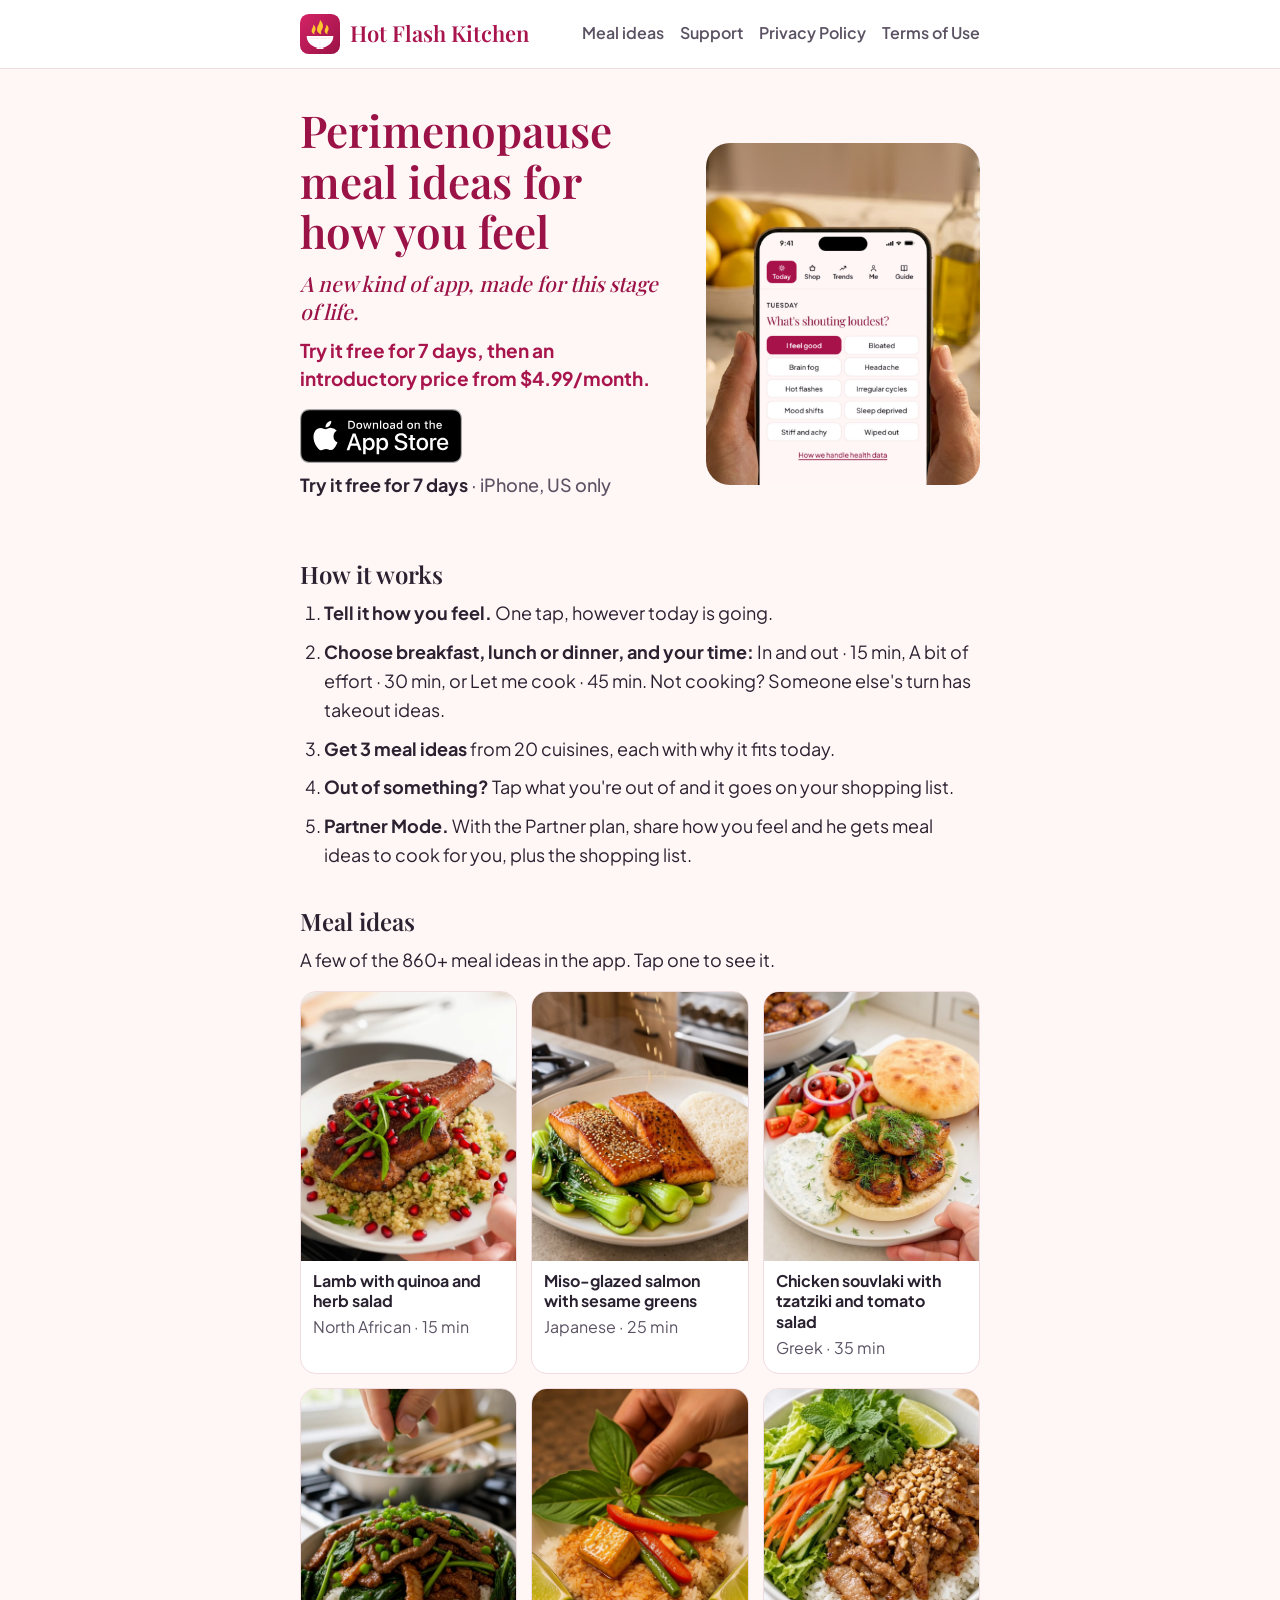
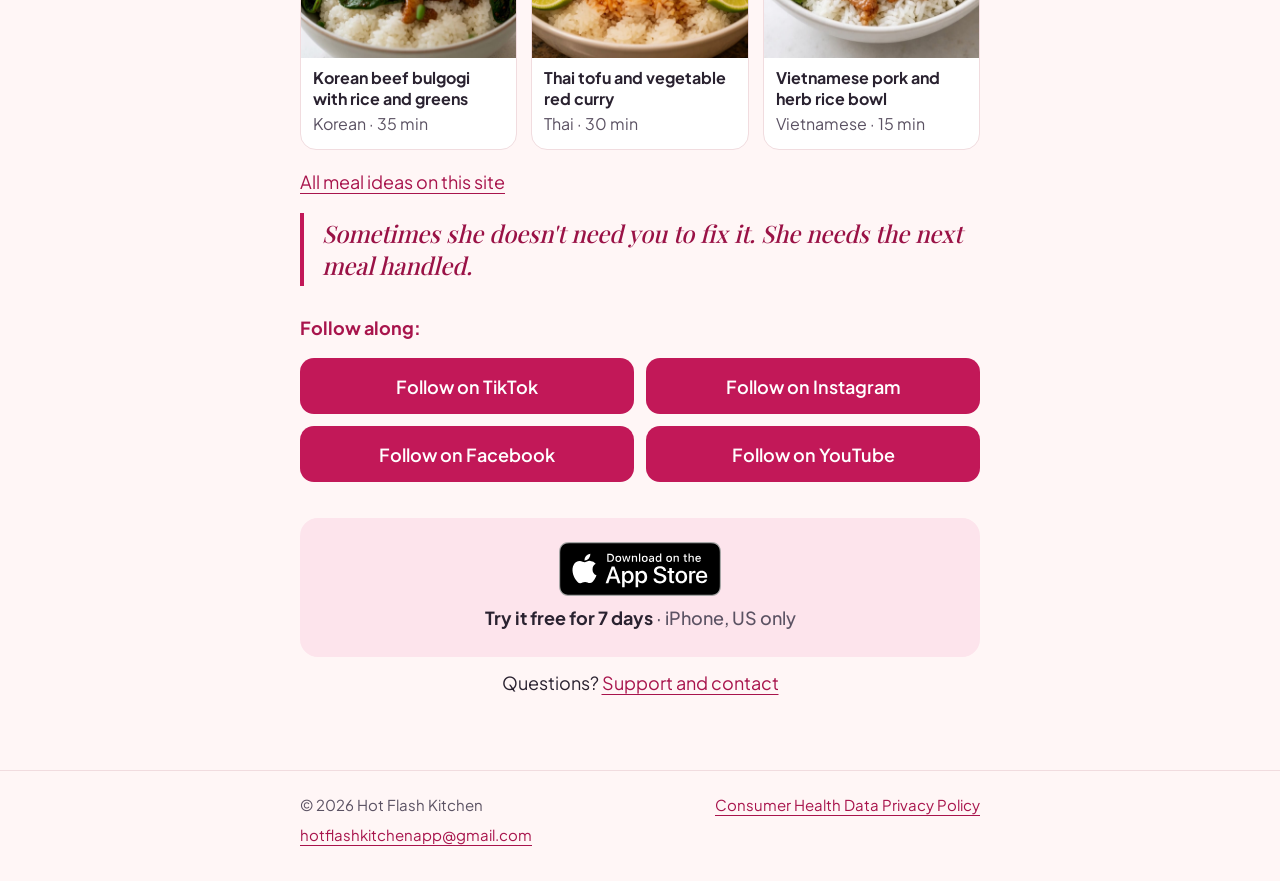
<file: index.html>
<!doctype html>
<html lang="en">
<head>
<meta charset="utf-8">
<meta name="viewport" content="width=device-width, initial-scale=1">
<title>Hot Flash Kitchen | Perimenopause Meal Ideas for How You Feel</title>
<meta name="description" content="Perimenopause meal ideas for how you feel today. Tell Hot Flash Kitchen how you feel, choose your meal and your time, and get three ideas from 20 cuisines, a shopping list for whatever you're out of, and Partner Mode. iPhone, US.">
<link rel="canonical" href="https://hotflashkitchen.github.io/">
<meta name="apple-itunes-app" content="app-id=6818412629">
<meta property="og:type" content="website">
<meta property="og:site_name" content="Hot Flash Kitchen">
<meta property="og:title" content="Hot Flash Kitchen | Perimenopause Meal Ideas for How You Feel">
<meta property="og:description" content="Perimenopause meal ideas for how you feel today. Tell Hot Flash Kitchen how you feel, choose your meal and your time, and get three ideas from 20 cuisines, a shopping list for whatever you're out of, and Partner Mode. iPhone, US.">
<meta property="og:url" content="https://hotflashkitchen.github.io/">
<meta property="og:image" content="https://hotflashkitchen.github.io/img/share.jpg">
<meta property="og:image:width" content="1200">
<meta property="og:image:height" content="630">
<meta property="og:image:alt" content="Hot Flash Kitchen: perimenopause meal ideas for how you feel">
<meta name="twitter:card" content="summary_large_image">
<meta name="twitter:title" content="Hot Flash Kitchen | Perimenopause Meal Ideas for How You Feel">
<meta name="twitter:description" content="Perimenopause meal ideas for how you feel today. Tell Hot Flash Kitchen how you feel, choose your meal and your time, and get three ideas from 20 cuisines, a shopping list for whatever you're out of, and Partner Mode. iPhone, US.">
<meta name="twitter:image" content="https://hotflashkitchen.github.io/img/share.jpg">
<link rel="icon" href="/favicon.svg" type="image/svg+xml">
<link rel="apple-touch-icon" href="/apple-touch-icon.png">
<link rel="stylesheet" href="/site.css?v=a00f2766">
</head>
<body>
<header class="top"><div class="top-in"><a class="brand" href="/">Hot Flash Kitchen<i aria-hidden="true"></i></a><nav><a href="/meal-ideas/">Meal ideas</a><a href="/support/">Support</a><a href="/privacy-policy/">Privacy Policy</a><a href="/terms-of-use/">Terms of Use</a></nav></div></header>
<main class="page">
<section class="hero">
<div class="hero-text">
<h1>Perimenopause meal ideas for how you feel</h1>
<p class="tagline">A new kind of app, made for this stage of life.</p>
<p class="offer" id="offer" data-switch="[[&quot;2000-01-01&quot;,&quot;Black Friday special: try it free for 7 days, then an introductory price from $4.99/month.&quot;],[&quot;2026-12-02&quot;,&quot;Try it free for 7 days, then an introductory price from $4.99/month.&quot;]]">Try it free for 7 days.</p>
<div class="cta cta-top"><a class="store-badge" href="https://apps.apple.com/app/apple-store/id6818412629?pt=129544938&ct=website-home&mt=8"><img src="/app-store-badge.svg" alt="Get Hot Flash Kitchen on the App Store" height="54"></a><p class="cta-line">Try it free for 7 days<span> · iPhone, US only</span></p></div>
</div>
<img class="hero-img" src="/img/hero.jpg" alt="A hand holding an iPhone with Hot Flash Kitchen's check-in screen" width="800" height="1000">
</section>
<section class="how-it-works"><h2>How it works</h2>
<ol class="how">
<li><strong>Tell it how you feel.</strong> One tap, however today is going.</li>
<li><strong>Choose breakfast, lunch or dinner, and your time:</strong> In and out · 15 min, A bit of effort · 30 min, or Let me cook · 45 min. Not cooking? Someone else's turn has takeout ideas.</li>
<li><strong>Get 3 meal ideas</strong> from 20 cuisines, each with why it fits today.</li>
<li><strong>Out of something?</strong> Tap what you're out of and it goes on your shopping list.</li>
<li><strong>Partner Mode.</strong> With the Partner plan, share how you feel and he gets meal ideas to cook for you, plus the shopping list.</li>
</ol></section>
<section class="meal-ideas"><h2>Meal ideas</h2>
<p>A few of the 860+ meal ideas in the app. Tap one to see it.</p>
<div class="meal-grid"><a class="meal-card" href="/meal-ideas/lamb-quinoa-herb-salad/"><img src="/img/meals/lamb-quinoa-herb-salad.jpg" alt="Lamb with quinoa and herb salad" width="900" height="1125" loading="lazy"><span class="meal-name">Lamb with quinoa and herb salad</span><span class="meal-meta">North African · 15 min</span></a><a class="meal-card" href="/meal-ideas/miso-salmon/"><img src="/img/meals/miso-salmon.jpg" alt="Miso-glazed salmon with sesame greens" width="900" height="1125" loading="lazy"><span class="meal-name">Miso-glazed salmon with sesame greens</span><span class="meal-meta">Japanese · 25 min</span></a><a class="meal-card" href="/meal-ideas/chicken-souvlaki/"><img src="/img/meals/chicken-souvlaki.jpg" alt="Chicken souvlaki with tzatziki and tomato salad" width="900" height="1125" loading="lazy"><span class="meal-name">Chicken souvlaki with tzatziki and tomato salad</span><span class="meal-meta">Greek · 35 min</span></a><a class="meal-card" href="/meal-ideas/beef-bulgogi/"><img src="/img/meals/beef-bulgogi.jpg" alt="Korean beef bulgogi with rice and greens" width="900" height="1125" loading="lazy"><span class="meal-name">Korean beef bulgogi with rice and greens</span><span class="meal-meta">Korean · 35 min</span></a><a class="meal-card" href="/meal-ideas/thai-red-curry/"><img src="/img/meals/thai-red-curry.jpg" alt="Thai tofu and vegetable red curry" width="900" height="1125" loading="lazy"><span class="meal-name">Thai tofu and vegetable red curry</span><span class="meal-meta">Thai · 30 min</span></a><a class="meal-card" href="/meal-ideas/vietnamese-pork-rice-bowl/"><img src="/img/meals/vietnamese-pork-rice-bowl.jpg" alt="Vietnamese pork and herb rice bowl" width="900" height="1125" loading="lazy"><span class="meal-name">Vietnamese pork and herb rice bowl</span><span class="meal-meta">Vietnamese · 15 min</span></a></div>
<p><a class="more" href="/meal-ideas/">All meal ideas on this site</a></p></section>
<blockquote class="mission"><p>Sometimes she doesn&#39;t need you to fix it. She needs the next meal handled.</p></blockquote>
<p><strong>Follow along:</strong></p>
<div class="btn-row">
<a class="btn" href="https://www.tiktok.com/@hotflashkitchen" target="_blank" rel="noopener">Follow on TikTok</a>
<a class="btn" href="https://instagram.com/hotflashkitchenapp" target="_blank" rel="noopener">Follow on Instagram</a>
<a class="btn" href="https://facebook.com/hotflashkitchen" target="_blank" rel="noopener">Follow on Facebook</a>
<a class="btn" href="https://www.youtube.com/@HotFlashKitchen" target="_blank" rel="noopener">Follow on YouTube</a>
</div>

<div class="cta cta-bottom"><a class="store-badge" href="https://apps.apple.com/app/apple-store/id6818412629?pt=129544938&ct=website-home&mt=8"><img src="/app-store-badge.svg" alt="Get Hot Flash Kitchen on the App Store" height="54"></a><p class="cta-line">Try it free for 7 days<span> · iPhone, US only</span></p></div>
<p class="help">Questions? <a href="/support/">Support and contact</a></p>
</main>
<script>(function(){var d=new Date(Date.now()-36e6).toISOString().slice(0,10);var a=document.querySelectorAll("[data-switch]");for(var i=0;i<a.length;i++){var s=JSON.parse(a[i].getAttribute("data-switch")),t=null;for(var j=0;j<s.length;j++)if(d>=s[j][0])t=s[j][1];if(t!==null)a[i].textContent=t;}})();</script>
<footer class="foot"><div class="foot-in"><span>© 2026 Hot Flash Kitchen</span><a href="/consumer-health-data/">Consumer Health Data Privacy Policy</a><a href="mailto:hotflashkitchenapp@gmail.com">hotflashkitchenapp@gmail.com</a></div></footer>
</body>
</html>
</file>
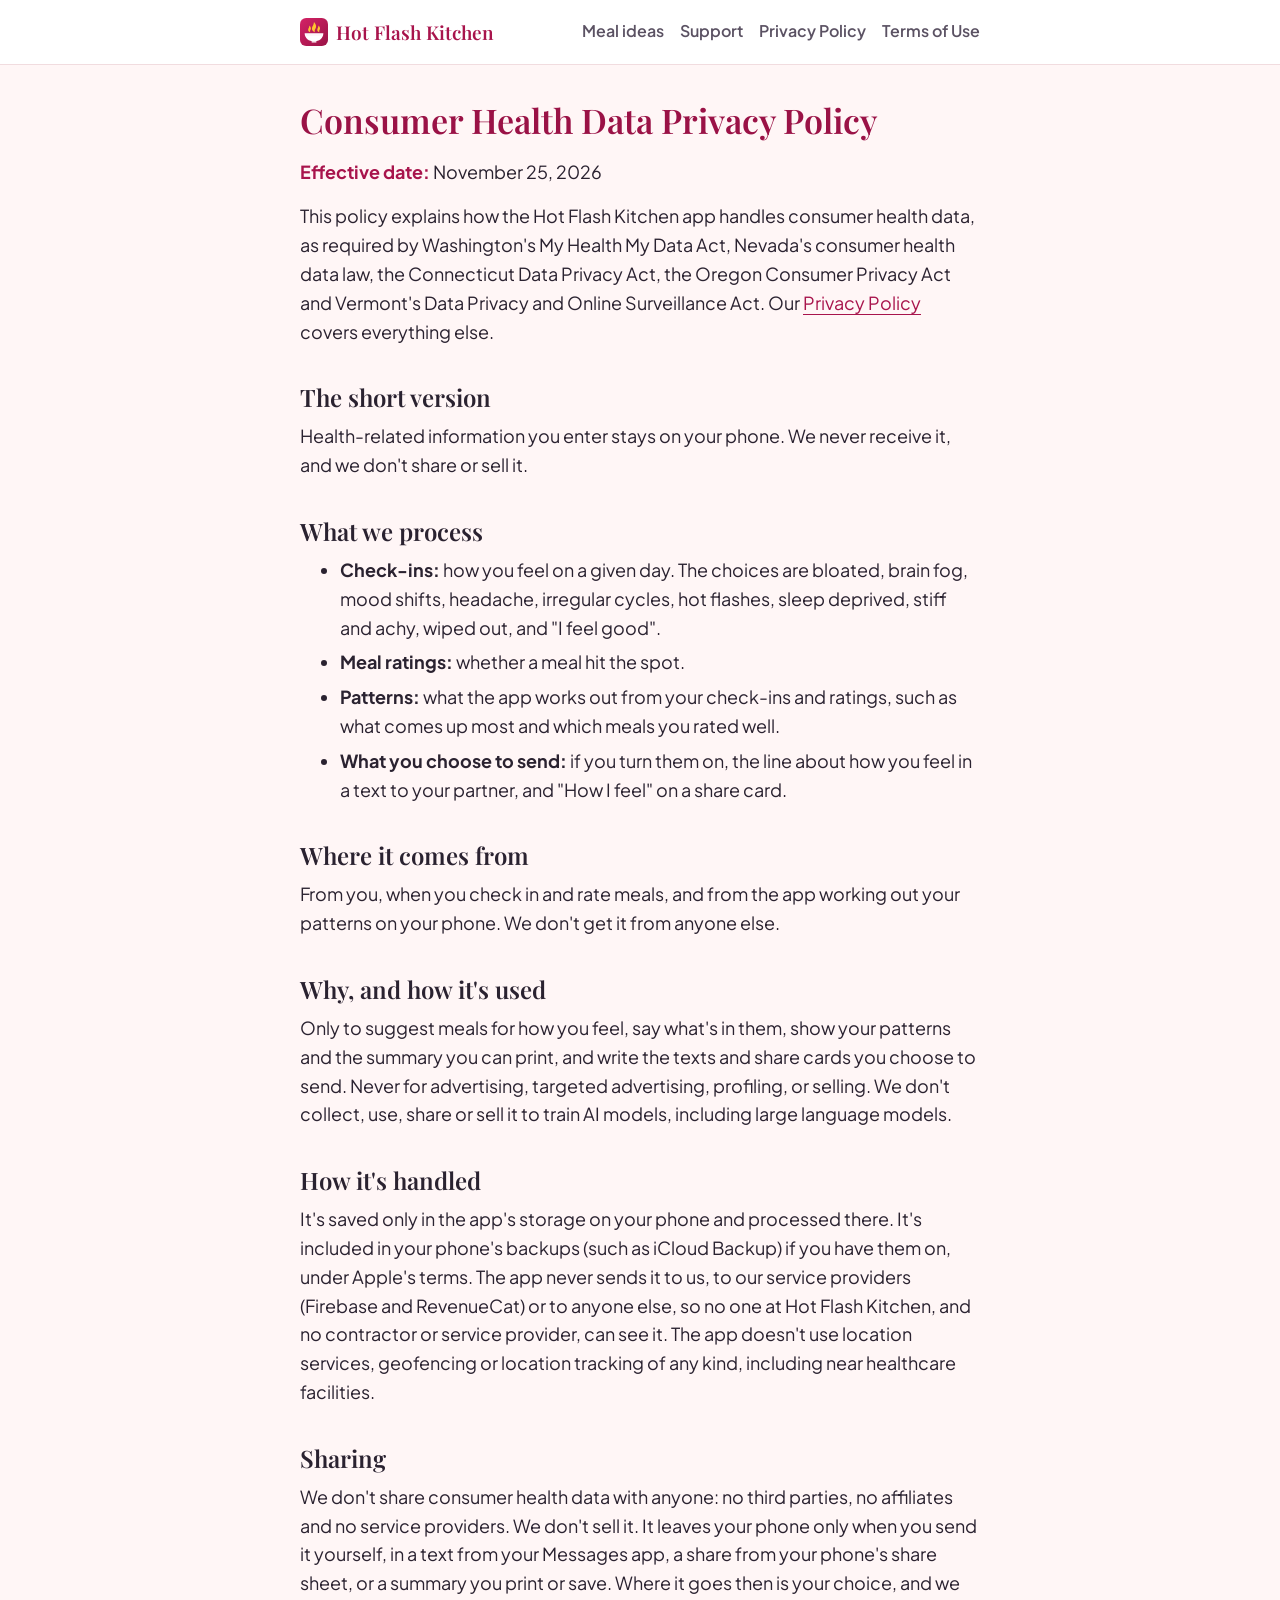
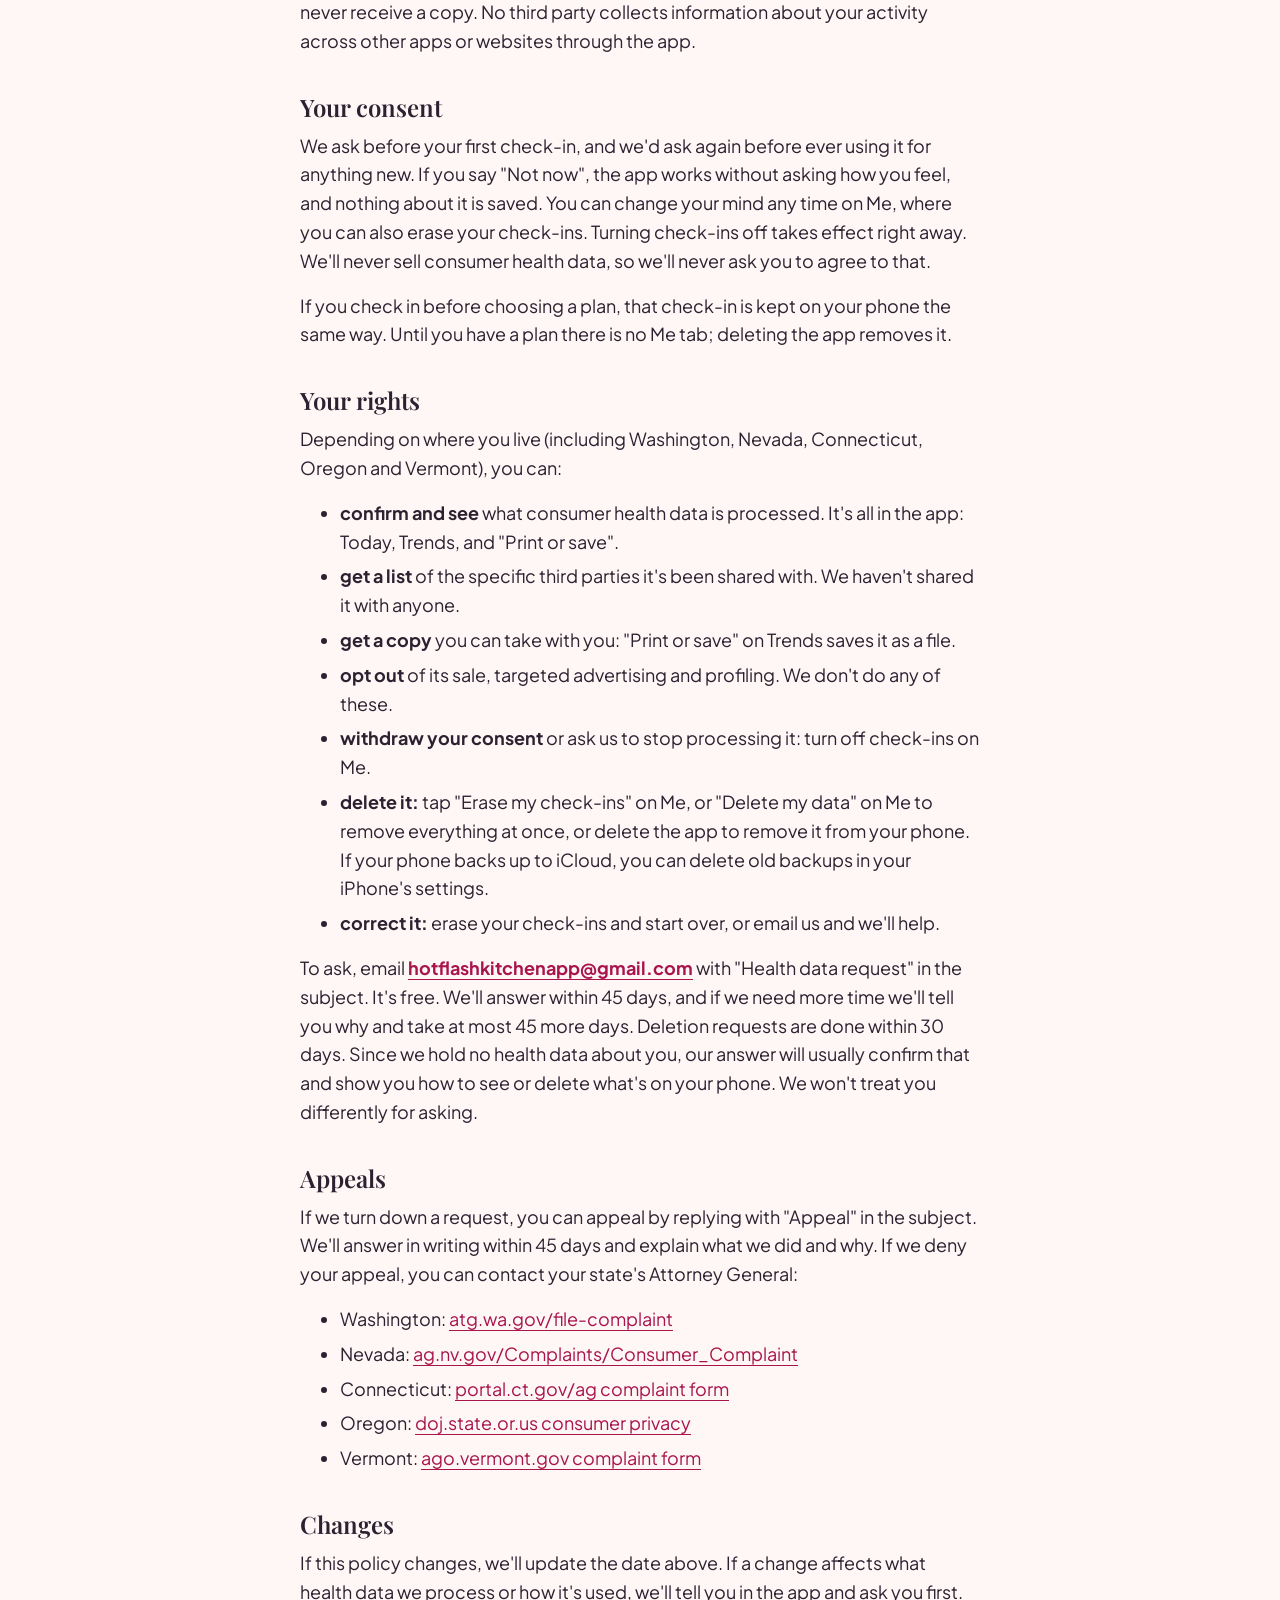
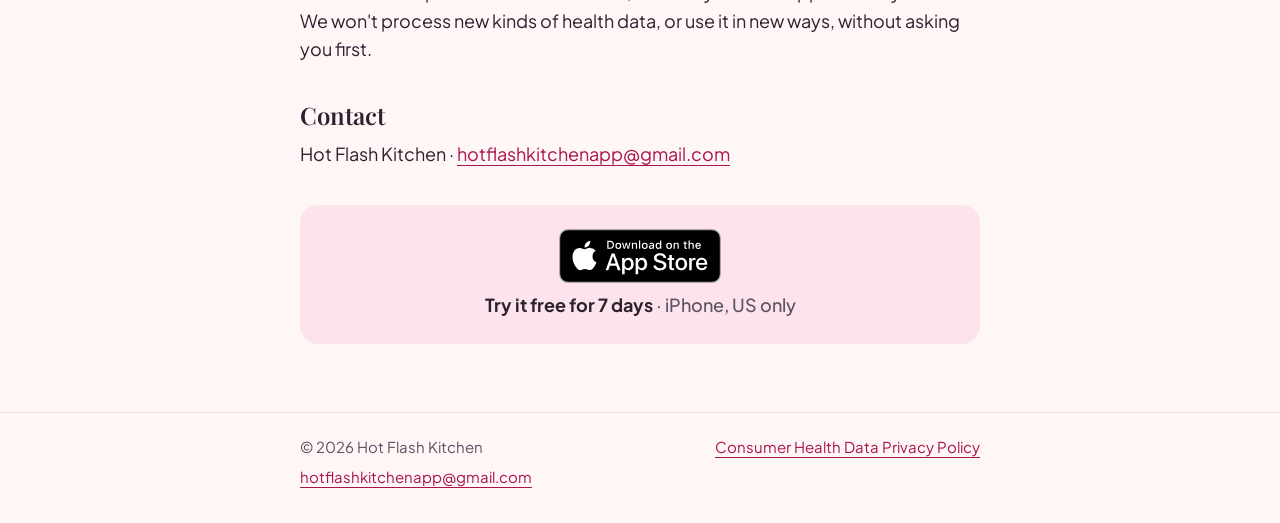
<file: consumer-health-data/index.html>
<!doctype html>
<html lang="en">
<head>
<meta charset="utf-8">
<meta name="viewport" content="width=device-width, initial-scale=1">
<title>Consumer Health Data Privacy Policy | Hot Flash Kitchen</title>
<meta name="description" content="Hot Flash Kitchen's Consumer Health Data Privacy Policy: what the perimenopause meal ideas app collects, why, and your rights.">
<link rel="canonical" href="https://hotflashkitchen.github.io/consumer-health-data/">
<meta name="apple-itunes-app" content="app-id=6818412629">
<meta property="og:type" content="website">
<meta property="og:site_name" content="Hot Flash Kitchen">
<meta property="og:title" content="Consumer Health Data Privacy Policy | Hot Flash Kitchen">
<meta property="og:description" content="Hot Flash Kitchen's Consumer Health Data Privacy Policy: what the perimenopause meal ideas app collects, why, and your rights.">
<meta property="og:url" content="https://hotflashkitchen.github.io/consumer-health-data/">
<meta property="og:image" content="https://hotflashkitchen.github.io/img/share.jpg">
<meta property="og:image:width" content="1200">
<meta property="og:image:height" content="630">
<meta property="og:image:alt" content="Hot Flash Kitchen: perimenopause meal ideas for how you feel">
<meta name="twitter:card" content="summary_large_image">
<meta name="twitter:title" content="Consumer Health Data Privacy Policy | Hot Flash Kitchen">
<meta name="twitter:description" content="Hot Flash Kitchen's Consumer Health Data Privacy Policy: what the perimenopause meal ideas app collects, why, and your rights.">
<meta name="twitter:image" content="https://hotflashkitchen.github.io/img/share.jpg">
<link rel="icon" href="/favicon.svg" type="image/svg+xml">
<link rel="apple-touch-icon" href="/apple-touch-icon.png">
<link rel="stylesheet" href="/site.css?v=a00f2766">
</head>
<body class="legal">
<header class="top"><div class="top-in"><a class="brand" href="/">Hot Flash Kitchen<i aria-hidden="true"></i></a><nav><a href="/meal-ideas/">Meal ideas</a><a href="/support/">Support</a><a href="/privacy-policy/">Privacy Policy</a><a href="/terms-of-use/">Terms of Use</a></nav></div></header>
<main class="page">
<h1>Consumer Health Data Privacy Policy</h1>
<p><strong>Effective date:</strong> November 25, 2026</p>
<p>This policy explains how the Hot Flash Kitchen app handles consumer health data, as required by
Washington&#39;s My Health My Data Act, Nevada&#39;s consumer health data law, the Connecticut Data Privacy
Act, the Oregon Consumer Privacy Act and Vermont&#39;s Data Privacy and Online Surveillance Act. Our <a href="/privacy-policy/">Privacy Policy</a> covers everything else.</p>
<h2>The short version</h2>
<p>Health-related information you enter stays on your phone. We never receive it, and we don&#39;t share or
sell it.</p>
<h2>What we process</h2>
<ul>
<li><strong>Check-ins:</strong> how you feel on a given day. The choices are bloated, brain fog, mood shifts,
headache, irregular cycles, hot flashes, sleep deprived, stiff and achy, wiped out, and &quot;I feel
good&quot;.</li>
<li><strong>Meal ratings:</strong> whether a meal hit the spot.</li>
<li><strong>Patterns:</strong> what the app works out from your check-ins and ratings, such as what comes up most and
which meals you rated well.</li>
<li><strong>What you choose to send:</strong> if you turn them on, the line about how you feel in a text to your
partner, and &quot;How I feel&quot; on a share card.</li>
</ul>
<h2>Where it comes from</h2>
<p>From you, when you check in and rate meals, and from the app working out your patterns on your phone.
We don&#39;t get it from anyone else.</p>
<h2>Why, and how it&#39;s used</h2>
<p>Only to suggest meals for how you feel, say what&#39;s in them, show your patterns and the
summary you can print, and write the texts and share cards you choose to send. Never for advertising,
targeted advertising, profiling, or selling. We don&#39;t collect, use, share or sell it to train AI
models, including large language models.</p>
<h2>How it&#39;s handled</h2>
<p>It&#39;s saved only in the app&#39;s storage on your phone and processed there. It&#39;s included in your phone&#39;s
backups (such as iCloud Backup) if you have them on, under Apple&#39;s terms. The app never sends it to
us, to our service providers (Firebase and RevenueCat) or to anyone else, so no one at Hot Flash
Kitchen, and no contractor or service provider, can see it. The app doesn&#39;t use location services,
geofencing or location tracking of any kind, including near healthcare facilities.</p>
<h2>Sharing</h2>
<p>We don&#39;t share consumer health data with anyone: no third parties, no affiliates and no service
providers. We don&#39;t sell it. It leaves your phone only when you send it yourself, in a text from your
Messages app, a share from your phone&#39;s share sheet, or a summary you print or save. Where it goes
then is your choice, and we never receive a copy. No third party collects information about your
activity across other apps or websites through the app.</p>
<h2>Your consent</h2>
<p>We ask before your first check-in, and we&#39;d ask again before ever using it for anything new. If you
say &quot;Not now&quot;, the app works without asking how you feel, and nothing about it is saved. You can
change your mind any time on Me, where you can also erase your check-ins. Turning check-ins off
takes effect right away. We&#39;ll never sell consumer health data, so we&#39;ll never ask you to agree to
that.</p>
<p>If you check in before choosing a plan, that check-in is kept on your phone the same way. Until you have a
plan there is no Me tab; deleting the app removes it.</p>
<h2>Your rights</h2>
<p>Depending on where you live (including Washington, Nevada, Connecticut, Oregon and Vermont), you can:</p>
<ul>
<li><strong>confirm and see</strong> what consumer health data is processed. It&#39;s all in the app: Today, Trends,
and &quot;Print or save&quot;.</li>
<li><strong>get a list</strong> of the specific third parties it&#39;s been shared with. We haven&#39;t shared it with
anyone.</li>
<li><strong>get a copy</strong> you can take with you: &quot;Print or save&quot; on Trends saves it as a file.</li>
<li><strong>opt out</strong> of its sale, targeted advertising and profiling. We don&#39;t do any of these.</li>
<li><strong>withdraw your consent</strong> or ask us to stop processing it: turn off check-ins on Me.</li>
<li><strong>delete it:</strong> tap &quot;Erase my check-ins&quot; on Me, or &quot;Delete my data&quot; on Me to remove everything at
once, or delete the app to remove it from your phone.
If your phone backs up to iCloud, you can delete old backups in your iPhone&#39;s settings.</li>
<li><strong>correct it:</strong> erase your check-ins and start over, or email us and we&#39;ll help.</li>
</ul>
<p>To ask, email <strong><a href="mailto:hotflashkitchenapp@gmail.com">hotflashkitchenapp@gmail.com</a></strong> with &quot;Health data request&quot; in the subject. It&#39;s free.
We&#39;ll answer within 45 days, and if we need more time we&#39;ll tell you why and take at most 45 more
days. Deletion requests are done within 30 days. Since we hold no health data about you, our answer
will usually confirm that and show you how to see or delete what&#39;s on your phone. We won&#39;t treat you
differently for asking.</p>
<h2>Appeals</h2>
<p>If we turn down a request, you can appeal by replying with &quot;Appeal&quot; in the subject. We&#39;ll answer in
writing within 45 days and explain what we did and why. If we deny your appeal, you can contact your
state&#39;s Attorney General:</p>
<ul>
<li>Washington: <a href="https://www.atg.wa.gov/file-complaint">atg.wa.gov/file-complaint</a></li>
<li>Nevada: <a href="https://ag.nv.gov/Complaints/Consumer_Complaint/">ag.nv.gov/Complaints/Consumer_Complaint</a></li>
<li>Connecticut: <a href="https://portal.ct.gov/ag/common/complaint-form-landing-page">portal.ct.gov/ag complaint form</a></li>
<li>Oregon: <a href="https://www.doj.state.or.us/consumer-protection/id-theft-data-breaches/privacy/">doj.state.or.us consumer privacy</a></li>
<li>Vermont: <a href="https://ago.vermont.gov/consumer-assistance-program-complaint-form">ago.vermont.gov complaint form</a></li>
</ul>
<h2>Changes</h2>
<p>If this policy changes, we&#39;ll update the date above. If a change affects what health data we process or
how it&#39;s used, we&#39;ll tell you in the app and ask you first. We won&#39;t process new kinds of health data, or
use it in new ways, without asking you first.</p>
<h2>Contact</h2>
<p>Hot Flash Kitchen · <a href="mailto:hotflashkitchenapp@gmail.com">hotflashkitchenapp@gmail.com</a></p>
<div class="cta cta-bottom"><a class="store-badge" href="https://apps.apple.com/app/apple-store/id6818412629?pt=129544938&ct=website-health-data&mt=8"><img src="/app-store-badge.svg" alt="Get Hot Flash Kitchen on the App Store" height="54"></a><p class="cta-line">Try it free for 7 days<span> · iPhone, US only</span></p></div>
</main>
<footer class="foot"><div class="foot-in"><span>© 2026 Hot Flash Kitchen</span><a href="/consumer-health-data/" aria-current="page">Consumer Health Data Privacy Policy</a><a href="mailto:hotflashkitchenapp@gmail.com">hotflashkitchenapp@gmail.com</a></div></footer>
</body>
</html>
</file>
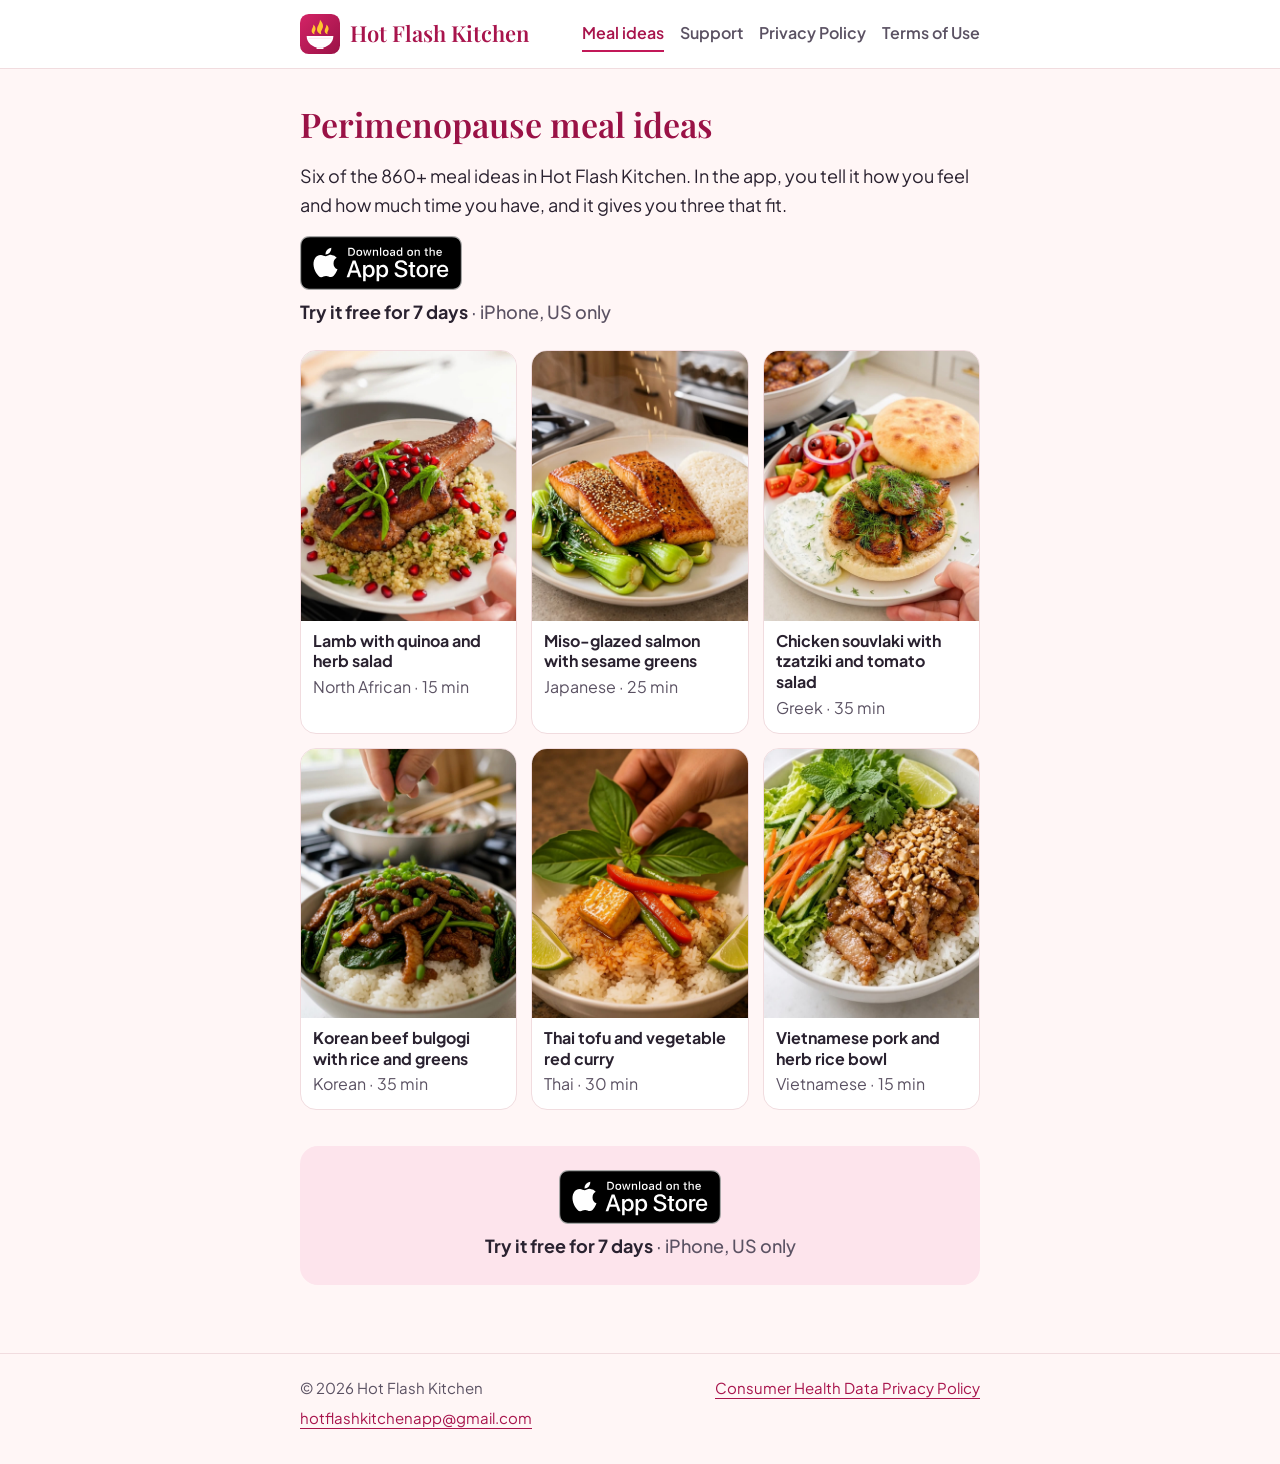
<file: meal-ideas/index.html>
<!doctype html>
<html lang="en">
<head>
<meta charset="utf-8">
<meta name="viewport" content="width=device-width, initial-scale=1">
<title>Perimenopause Meal Ideas | Hot Flash Kitchen</title>
<meta name="description" content="Perimenopause meal ideas from Hot Flash Kitchen: lamb with quinoa, miso salmon, chicken souvlaki, beef bulgogi, Thai red curry and a Vietnamese pork rice bowl. Get ideas for how you feel on iPhone.">
<link rel="canonical" href="https://hotflashkitchen.github.io/meal-ideas/">
<meta name="apple-itunes-app" content="app-id=6818412629">
<meta property="og:type" content="website">
<meta property="og:site_name" content="Hot Flash Kitchen">
<meta property="og:title" content="Perimenopause Meal Ideas | Hot Flash Kitchen">
<meta property="og:description" content="Perimenopause meal ideas from Hot Flash Kitchen: lamb with quinoa, miso salmon, chicken souvlaki, beef bulgogi, Thai red curry and a Vietnamese pork rice bowl. Get ideas for how you feel on iPhone.">
<meta property="og:url" content="https://hotflashkitchen.github.io/meal-ideas/">
<meta property="og:image" content="https://hotflashkitchen.github.io/img/share.jpg">
<meta property="og:image:width" content="1200">
<meta property="og:image:height" content="630">
<meta property="og:image:alt" content="Hot Flash Kitchen: perimenopause meal ideas for how you feel">
<meta name="twitter:card" content="summary_large_image">
<meta name="twitter:title" content="Perimenopause Meal Ideas | Hot Flash Kitchen">
<meta name="twitter:description" content="Perimenopause meal ideas from Hot Flash Kitchen: lamb with quinoa, miso salmon, chicken souvlaki, beef bulgogi, Thai red curry and a Vietnamese pork rice bowl. Get ideas for how you feel on iPhone.">
<meta name="twitter:image" content="https://hotflashkitchen.github.io/img/share.jpg">
<link rel="icon" href="/favicon.svg" type="image/svg+xml">
<link rel="apple-touch-icon" href="/apple-touch-icon.png">
<link rel="stylesheet" href="/site.css?v=a00f2766">
</head>
<body>
<header class="top"><div class="top-in"><a class="brand" href="/">Hot Flash Kitchen<i aria-hidden="true"></i></a><nav><a href="/meal-ideas/" aria-current="page">Meal ideas</a><a href="/support/">Support</a><a href="/privacy-policy/">Privacy Policy</a><a href="/terms-of-use/">Terms of Use</a></nav></div></header>
<main class="page">
<h1>Perimenopause meal ideas</h1>
<p>Six of the 860+ meal ideas in Hot Flash Kitchen. In the app, you tell it how you feel and how much time you have, and it gives you three that fit.</p>
<div class="cta cta-top"><a class="store-badge" href="https://apps.apple.com/app/apple-store/id6818412629?pt=129544938&ct=website-meal-ideas&mt=8"><img src="/app-store-badge.svg" alt="Get Hot Flash Kitchen on the App Store" height="54"></a><p class="cta-line">Try it free for 7 days<span> · iPhone, US only</span></p></div>
<div class="meal-grid"><a class="meal-card" href="/meal-ideas/lamb-quinoa-herb-salad/"><img src="/img/meals/lamb-quinoa-herb-salad.jpg" alt="Lamb with quinoa and herb salad" width="900" height="1125" loading="lazy"><span class="meal-name">Lamb with quinoa and herb salad</span><span class="meal-meta">North African · 15 min</span></a><a class="meal-card" href="/meal-ideas/miso-salmon/"><img src="/img/meals/miso-salmon.jpg" alt="Miso-glazed salmon with sesame greens" width="900" height="1125" loading="lazy"><span class="meal-name">Miso-glazed salmon with sesame greens</span><span class="meal-meta">Japanese · 25 min</span></a><a class="meal-card" href="/meal-ideas/chicken-souvlaki/"><img src="/img/meals/chicken-souvlaki.jpg" alt="Chicken souvlaki with tzatziki and tomato salad" width="900" height="1125" loading="lazy"><span class="meal-name">Chicken souvlaki with tzatziki and tomato salad</span><span class="meal-meta">Greek · 35 min</span></a><a class="meal-card" href="/meal-ideas/beef-bulgogi/"><img src="/img/meals/beef-bulgogi.jpg" alt="Korean beef bulgogi with rice and greens" width="900" height="1125" loading="lazy"><span class="meal-name">Korean beef bulgogi with rice and greens</span><span class="meal-meta">Korean · 35 min</span></a><a class="meal-card" href="/meal-ideas/thai-red-curry/"><img src="/img/meals/thai-red-curry.jpg" alt="Thai tofu and vegetable red curry" width="900" height="1125" loading="lazy"><span class="meal-name">Thai tofu and vegetable red curry</span><span class="meal-meta">Thai · 30 min</span></a><a class="meal-card" href="/meal-ideas/vietnamese-pork-rice-bowl/"><img src="/img/meals/vietnamese-pork-rice-bowl.jpg" alt="Vietnamese pork and herb rice bowl" width="900" height="1125" loading="lazy"><span class="meal-name">Vietnamese pork and herb rice bowl</span><span class="meal-meta">Vietnamese · 15 min</span></a></div>
<div class="cta cta-bottom"><a class="store-badge" href="https://apps.apple.com/app/apple-store/id6818412629?pt=129544938&ct=website-meal-ideas&mt=8"><img src="/app-store-badge.svg" alt="Get Hot Flash Kitchen on the App Store" height="54"></a><p class="cta-line">Try it free for 7 days<span> · iPhone, US only</span></p></div>
</main>
<footer class="foot"><div class="foot-in"><span>© 2026 Hot Flash Kitchen</span><a href="/consumer-health-data/">Consumer Health Data Privacy Policy</a><a href="mailto:hotflashkitchenapp@gmail.com">hotflashkitchenapp@gmail.com</a></div></footer>
</body>
</html>
</file>
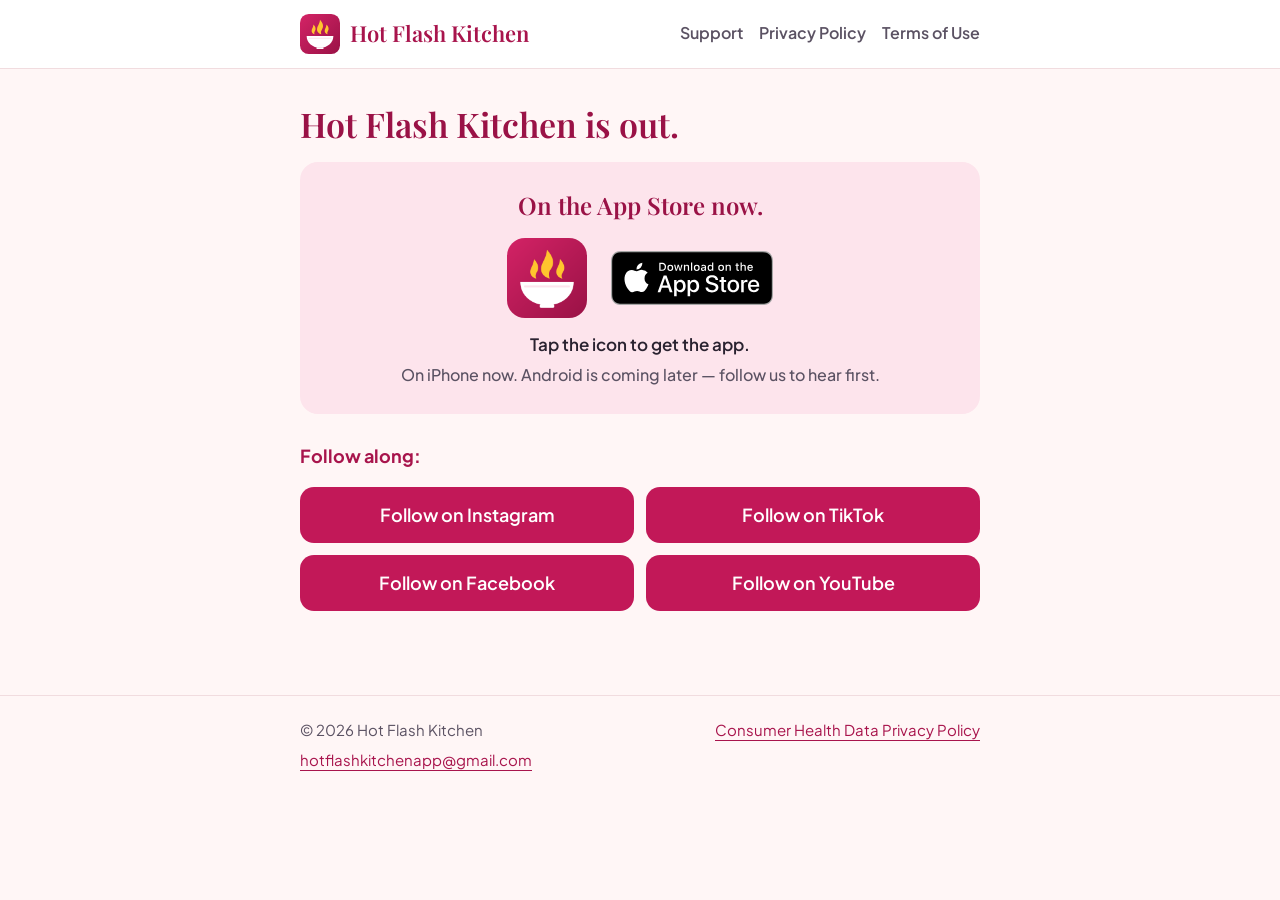
<file: notify/index.html>
<!doctype html>
<html lang="en">
<head>
<meta charset="utf-8">
<meta name="viewport" content="width=device-width, initial-scale=1">
<meta name="apple-itunes-app" content="app-id=6818412629">
<title>Hot Flash Kitchen is out</title>
<meta name="description" content="Hot Flash Kitchen is on the App Store now.">
<link rel="icon" href="/favicon.svg" type="image/svg+xml">
<link rel="stylesheet" href="/site.css?v=a00f2766">
</head>
<body>
<header class="top"><div class="top-in"><a class="brand" href="/">Hot Flash Kitchen<i aria-hidden="true"></i></a><nav><a href="/">Support</a><a href="/privacy-policy/">Privacy Policy</a><a href="/terms-of-use/">Terms of Use</a></nav></div></header>
<main class="page">
<h1>Hot Flash Kitchen is out.</h1>
<div class="launch"><p><strong>On the App Store now.</strong></p><div class="store-links"><a class="store-icon" href="https://apps.apple.com/app/apple-store/id6818412629?pt=129544938&ct=website&mt=8"><img src="/app-icon.png" alt="Get Hot Flash Kitchen on the App Store" width="80" height="80"></a><a class="store-badge" href="https://apps.apple.com/app/apple-store/id6818412629?pt=129544938&ct=website&mt=8"><img src="/app-store-badge.svg" alt="Get Hot Flash Kitchen on the App Store" height="54"></a></div><p class="tap">Tap the icon to get the app.</p><p class="android">On iPhone now. Android is coming later — follow us to hear first.</p></div>
<p><strong>Follow along:</strong></p>
<div class="btn-row">
<a class="btn" href="https://instagram.com/hotflashkitchenapp" target="_blank" rel="noopener">Follow on Instagram</a>
<a class="btn" href="https://www.tiktok.com/@hotflashkitchen" target="_blank" rel="noopener">Follow on TikTok</a>
<a class="btn" href="https://facebook.com/hotflashkitchen" target="_blank" rel="noopener">Follow on Facebook</a>
<a class="btn" href="https://www.youtube.com/@HotFlashKitchen" target="_blank" rel="noopener">Follow on YouTube</a>
</div>
<form class="signup" action="https://app.kit.com/forms/KIT_FORM_ID/subscriptions" method="post" hidden>
<label for="email">Or get one email when it's out</label>
<div class="signup-row"><input id="email" name="email_address" type="email" autocomplete="email" required placeholder="you@example.com"><button type="submit">Get notified</button></div>
<p class="fine">We&#39;ll email you when the app is out, plus the occasional kitchen update. Unsubscribe any time. See our <a href="/privacy-policy/">Privacy Policy</a>.</p>
</form>
<script>
// The email signup, off until the Kit form exists (it's on hold for now). WHEN KIT IS READY: put the
// form's ID between the quotes on the next line (the number from Kit's Publish > Embed > HTML), then push.
var KIT_FORM_ID = "";
if (KIT_FORM_ID) {
  var form = document.querySelector(".signup");
  form.action = "https://app.kit.com/forms/" + KIT_FORM_ID + "/subscriptions";
  form.hidden = false;
}
</script>
</main>
<footer class="foot"><div class="foot-in"><span>© 2026 Hot Flash Kitchen</span><a href="/consumer-health-data/">Consumer Health Data Privacy Policy</a><a href="mailto:hotflashkitchenapp@gmail.com">hotflashkitchenapp@gmail.com</a></div></footer>
</body>
</html>
</file>
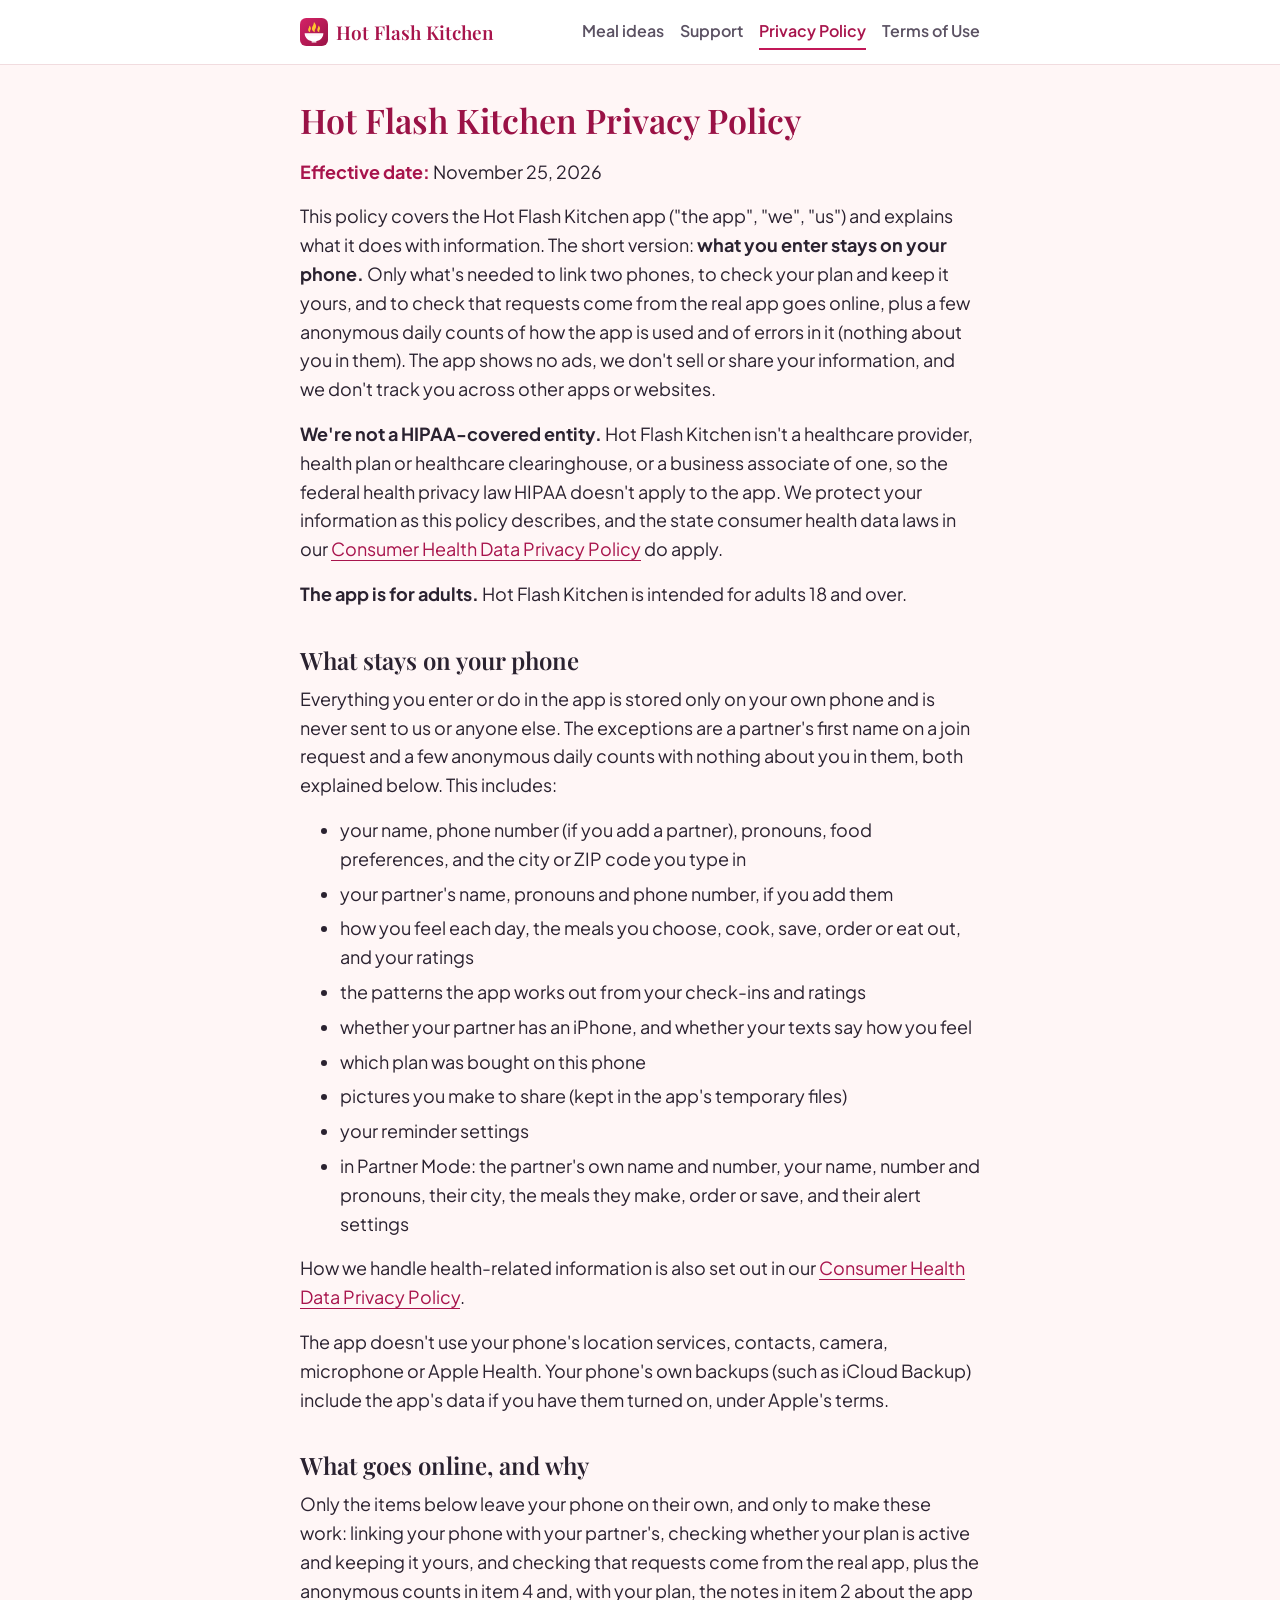
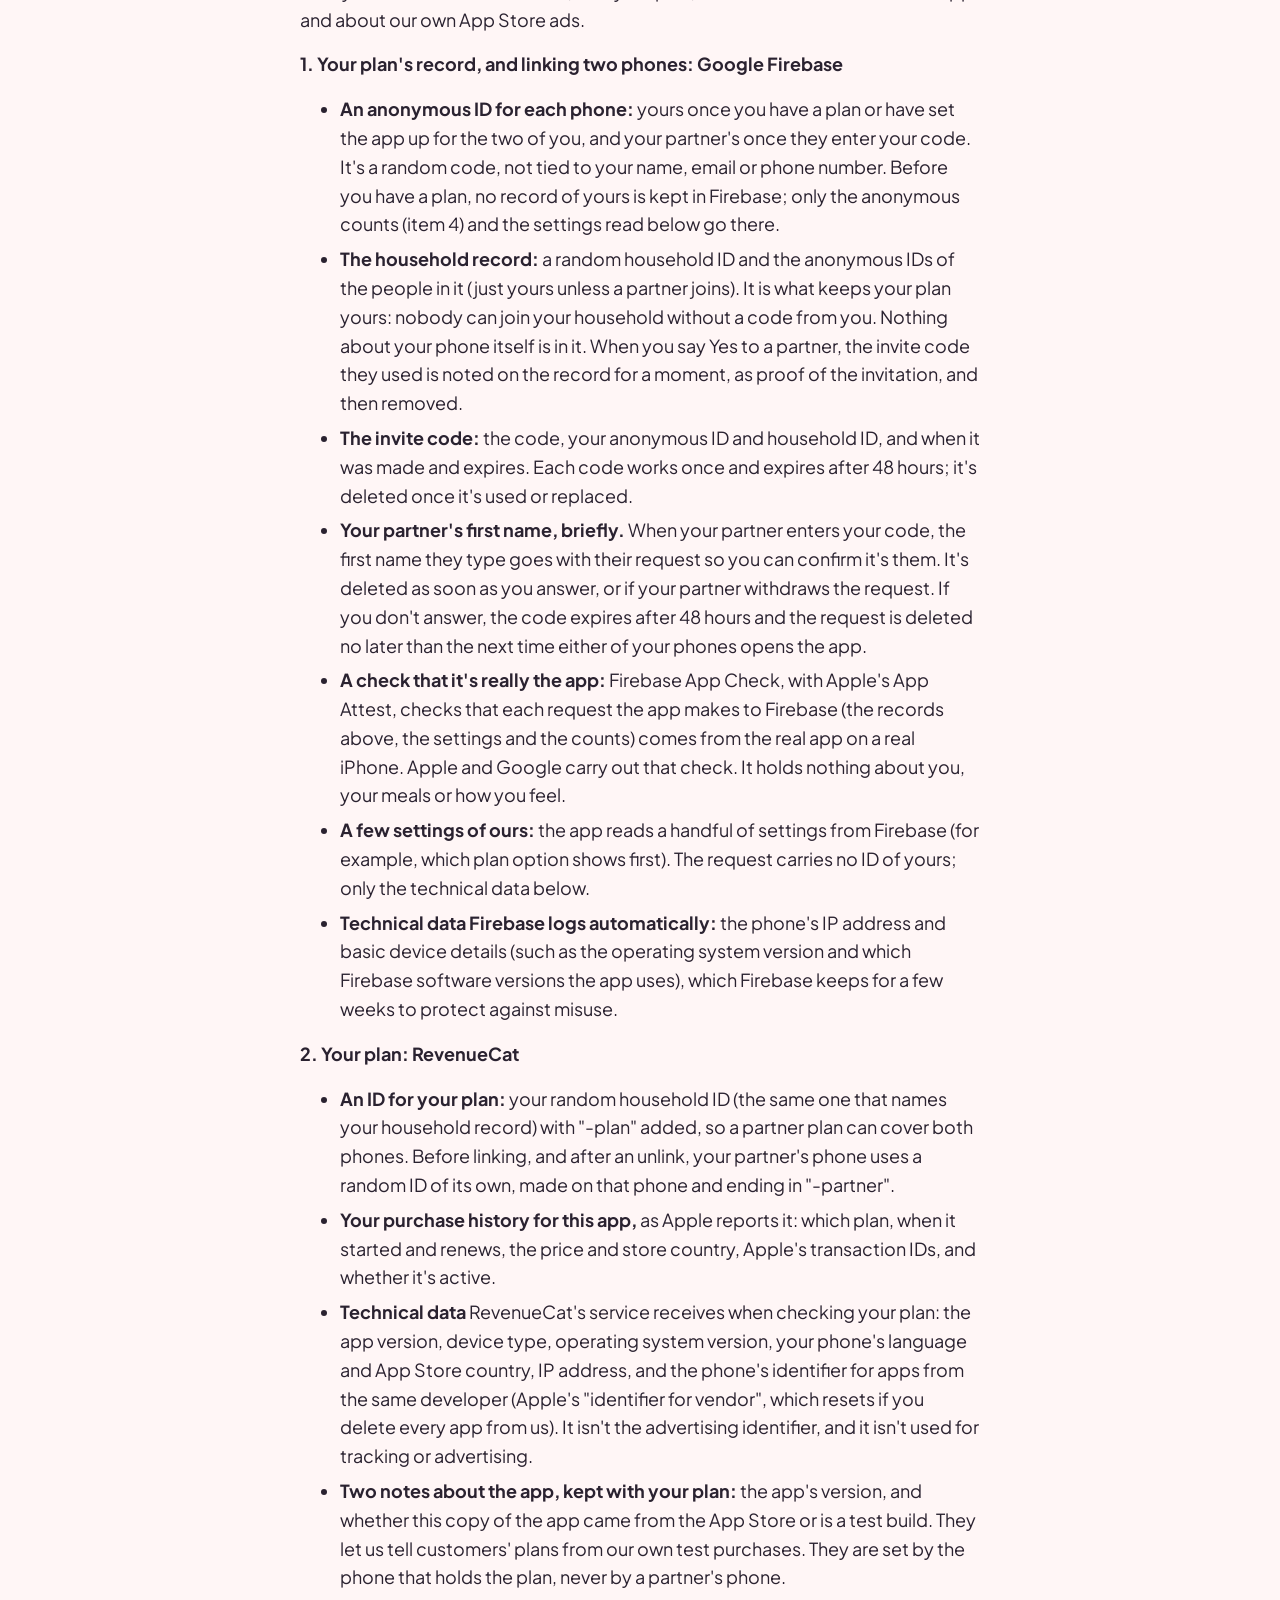
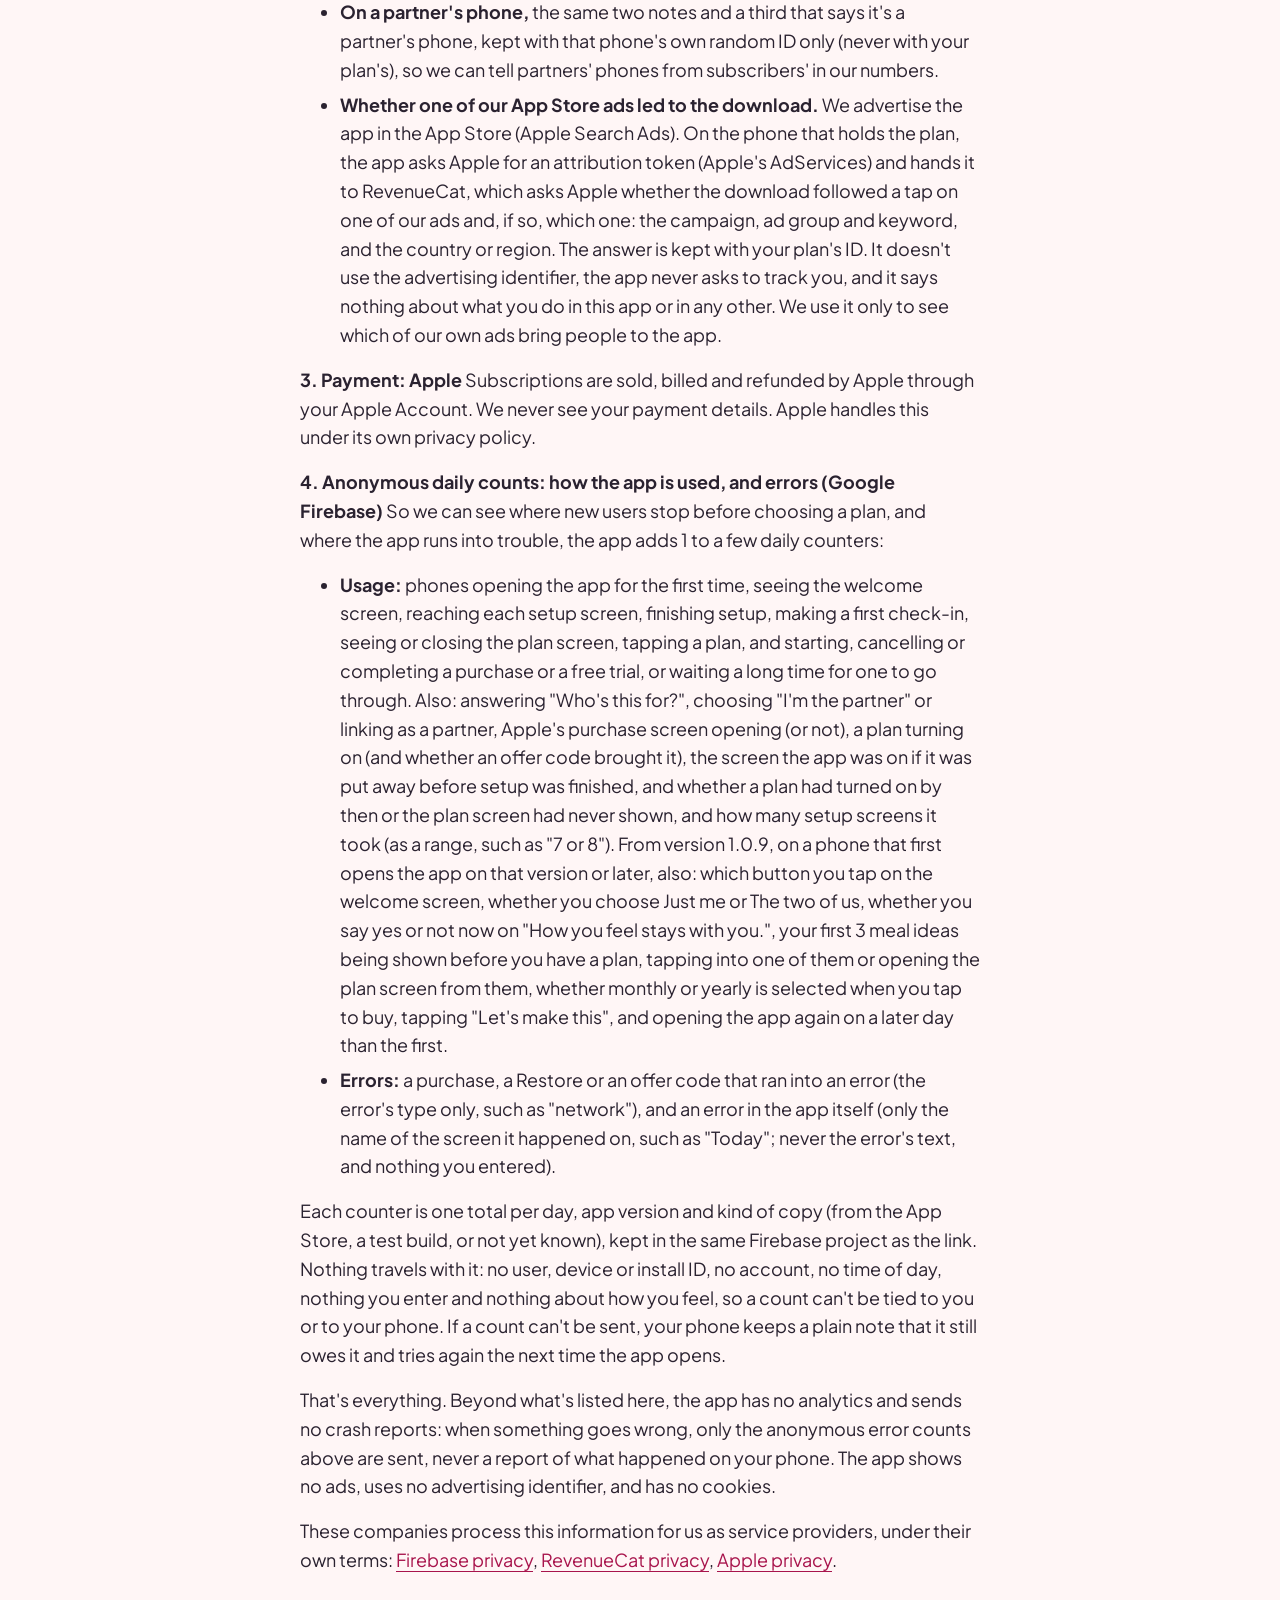
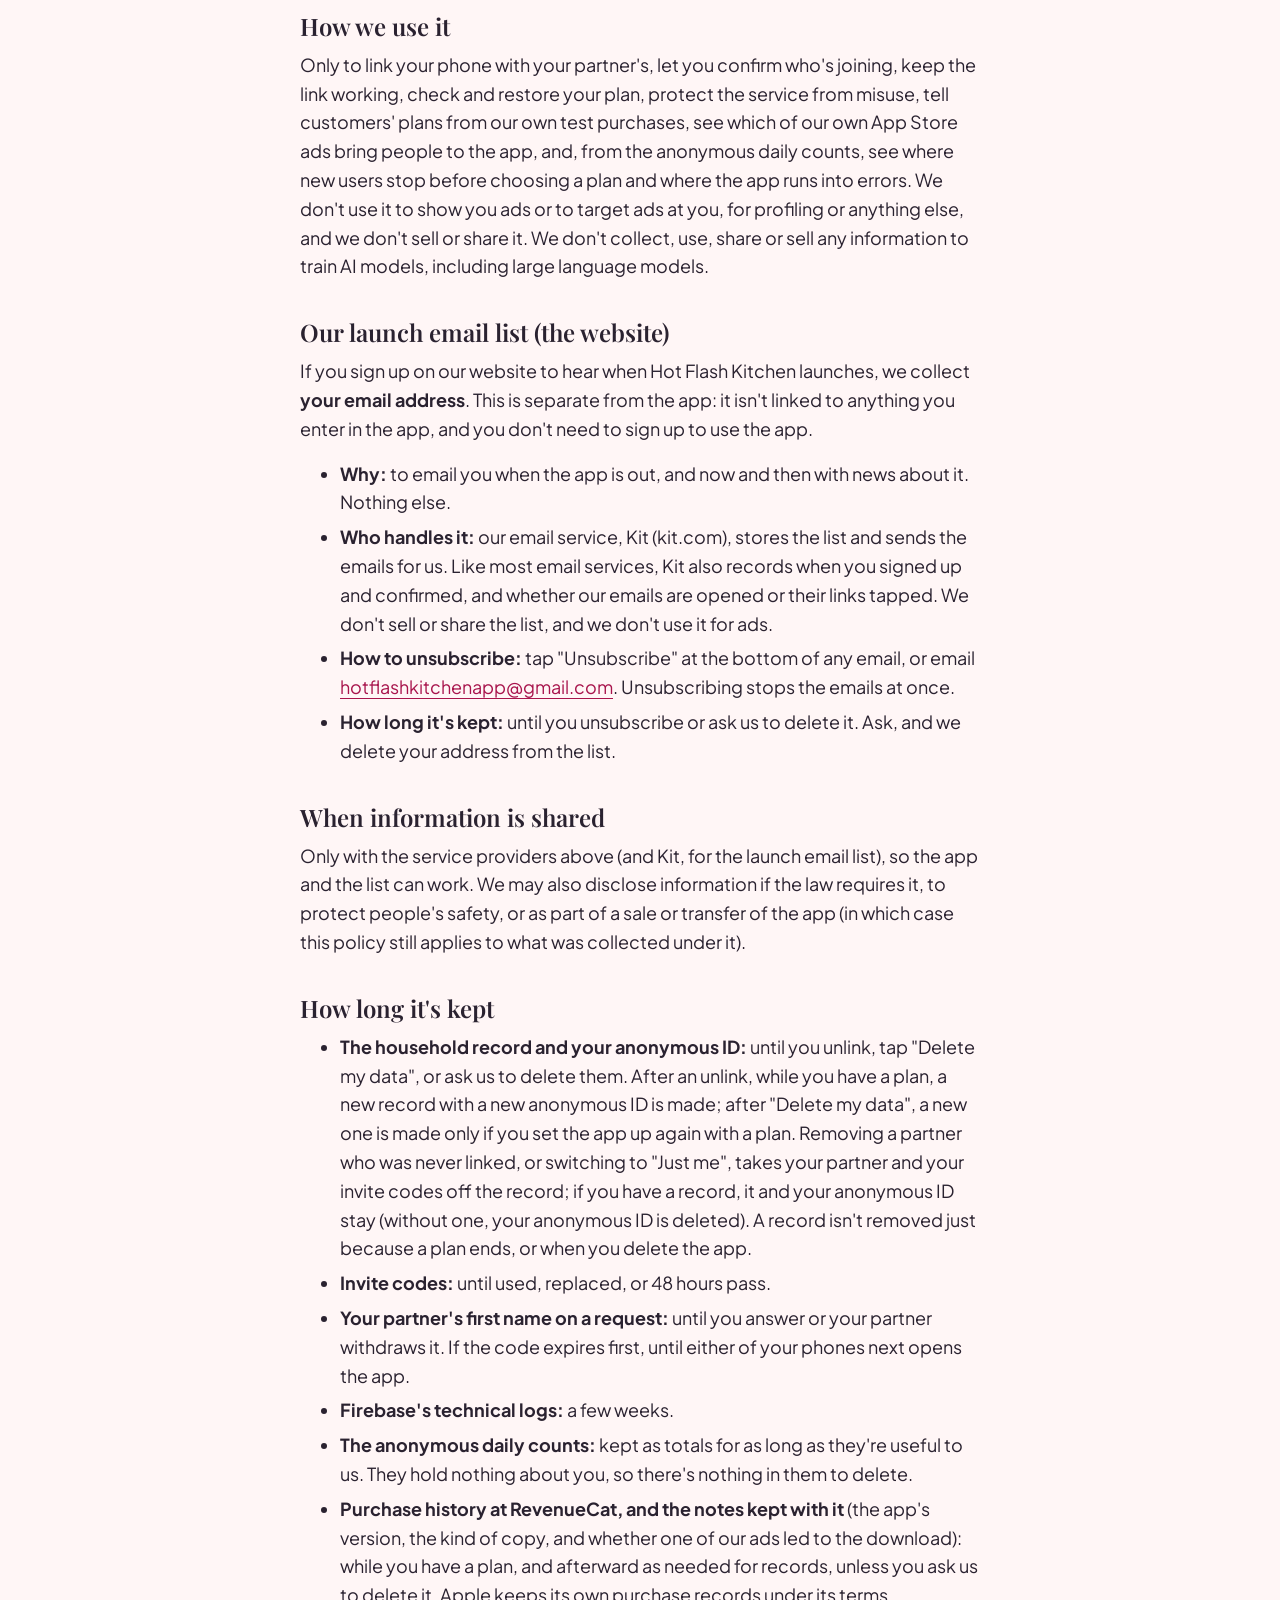
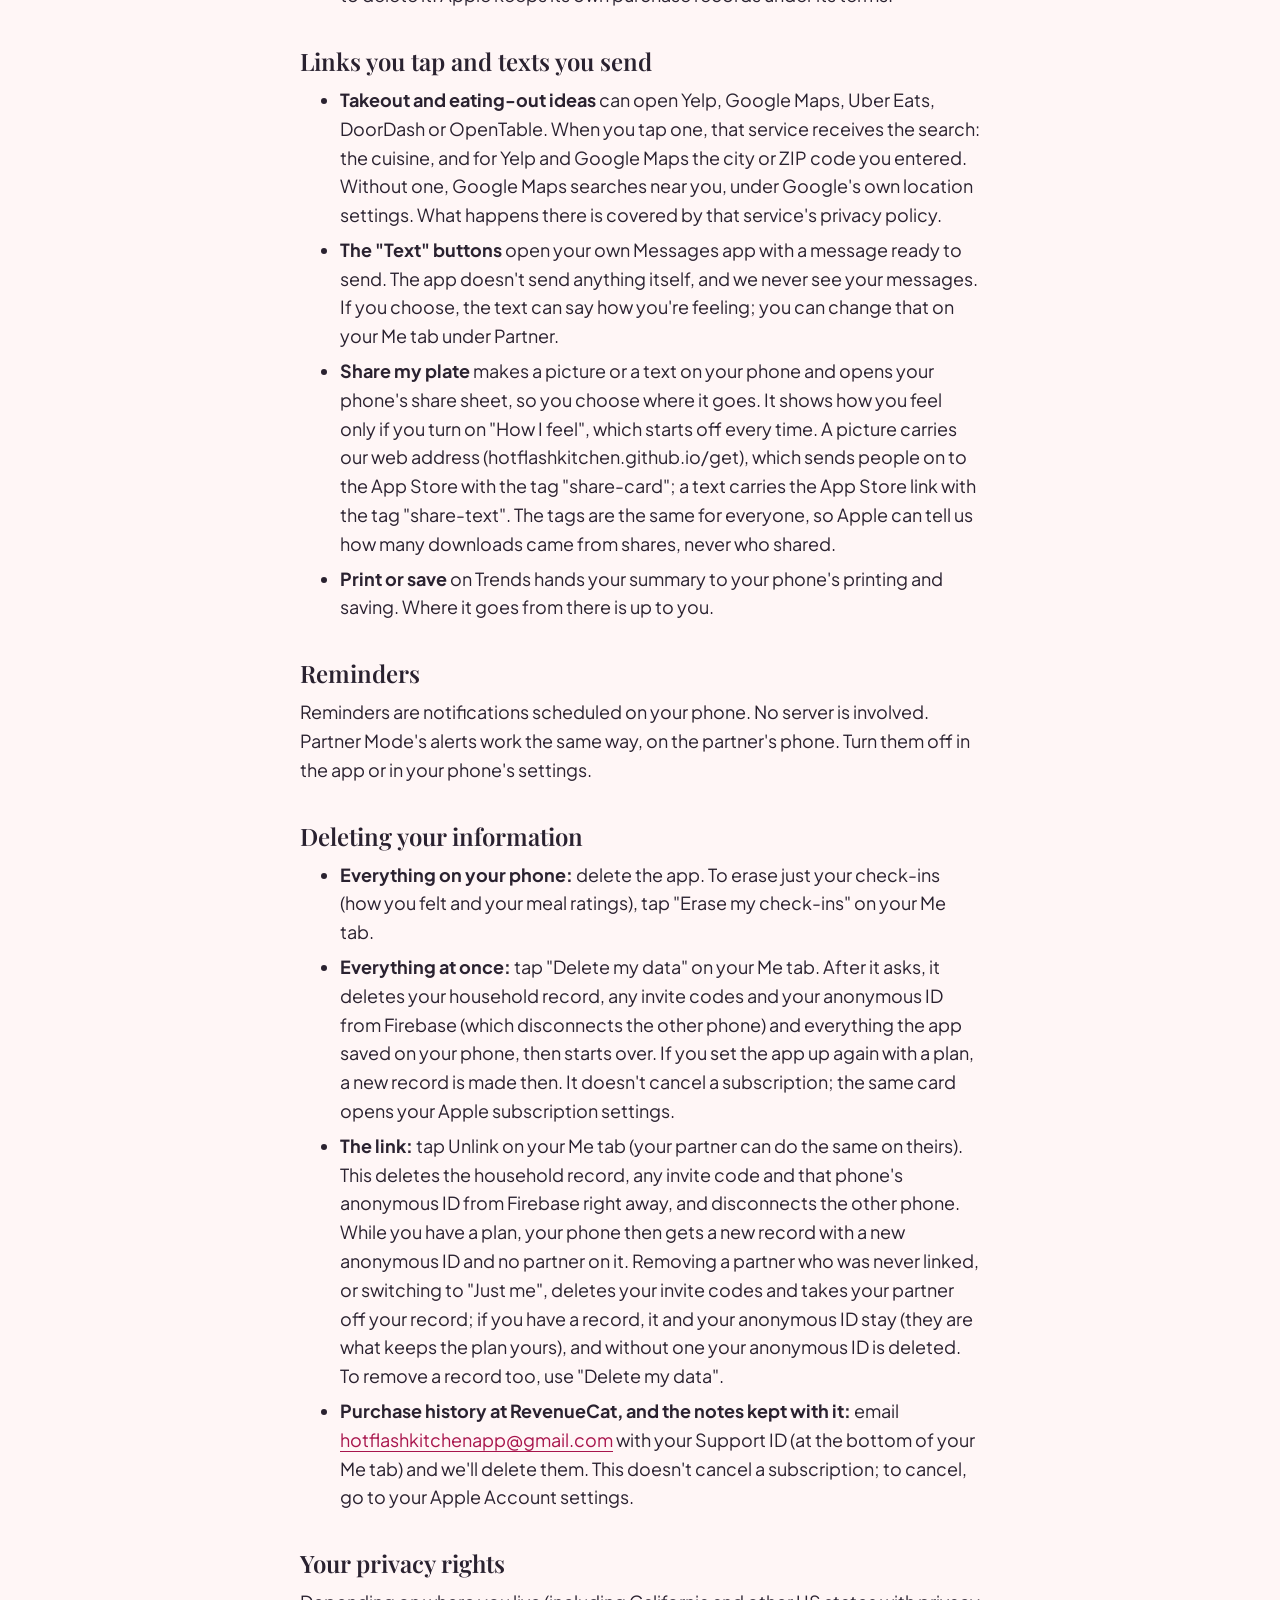
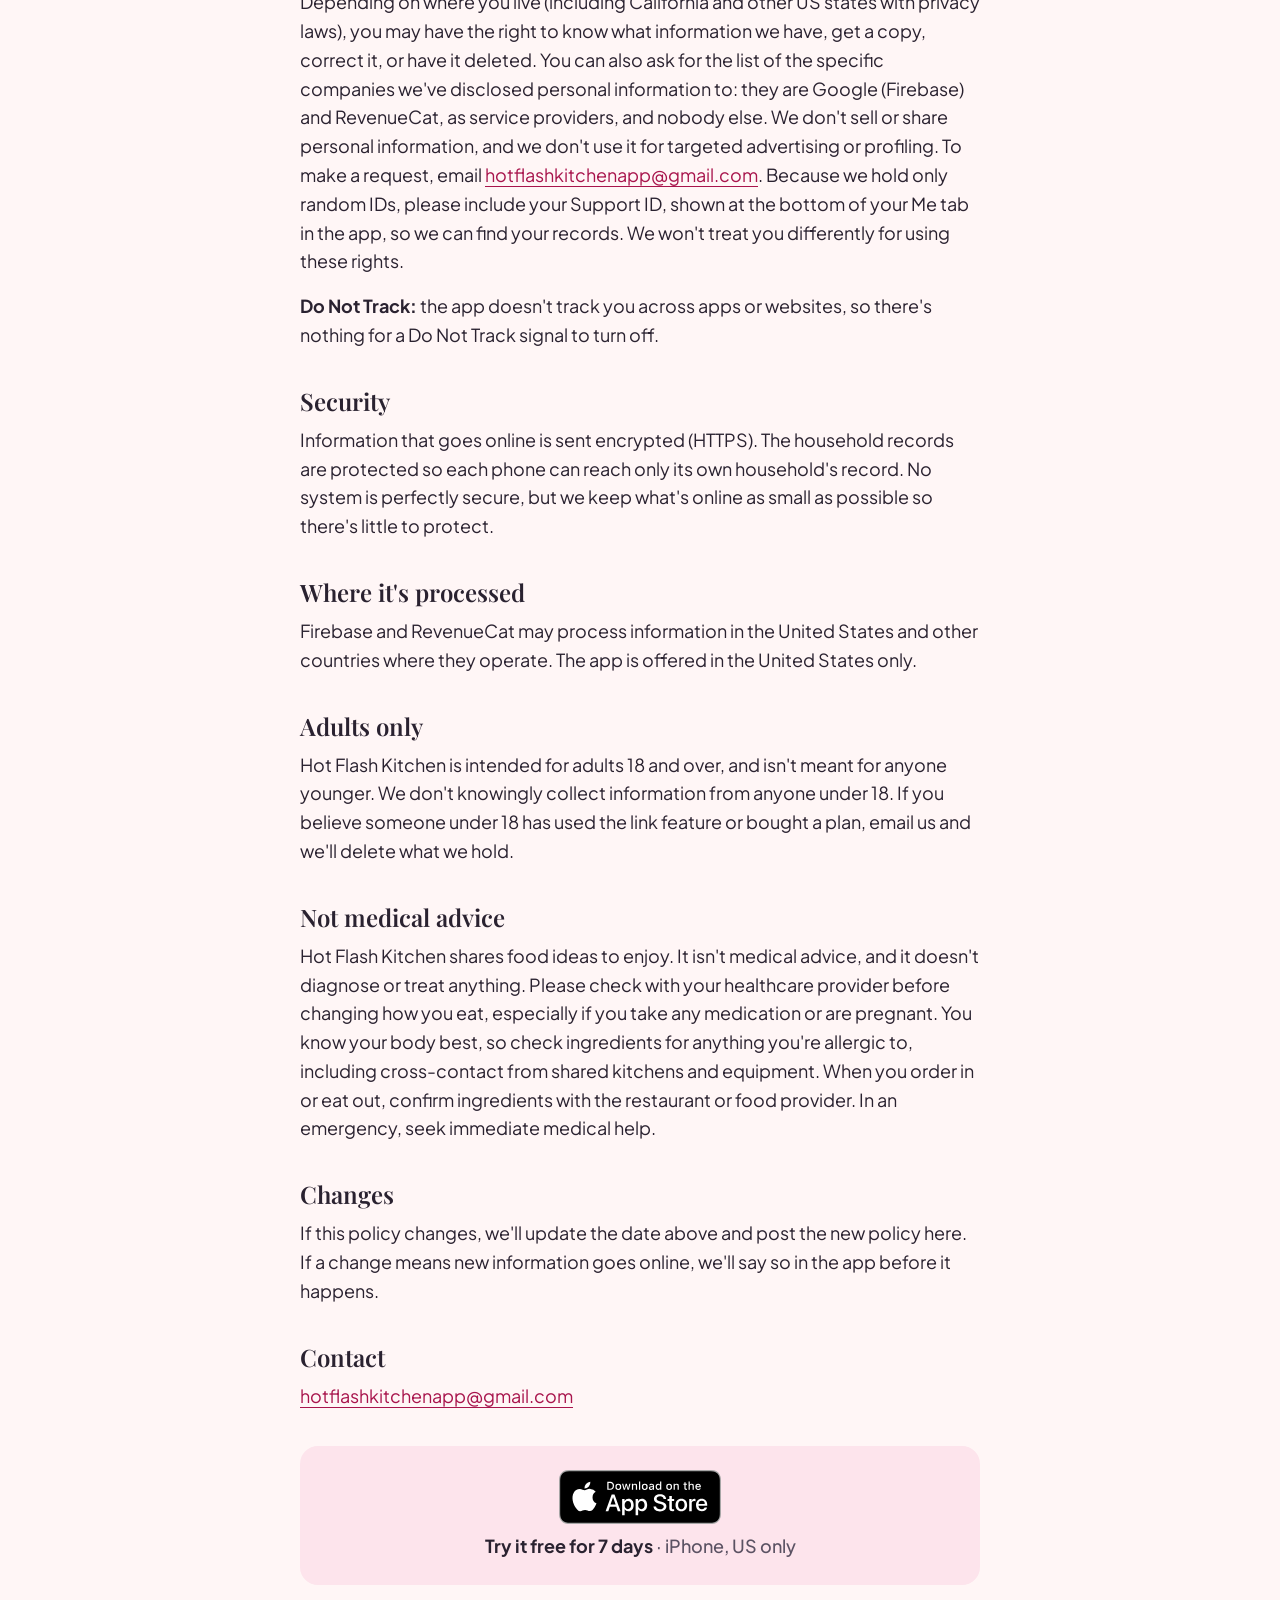
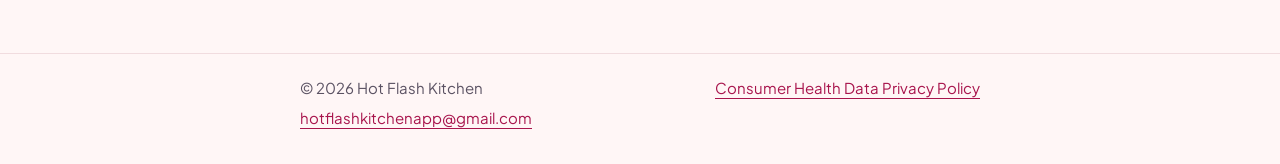
<file: privacy-policy/index.html>
<!doctype html>
<html lang="en">
<head>
<meta charset="utf-8">
<meta name="viewport" content="width=device-width, initial-scale=1">
<title>Privacy Policy | Hot Flash Kitchen, Perimenopause Meal Ideas</title>
<meta name="description" content="How Hot Flash Kitchen, the perimenopause meal ideas app, handles your information: what stays on your phone and the little that goes online.">
<link rel="canonical" href="https://hotflashkitchen.github.io/privacy-policy/">
<meta name="apple-itunes-app" content="app-id=6818412629">
<meta property="og:type" content="website">
<meta property="og:site_name" content="Hot Flash Kitchen">
<meta property="og:title" content="Privacy Policy | Hot Flash Kitchen, Perimenopause Meal Ideas">
<meta property="og:description" content="How Hot Flash Kitchen, the perimenopause meal ideas app, handles your information: what stays on your phone and the little that goes online.">
<meta property="og:url" content="https://hotflashkitchen.github.io/privacy-policy/">
<meta property="og:image" content="https://hotflashkitchen.github.io/img/share.jpg">
<meta property="og:image:width" content="1200">
<meta property="og:image:height" content="630">
<meta property="og:image:alt" content="Hot Flash Kitchen: perimenopause meal ideas for how you feel">
<meta name="twitter:card" content="summary_large_image">
<meta name="twitter:title" content="Privacy Policy | Hot Flash Kitchen, Perimenopause Meal Ideas">
<meta name="twitter:description" content="How Hot Flash Kitchen, the perimenopause meal ideas app, handles your information: what stays on your phone and the little that goes online.">
<meta name="twitter:image" content="https://hotflashkitchen.github.io/img/share.jpg">
<link rel="icon" href="/favicon.svg" type="image/svg+xml">
<link rel="apple-touch-icon" href="/apple-touch-icon.png">
<link rel="stylesheet" href="/site.css?v=a00f2766">
</head>
<body class="legal">
<header class="top"><div class="top-in"><a class="brand" href="/">Hot Flash Kitchen<i aria-hidden="true"></i></a><nav><a href="/meal-ideas/">Meal ideas</a><a href="/support/">Support</a><a href="/privacy-policy/" aria-current="page">Privacy Policy</a><a href="/terms-of-use/">Terms of Use</a></nav></div></header>
<main class="page">
<h1>Hot Flash Kitchen Privacy Policy</h1>
<p><strong>Effective date:</strong> November 25, 2026</p>
<p>This policy covers the Hot Flash Kitchen app (&quot;the app&quot;, &quot;we&quot;, &quot;us&quot;) and explains what it does with
information. The short version: <strong>what you enter stays on your phone.</strong> Only what&#39;s needed to link
two phones, to check your plan and keep it yours, and to check that requests come from the real app
goes online, plus a few anonymous daily counts of how the app is used and of errors in it (nothing about you in them). The app shows no ads, we don&#39;t sell or share your
information, and we don&#39;t track you across other apps or websites.</p>
<p><strong>We&#39;re not a HIPAA-covered entity.</strong> Hot Flash Kitchen isn&#39;t a healthcare provider, health plan or
healthcare clearinghouse, or a business associate of one, so the federal health privacy law HIPAA
doesn&#39;t apply to the app. We protect your information as this policy describes, and the state
consumer health data laws in our <a href="/consumer-health-data/">Consumer Health Data Privacy Policy</a> do
apply.</p>
<p><strong>The app is for adults.</strong> Hot Flash Kitchen is intended for adults 18 and over.</p>
<h2>What stays on your phone</h2>
<p>Everything you enter or do in the app is stored only on your own phone and is never sent to us or
anyone else. The exceptions are a partner&#39;s first name on a join request and a few anonymous daily
counts with nothing about you in them, both explained below. This
includes:</p>
<ul>
<li>your name, phone number (if you add a partner), pronouns, food preferences, and the city or ZIP
code you type in</li>
<li>your partner&#39;s name, pronouns and phone number, if you add them</li>
<li>how you feel each day, the meals you choose, cook, save, order or eat out, and your ratings</li>
<li>the patterns the app works out from your check-ins and ratings</li>
<li>whether your partner has an iPhone, and whether your texts say how you feel</li>
<li>which plan was bought on this phone</li>
<li>pictures you make to share (kept in the app&#39;s temporary files)</li>
<li>your reminder settings</li>
<li>in Partner Mode: the partner&#39;s own name and number, your name, number and pronouns, their city, the
meals they make, order or save, and their alert settings</li>
</ul>
<p>How we handle health-related information is also set out in our
<a href="/consumer-health-data/">Consumer Health Data Privacy Policy</a>.</p>
<p>The app doesn&#39;t use your phone&#39;s location services, contacts, camera, microphone or Apple Health.
Your phone&#39;s own backups (such as iCloud Backup) include the app&#39;s data if you have them turned on,
under Apple&#39;s terms.</p>
<h2>What goes online, and why</h2>
<p>Only the items below leave your phone on their own, and only to make these work: linking your phone
with your partner&#39;s, checking whether your plan is active and keeping it yours, and checking that
requests come from the real app, plus the anonymous counts in item 4 and, with your plan, the notes in
item 2 about the app and about our own App Store ads.</p>
<p><strong>1. Your plan&#39;s record, and linking two phones: Google Firebase</strong></p>
<ul>
<li><strong>An anonymous ID for each phone:</strong> yours once you have a plan or have set the app up for the two
of you, and your partner&#39;s once they enter your code. It&#39;s a random code, not tied to your name,
email or phone number. Before you have a plan, no record of yours is kept in Firebase; only the
anonymous counts (item 4) and the settings read below go there.</li>
<li><strong>The household record:</strong> a random household ID and the anonymous IDs of the people in it (just
yours unless a partner joins). It is what keeps your plan yours: nobody can join your household
without a code from you. Nothing about your phone itself is in it. When you say Yes to a partner,
the invite code they used is noted on the record for a moment, as proof of the invitation, and
then removed.</li>
<li><strong>The invite code:</strong> the code, your anonymous ID and household ID, and when it was made and
expires. Each code works once and expires after 48 hours; it&#39;s deleted once it&#39;s used or replaced.</li>
<li><strong>Your partner&#39;s first name, briefly.</strong> When your partner enters your code, the first name they
type goes with their request so you can confirm it&#39;s them. It&#39;s deleted as soon as you answer, or
if your partner withdraws the request. If you don&#39;t answer, the code expires after 48 hours and the
request is deleted no later than the next time either of your phones opens the app.</li>
<li><strong>A check that it&#39;s really the app:</strong> Firebase App Check, with Apple&#39;s App Attest, checks that each
request the app makes to Firebase (the records above, the settings and the counts) comes from the
real app on a real iPhone. Apple and Google carry out that check. It holds nothing about you, your
meals or how you feel.</li>
<li><strong>A few settings of ours:</strong> the app reads a handful of settings from Firebase (for example, which
plan option shows first). The request carries no ID of yours; only the technical data below.</li>
<li><strong>Technical data Firebase logs automatically:</strong> the phone&#39;s IP address and basic device details
(such as the operating system version and which Firebase software versions the app uses), which Firebase keeps for a few weeks to protect against
misuse.</li>
</ul>
<p><strong>2. Your plan: RevenueCat</strong></p>
<ul>
<li><strong>An ID for your plan:</strong> your random household ID (the same one that names your household record) with
&quot;-plan&quot; added, so a partner plan can cover both phones. Before linking, and after an unlink, your partner&#39;s phone uses
a random ID of its own, made on that phone and ending in &quot;-partner&quot;.</li>
<li><strong>Your purchase history for this app,</strong> as Apple reports it: which plan, when it started and
renews, the price and store country, Apple&#39;s transaction IDs, and whether it&#39;s active.</li>
<li><strong>Technical data</strong> RevenueCat&#39;s service receives when checking your plan: the app version, device
type, operating system version, your phone&#39;s language and App Store country, IP address, and the
phone&#39;s identifier for apps from the same developer (Apple&#39;s &quot;identifier for vendor&quot;, which resets
if you delete every app from us). It isn&#39;t the advertising identifier, and it isn&#39;t used for
tracking or advertising.</li>
<li><strong>Two notes about the app, kept with your plan:</strong> the app&#39;s version, and whether this copy of the
app came from the App Store or is a test build. They let us tell customers&#39; plans from our own
test purchases. They are set by the phone that holds the plan, never by a partner&#39;s phone.</li>
<li><strong>On a partner&#39;s phone,</strong> the same two notes and a third that says it&#39;s a partner&#39;s phone, kept with that phone&#39;s own
random ID only (never with your plan&#39;s), so we can tell partners&#39; phones from subscribers&#39; in our numbers.</li>
<li><strong>Whether one of our App Store ads led to the download.</strong> We advertise the app in the App Store
(Apple Search Ads). On the phone that holds the plan, the app asks Apple for an attribution token
(Apple&#39;s AdServices) and hands it to RevenueCat, which asks Apple whether the download followed a
tap on one of our ads and, if so, which one: the campaign, ad group and keyword, and the country or
region. The answer is kept with your plan&#39;s ID. It doesn&#39;t use the advertising identifier, the app
never asks to track you, and it says nothing about what you do in this app or in any other. We use
it only to see which of our own ads bring people to the app.</li>
</ul>
<p><strong>3. Payment: Apple</strong>
Subscriptions are sold, billed and refunded by Apple through your Apple Account. We never see your
payment details. Apple handles this under its own privacy policy.</p>
<p><strong>4. Anonymous daily counts: how the app is used, and errors (Google Firebase)</strong>
So we can see where new users stop before choosing a plan, and where the app runs into trouble, the app
adds 1 to a few daily counters:</p>
<ul>
<li><strong>Usage:</strong> phones opening the app for the first time, seeing the welcome screen, reaching each setup
screen, finishing setup, making a first check-in, seeing or closing the plan screen, tapping a plan, and
starting, cancelling or completing a purchase or a free trial, or waiting a long time for one to go
through. Also: answering &quot;Who&#39;s this for?&quot;, choosing &quot;I&#39;m the partner&quot; or linking as a partner, Apple&#39;s
purchase screen opening (or not), a plan turning on (and whether an offer code brought it), the screen
the app was on if it was put away before setup was finished, and whether a plan had turned on by then or
the plan screen had never shown, and how many setup screens it took (as a range, such as &quot;7 or 8&quot;).
From version 1.0.9, on a phone that first opens the app on that version or later, also: which button you
tap on the welcome screen, whether you choose Just me or The two of us, whether you say yes or not now on
&quot;How you feel stays with you.&quot;, your first 3 meal ideas being shown before you have a plan, tapping
into one of them or opening the plan screen from them, whether monthly or yearly is selected when you tap
to buy, tapping &quot;Let&#39;s make this&quot;, and opening the app again on a later day than the first.</li>
<li><strong>Errors:</strong> a purchase, a Restore or an offer code that ran into an error (the error&#39;s type only, such
as &quot;network&quot;), and an error in the app itself (only the name of the screen it happened on, such as
&quot;Today&quot;; never the error&#39;s text, and nothing you entered).</li>
</ul>
<p>Each counter is one total per day, app version and kind of copy (from the App Store, a test build, or not yet known),
kept in the same Firebase project as the link. Nothing travels with it: no user, device or install ID, no
account, no time of day, nothing you enter and nothing about how you feel, so a count can&#39;t be tied to
you or to your phone. If a count can&#39;t be sent, your phone keeps a plain note that it still owes it and
tries again the next time the app opens.</p>
<p>That&#39;s everything. Beyond what&#39;s listed here, the app has no analytics and sends no crash reports: when
something goes wrong, only the anonymous error counts above are sent, never a report of what happened on
your phone. The app shows no ads, uses no advertising identifier, and has no cookies.</p>
<p>These companies process this information for us as service providers, under their own terms:
<a href="https://firebase.google.com/support/privacy">Firebase privacy</a>,
<a href="https://www.revenuecat.com/privacy">RevenueCat privacy</a>,
<a href="https://www.apple.com/legal/privacy/">Apple privacy</a>.</p>
<h2>How we use it</h2>
<p>Only to link your phone with your partner&#39;s, let you confirm who&#39;s joining, keep the link working,
check and restore your plan, protect the service from misuse, tell customers&#39; plans from our own test
purchases, see which of our own App Store ads bring people to the app, and, from the anonymous daily
counts, see where new users stop before choosing a plan and where the app runs into errors. We don&#39;t use
it to show you ads or to target ads at you, for profiling or anything else, and we don&#39;t sell or share it. We don&#39;t collect, use, share or sell any
information to train AI models, including large language models.</p>
<h2>Our launch email list (the website)</h2>
<p>If you sign up on our website to hear when Hot Flash Kitchen launches, we collect <strong>your email
address</strong>. This is separate from the app: it isn&#39;t linked to anything you enter in the app, and you
don&#39;t need to sign up to use the app.</p>
<ul>
<li><strong>Why:</strong> to email you when the app is out, and now and then with news about it. Nothing else.</li>
<li><strong>Who handles it:</strong> our email service, Kit (kit.com), stores the list and sends the emails for us.
Like most email services, Kit also records when you signed up and confirmed, and whether our
emails are opened or their links tapped. We don&#39;t sell or share the list, and we don&#39;t use it
for ads.</li>
<li><strong>How to unsubscribe:</strong> tap &quot;Unsubscribe&quot; at the bottom of any email, or email
<a href="mailto:hotflashkitchenapp@gmail.com">hotflashkitchenapp@gmail.com</a>. Unsubscribing stops the emails at once.</li>
<li><strong>How long it&#39;s kept:</strong> until you unsubscribe or ask us to delete it. Ask, and we delete your
address from the list.</li>
</ul>
<h2>When information is shared</h2>
<p>Only with the service providers above (and Kit, for the launch email list), so the app and the
list can work. We may also disclose information if the
law requires it, to protect people&#39;s safety, or as part of a sale or transfer of the app (in which
case this policy still applies to what was collected under it).</p>
<h2>How long it&#39;s kept</h2>
<ul>
<li><strong>The household record and your anonymous ID:</strong> until you unlink, tap &quot;Delete my data&quot;, or ask us
to delete them. After an unlink, while you have a plan, a new record with a new anonymous ID is
made; after &quot;Delete my data&quot;, a new one is made only if you set the app up again with a plan.
Removing a partner who was never linked, or switching to &quot;Just me&quot;, takes your partner and your
invite codes off the record; if you have a record, it and your anonymous ID stay (without one,
your anonymous ID is deleted). A record isn&#39;t removed just because a plan ends, or when you delete
the app.</li>
<li><strong>Invite codes:</strong> until used, replaced, or 48 hours pass.</li>
<li><strong>Your partner&#39;s first name on a request:</strong> until you answer or your partner withdraws it. If the
code expires first, until either of your phones next opens the app.</li>
<li><strong>Firebase&#39;s technical logs:</strong> a few weeks.</li>
<li><strong>The anonymous daily counts:</strong> kept as totals for as long as they&#39;re useful to us. They hold nothing
about you, so there&#39;s nothing in them to delete.</li>
<li><strong>Purchase history at RevenueCat, and the notes kept with it</strong> (the app&#39;s version, the kind of copy,
and whether one of our ads led to the download): while you have a plan, and afterward as needed for
records, unless you ask us to delete it. Apple keeps its own purchase records under its terms.</li>
</ul>
<h2>Links you tap and texts you send</h2>
<ul>
<li><strong>Takeout and eating-out ideas</strong> can open Yelp, Google Maps, Uber Eats, DoorDash or OpenTable.
When you tap one, that service receives the search: the cuisine, and for Yelp and Google Maps the
city or ZIP code you entered. Without one, Google Maps searches near you, under Google&#39;s own
location settings. What happens there is covered by that service&#39;s privacy policy.</li>
<li><strong>The &quot;Text&quot; buttons</strong> open your own Messages app with a message ready to send. The app doesn&#39;t send
anything itself, and we never see your messages. If you choose, the text can say how you&#39;re
feeling; you can change that on your Me tab under Partner.</li>
<li><strong>Share my plate</strong> makes a picture or a text on your phone and opens your phone&#39;s share sheet, so
you choose where it goes. It shows how you feel only if you turn on &quot;How I feel&quot;, which starts off
every time. A picture carries our web address (hotflashkitchen.github.io/get), which sends people on
to the App Store with the tag &quot;share-card&quot;; a text carries the App Store link with the tag
&quot;share-text&quot;. The tags are the same for everyone, so Apple can tell us how many downloads came
from shares, never who shared.</li>
<li><strong>Print or save</strong> on Trends hands your summary to your phone&#39;s printing and saving. Where it goes
from there is up to you.</li>
</ul>
<h2>Reminders</h2>
<p>Reminders are notifications scheduled on your phone. No server is involved. Partner Mode&#39;s alerts
work the same way, on the partner&#39;s phone. Turn them off in the app or in your phone&#39;s settings.</p>
<h2>Deleting your information</h2>
<ul>
<li><strong>Everything on your phone:</strong> delete the app. To erase just your check-ins (how you felt and your
meal ratings), tap &quot;Erase my check-ins&quot; on your Me tab.</li>
<li><strong>Everything at once:</strong> tap &quot;Delete my data&quot; on your Me tab. After it asks, it deletes your
household record, any invite codes and your anonymous ID from Firebase (which disconnects the
other phone) and everything the app saved on your phone, then starts over. If you set the app up
again with a plan, a new record is made then. It doesn&#39;t cancel a subscription;
the same card opens your Apple subscription settings.</li>
<li><strong>The link:</strong> tap Unlink on your Me tab (your partner can do the same on theirs). This deletes the
household record, any invite code and that phone&#39;s anonymous ID from Firebase right away, and
disconnects the other phone. While you have a plan, your phone then gets a new record with a new
anonymous ID and no partner on it. Removing a partner who was never linked, or switching to &quot;Just
me&quot;, deletes your invite codes and takes your partner off your record; if you have a record, it
and your anonymous ID stay (they are what keeps the plan yours), and without one your anonymous ID
is deleted. To remove a record too, use &quot;Delete my data&quot;.</li>
<li><strong>Purchase history at RevenueCat, and the notes kept with it:</strong> email <a href="mailto:hotflashkitchenapp@gmail.com">hotflashkitchenapp@gmail.com</a> with
your Support ID (at the bottom of your Me tab) and we&#39;ll delete them. This doesn&#39;t cancel a subscription; to cancel, go to
your Apple Account settings.</li>
</ul>
<h2>Your privacy rights</h2>
<p>Depending on where you live (including California and other US states with privacy laws), you may
have the right to know what information we have, get a copy, correct it, or have it deleted. You
can also ask for the list of the specific companies we&#39;ve disclosed personal information to: they
are Google (Firebase) and RevenueCat, as service providers, and nobody else. We don&#39;t sell or share
personal information, and we don&#39;t use it for targeted advertising or profiling. To make a
request, email <a href="mailto:hotflashkitchenapp@gmail.com">hotflashkitchenapp@gmail.com</a>. Because we hold only random IDs, please include your
Support ID, shown at the bottom of your Me tab in the app, so we can find your records. We won&#39;t
treat you differently for using these rights.</p>
<p><strong>Do Not Track:</strong> the app doesn&#39;t track you across apps or websites, so there&#39;s nothing for a
Do Not Track signal to turn off.</p>
<h2>Security</h2>
<p>Information that goes online is sent encrypted (HTTPS). The household records are protected so each
phone can reach only its own household&#39;s record. No system is perfectly secure, but we keep what&#39;s
online as small as possible so there&#39;s little to protect.</p>
<h2>Where it&#39;s processed</h2>
<p>Firebase and RevenueCat may process information in the United States and other countries where they
operate. The app is offered in the United States only.</p>
<h2>Adults only</h2>
<p>Hot Flash Kitchen is intended for adults 18 and over, and isn&#39;t meant for anyone younger. We don&#39;t
knowingly collect information from anyone under 18. If you believe someone under 18 has used the
link feature or bought a plan, email us and we&#39;ll delete what we hold.</p>
<h2>Not medical advice</h2>
<p>Hot Flash Kitchen shares food ideas to enjoy. It isn&#39;t medical advice, and it doesn&#39;t diagnose or treat anything. Please check with your healthcare provider before changing how you eat, especially if you take any medication or are pregnant. You know your body best, so check ingredients for anything you&#39;re allergic to, including cross-contact from shared kitchens and equipment. When you order in or eat out, confirm ingredients with the restaurant or food provider. In an emergency, seek immediate medical help.</p>
<h2>Changes</h2>
<p>If this policy changes, we&#39;ll update the date above and post the new policy here. If a change means
new information goes online, we&#39;ll say so in the app before it happens.</p>
<h2>Contact</h2>
<p><a href="mailto:hotflashkitchenapp@gmail.com">hotflashkitchenapp@gmail.com</a></p>
<div class="cta cta-bottom"><a class="store-badge" href="https://apps.apple.com/app/apple-store/id6818412629?pt=129544938&ct=website-privacy&mt=8"><img src="/app-store-badge.svg" alt="Get Hot Flash Kitchen on the App Store" height="54"></a><p class="cta-line">Try it free for 7 days<span> · iPhone, US only</span></p></div>
</main>
<footer class="foot"><div class="foot-in"><span>© 2026 Hot Flash Kitchen</span><a href="/consumer-health-data/">Consumer Health Data Privacy Policy</a><a href="mailto:hotflashkitchenapp@gmail.com">hotflashkitchenapp@gmail.com</a></div></footer>
</body>
</html>
</file>
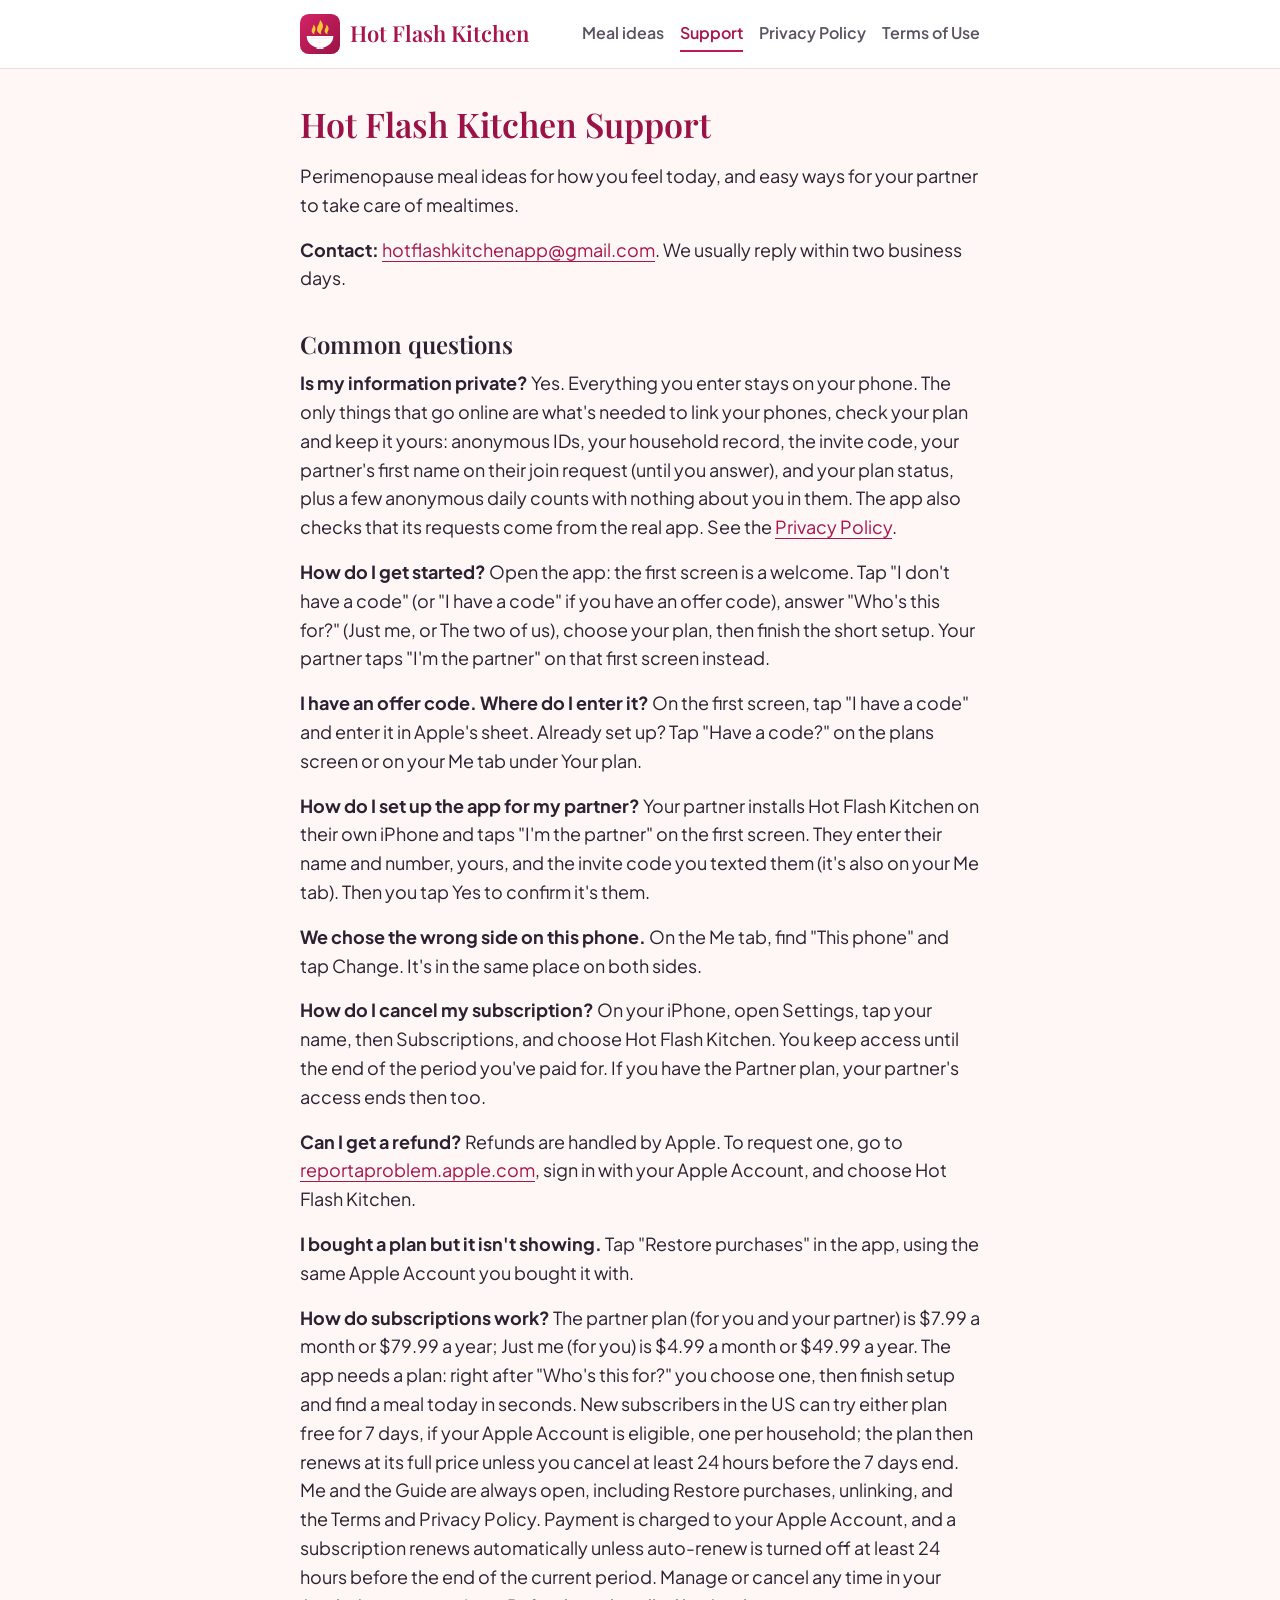
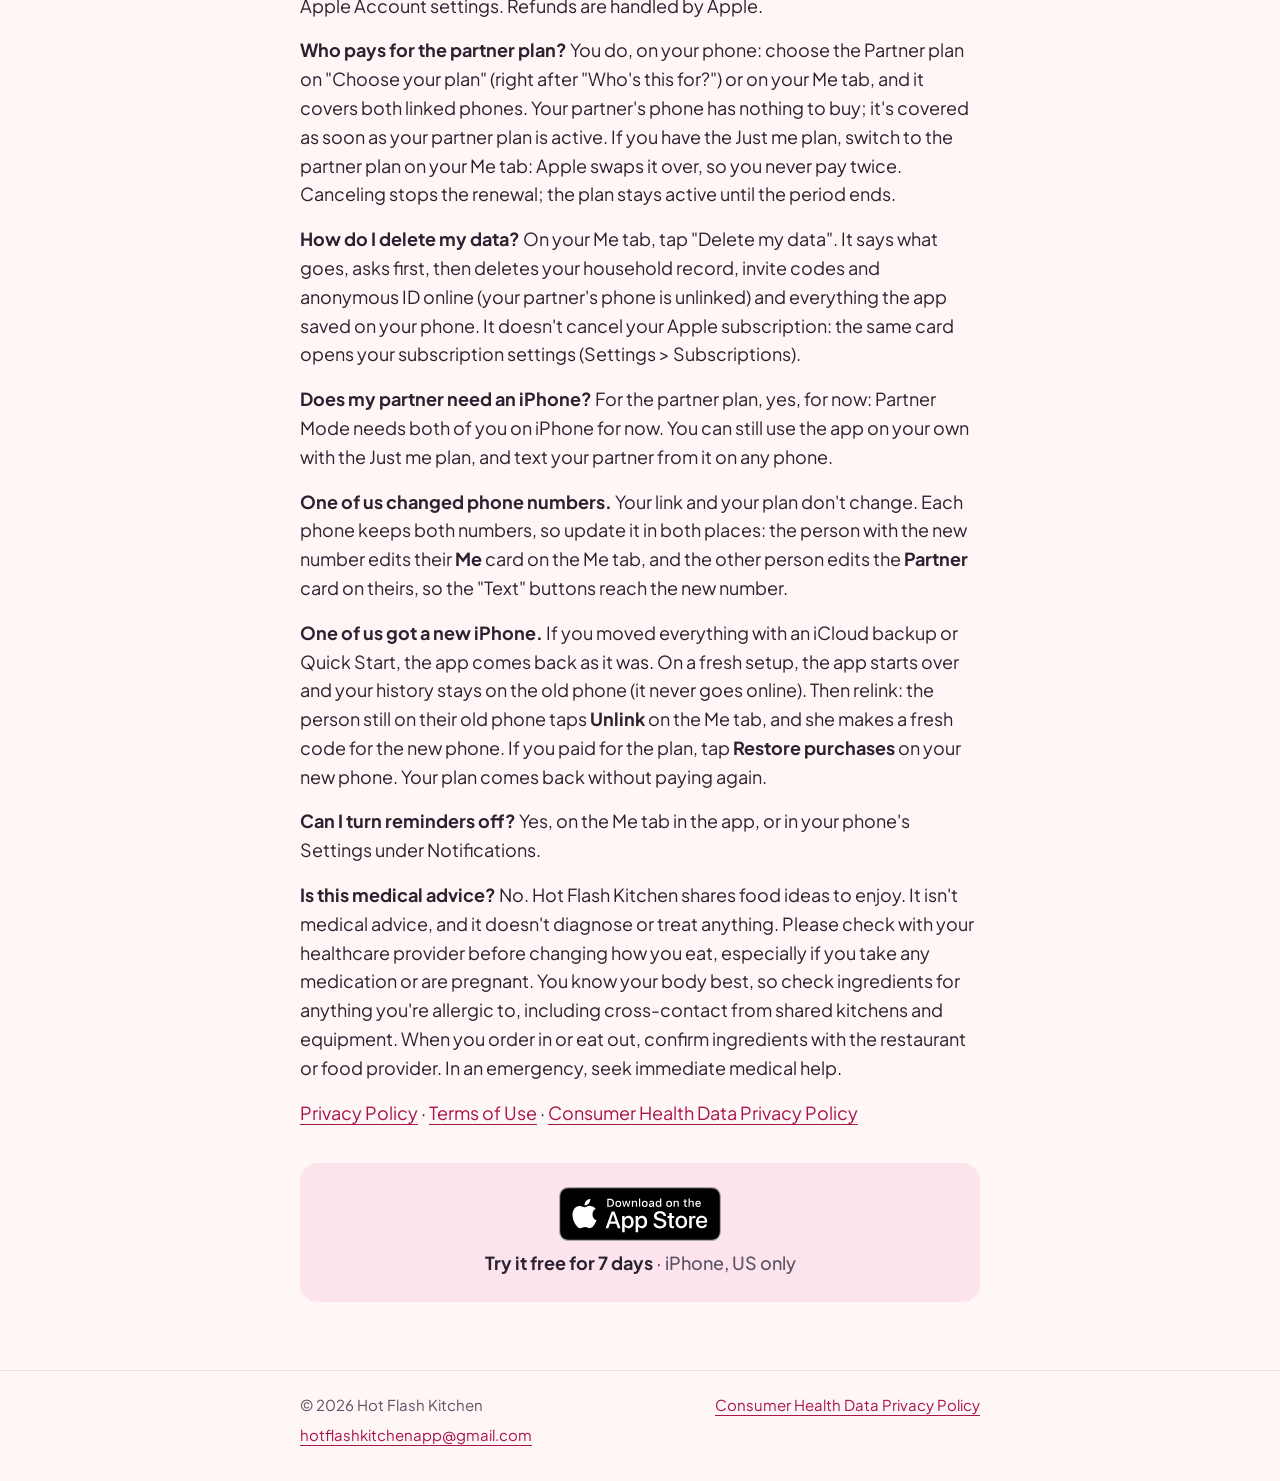
<file: support/index.html>
<!doctype html>
<html lang="en">
<head>
<meta charset="utf-8">
<meta name="viewport" content="width=device-width, initial-scale=1">
<title>Support | Hot Flash Kitchen, Perimenopause Meal Ideas</title>
<meta name="description" content="Help with Hot Flash Kitchen, the perimenopause meal ideas app for iPhone: getting started, Partner Mode, plans and the free week, offer codes, privacy, and how to reach us.">
<link rel="canonical" href="https://hotflashkitchen.github.io/support/">
<meta name="apple-itunes-app" content="app-id=6818412629">
<meta property="og:type" content="website">
<meta property="og:site_name" content="Hot Flash Kitchen">
<meta property="og:title" content="Support | Hot Flash Kitchen, Perimenopause Meal Ideas">
<meta property="og:description" content="Help with Hot Flash Kitchen, the perimenopause meal ideas app for iPhone: getting started, Partner Mode, plans and the free week, offer codes, privacy, and how to reach us.">
<meta property="og:url" content="https://hotflashkitchen.github.io/support/">
<meta property="og:image" content="https://hotflashkitchen.github.io/img/share.jpg">
<meta property="og:image:width" content="1200">
<meta property="og:image:height" content="630">
<meta property="og:image:alt" content="Hot Flash Kitchen: perimenopause meal ideas for how you feel">
<meta name="twitter:card" content="summary_large_image">
<meta name="twitter:title" content="Support | Hot Flash Kitchen, Perimenopause Meal Ideas">
<meta name="twitter:description" content="Help with Hot Flash Kitchen, the perimenopause meal ideas app for iPhone: getting started, Partner Mode, plans and the free week, offer codes, privacy, and how to reach us.">
<meta name="twitter:image" content="https://hotflashkitchen.github.io/img/share.jpg">
<link rel="icon" href="/favicon.svg" type="image/svg+xml">
<link rel="apple-touch-icon" href="/apple-touch-icon.png">
<link rel="stylesheet" href="/site.css?v=a00f2766">
</head>
<body>
<header class="top"><div class="top-in"><a class="brand" href="/">Hot Flash Kitchen<i aria-hidden="true"></i></a><nav><a href="/meal-ideas/">Meal ideas</a><a href="/support/" aria-current="page">Support</a><a href="/privacy-policy/">Privacy Policy</a><a href="/terms-of-use/">Terms of Use</a></nav></div></header>
<main class="page">
<h1>Hot Flash Kitchen Support</h1>
<p>Perimenopause meal ideas for how you feel today, and easy ways for your partner to take care of mealtimes.</p>
<p><strong>Contact:</strong> <a href="mailto:hotflashkitchenapp@gmail.com">hotflashkitchenapp@gmail.com</a>. We usually reply within two business days.</p>
<h2>Common questions</h2>
<p><strong>Is my information private?</strong>
Yes. Everything you enter stays on your phone. The only things that go online are what&#39;s needed to
link your phones, check your plan and keep it yours: anonymous IDs, your household record, the invite
code, your partner&#39;s first name on their join request (until you answer), and your plan status, plus
a few anonymous daily counts with nothing about you in them. The app also checks that its requests come from the real app. See the <a href="/privacy-policy/">Privacy Policy</a>.</p>
<p><strong>How do I get started?</strong>
Open the app: the first screen is a welcome. Tap &quot;I don&#39;t have a code&quot; (or &quot;I have a code&quot; if you have an offer code), answer
&quot;Who&#39;s this for?&quot; (Just me, or The two of us), choose your plan, then finish the short setup. Your partner taps &quot;I&#39;m the partner&quot;
on that first screen instead.</p>
<p><strong>I have an offer code. Where do I enter it?</strong>
On the first screen, tap &quot;I have a code&quot; and enter it in Apple&#39;s sheet. Already set up? Tap &quot;Have a code?&quot; on the plans screen or
on your Me tab under Your plan.</p>
<p><strong>How do I set up the app for my partner?</strong>
Your partner installs Hot Flash Kitchen on their own iPhone and taps &quot;I&#39;m the partner&quot; on the first screen.
They enter their name and number, yours, and the invite code you texted them
(it&#39;s also on your Me tab). Then you tap Yes to confirm it&#39;s them.</p>
<p><strong>We chose the wrong side on this phone.</strong>
On the Me tab, find &quot;This phone&quot; and tap Change. It&#39;s in the same place on both sides.</p>
<p><strong>How do I cancel my subscription?</strong>
On your iPhone, open Settings, tap your name, then Subscriptions, and choose Hot Flash Kitchen.
You keep access until the end of the period you&#39;ve paid for. If you have the Partner plan, your partner&#39;s access ends then too.</p>
<p><strong>Can I get a refund?</strong>
Refunds are handled by Apple. To request one, go to <a href="https://reportaproblem.apple.com">reportaproblem.apple.com</a>, sign in with your Apple Account, and choose Hot Flash Kitchen.</p>
<p><strong>I bought a plan but it isn&#39;t showing.</strong>
Tap &quot;Restore purchases&quot; in the app, using the same Apple Account you bought it with.</p>
<p><strong>How do subscriptions work?</strong>
The partner plan (for you and your partner) is <span data-switch="[[&quot;2000-01-01&quot;,&quot;$7.99 a month or $79.99 a year&quot;]]">$7.99 a month or $79.99 a year</span>; Just me (for you) is <span data-switch="[[&quot;2000-01-01&quot;,&quot;$4.99 a month or $49.99 a year&quot;]]">$4.99 a month or $49.99 a year</span>. The app needs a plan: right after &quot;Who&#39;s this for?&quot; you choose one, then finish setup and find a meal today in seconds.
New subscribers in the US can try either plan free for 7 days, if your Apple Account is eligible, one per household; the plan then renews at its full price unless you cancel at least 24 hours before the 7 days end.
Me and the Guide are always open, including Restore
purchases, unlinking, and the Terms and Privacy Policy. Payment is charged
to your Apple Account, and a subscription renews automatically unless auto-renew is turned off at
least 24 hours before the end of the current period. Manage or cancel any time in your Apple
Account settings. Refunds are handled by Apple.</p>
<p><strong>Who pays for the partner plan?</strong>
You do, on your phone: choose the Partner plan on &quot;Choose your plan&quot; (right after &quot;Who&#39;s this for?&quot;) or on your Me tab, and it covers both
linked phones. Your partner&#39;s phone has nothing to buy; it&#39;s covered as soon as your partner plan is
active. If you have the Just me plan, switch to the partner plan on your Me tab: Apple swaps it over,
so you never pay twice. Canceling stops the renewal; the plan stays active until the period ends.</p>
<p><strong>How do I delete my data?</strong>
On your Me tab, tap &quot;Delete my data&quot;. It says what goes, asks first, then deletes your household record,
invite codes and anonymous ID online (your partner&#39;s phone is unlinked) and everything the app saved
on your phone. It doesn&#39;t cancel your Apple subscription: the same card opens your subscription
settings (Settings &gt; Subscriptions).</p>
<p><strong>Does my partner need an iPhone?</strong>
For the partner plan, yes, for now: Partner Mode needs both of you on iPhone for now.
You can still use the app on your own with the Just me plan, and text your partner from it on any
phone.</p>
<p><strong>One of us changed phone numbers.</strong>
Your link and your plan don&#39;t change. Each phone keeps both numbers, so update it in both places:
the person with the new number edits their <strong>Me</strong> card on the Me tab, and the other person edits the
<strong>Partner</strong> card on theirs, so the &quot;Text&quot; buttons reach the new number.</p>
<p><strong>One of us got a new iPhone.</strong>
If you moved everything with an iCloud backup or Quick Start, the app comes back as it was. On a
fresh setup, the app starts over and your history stays on the old phone (it never goes online).
Then relink: the person still on their old phone taps <strong>Unlink</strong> on the Me tab, and she makes a fresh
code for the new phone. If you paid for the plan, tap <strong>Restore purchases</strong> on your new phone. Your
plan comes back without paying again.</p>
<p><strong>Can I turn reminders off?</strong>
Yes, on the Me tab in the app, or in your phone&#39;s Settings under Notifications.</p>
<p><strong>Is this medical advice?</strong>
No. Hot Flash Kitchen shares food ideas to enjoy. It isn&#39;t medical advice, and it doesn&#39;t diagnose or treat anything. Please check with your healthcare provider before changing how you eat, especially if you take any medication or are pregnant. You know your body best, so check ingredients for anything you&#39;re allergic to, including cross-contact from shared kitchens and equipment. When you order in or eat out, confirm ingredients with the restaurant or food provider. In an emergency, seek immediate medical help.</p>
<p><a href="/privacy-policy/">Privacy Policy</a> · <a href="/terms-of-use/">Terms of Use</a> · <a href="/consumer-health-data/">Consumer Health Data Privacy Policy</a></p>
<div class="cta cta-bottom"><a class="store-badge" href="https://apps.apple.com/app/apple-store/id6818412629?pt=129544938&ct=website-support&mt=8"><img src="/app-store-badge.svg" alt="Get Hot Flash Kitchen on the App Store" height="54"></a><p class="cta-line">Try it free for 7 days<span> · iPhone, US only</span></p></div>
</main>
<script>(function(){var d=new Date(Date.now()-36e6).toISOString().slice(0,10);var a=document.querySelectorAll("[data-switch]");for(var i=0;i<a.length;i++){var s=JSON.parse(a[i].getAttribute("data-switch")),t=null;for(var j=0;j<s.length;j++)if(d>=s[j][0])t=s[j][1];if(t!==null)a[i].textContent=t;}})();</script>
<footer class="foot"><div class="foot-in"><span>© 2026 Hot Flash Kitchen</span><a href="/consumer-health-data/">Consumer Health Data Privacy Policy</a><a href="mailto:hotflashkitchenapp@gmail.com">hotflashkitchenapp@gmail.com</a></div></footer>
</body>
</html>
</file>
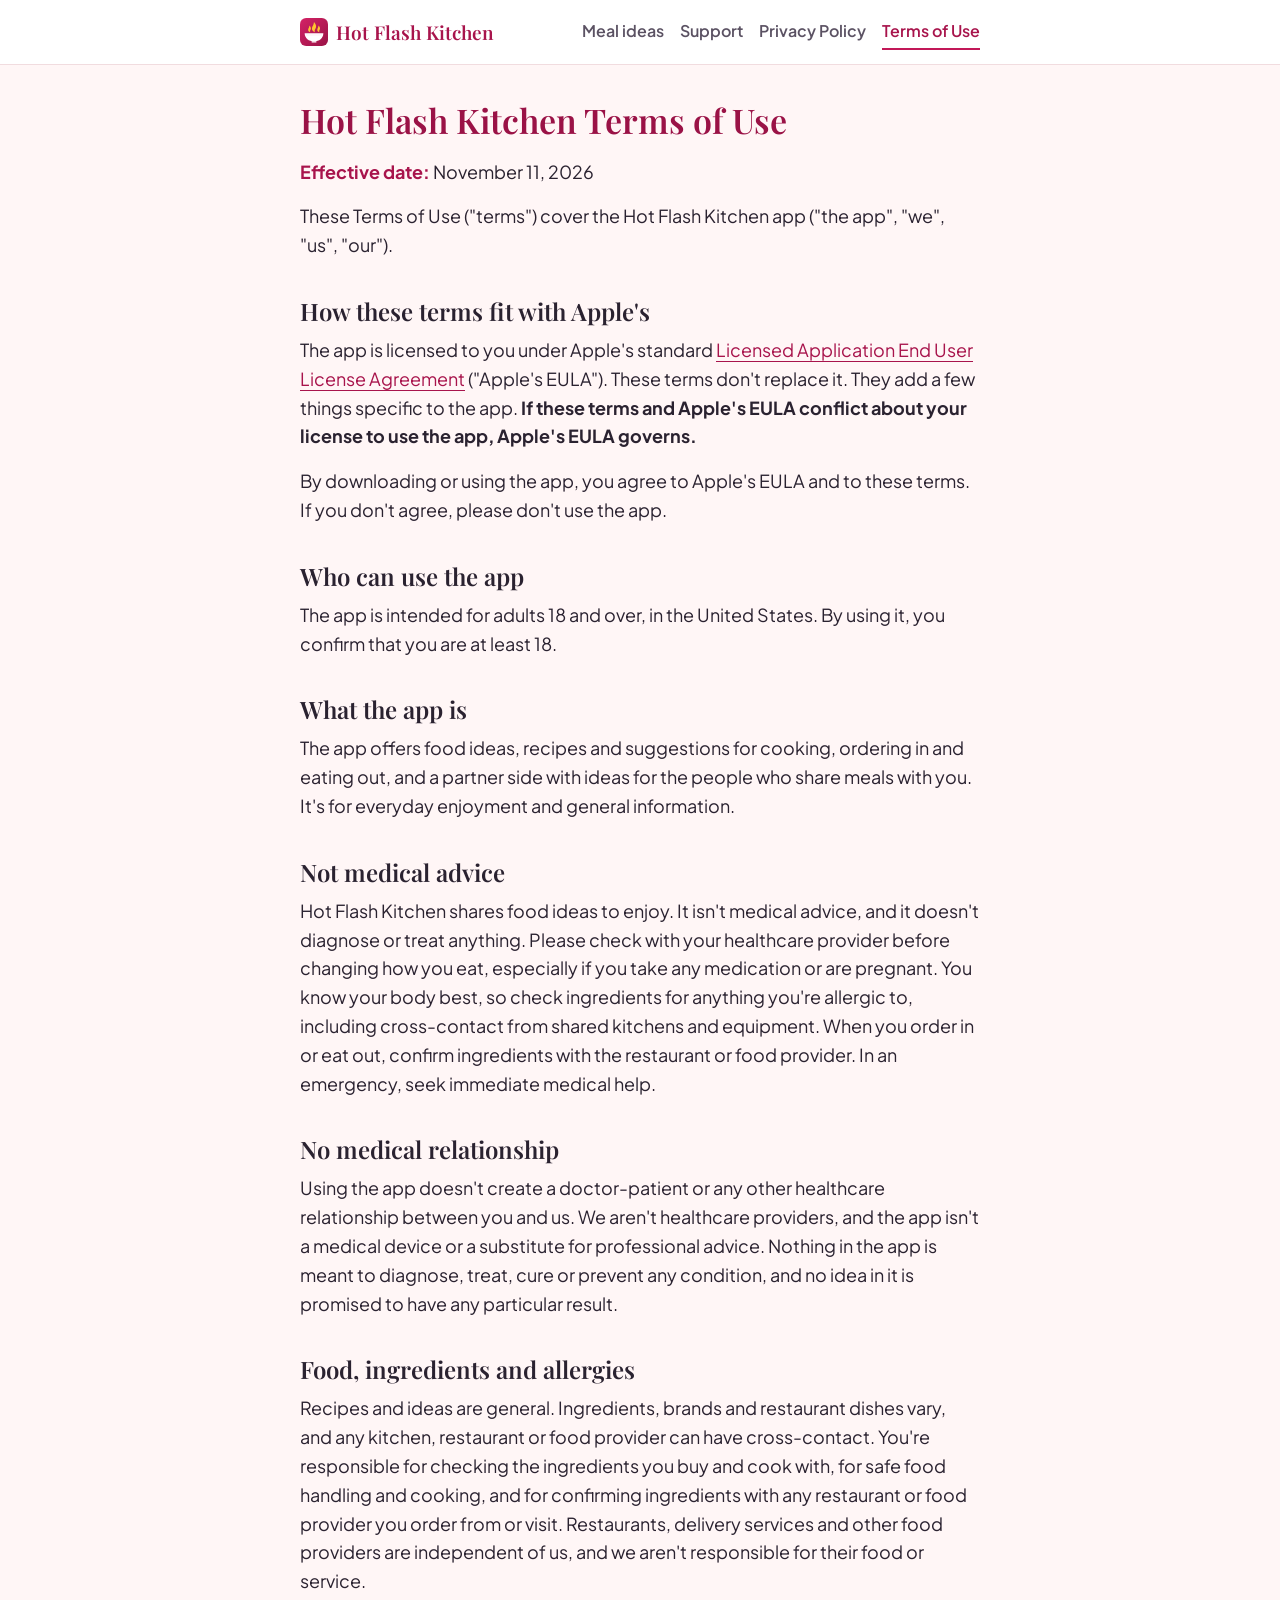
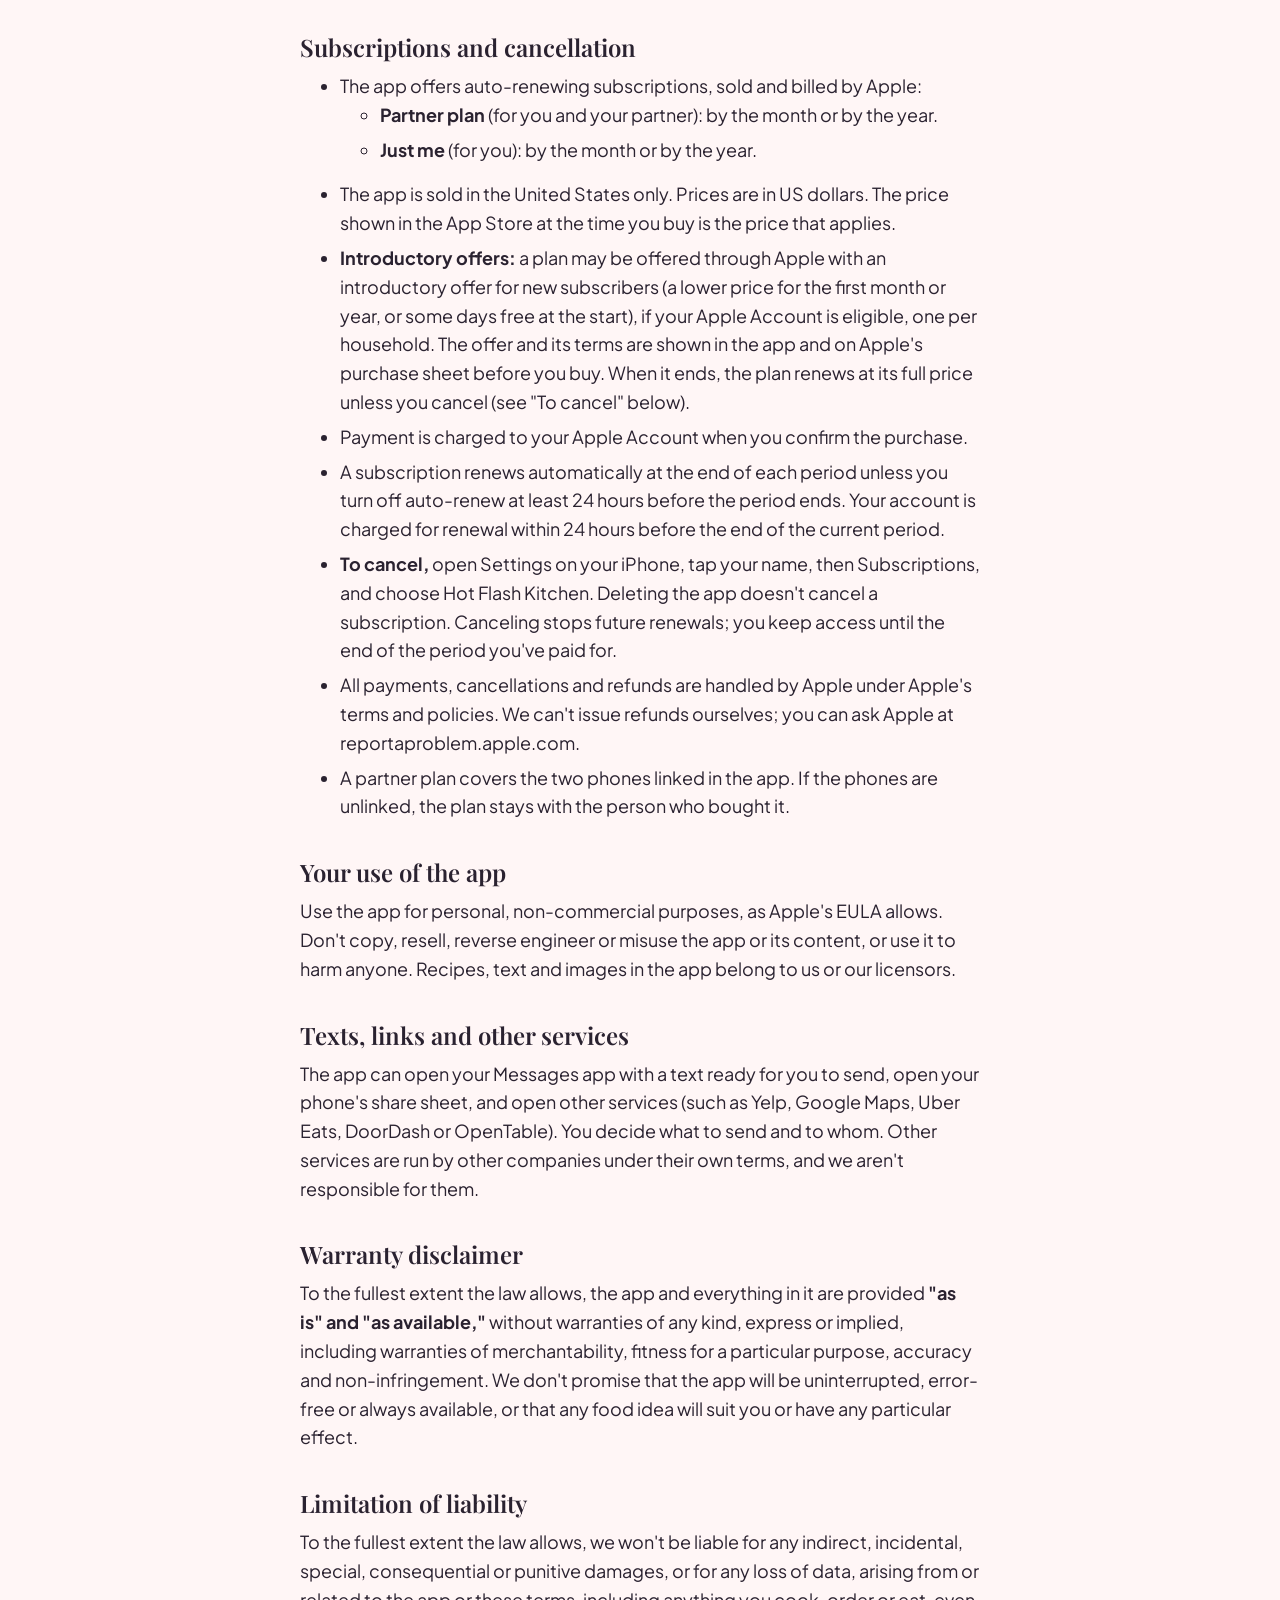
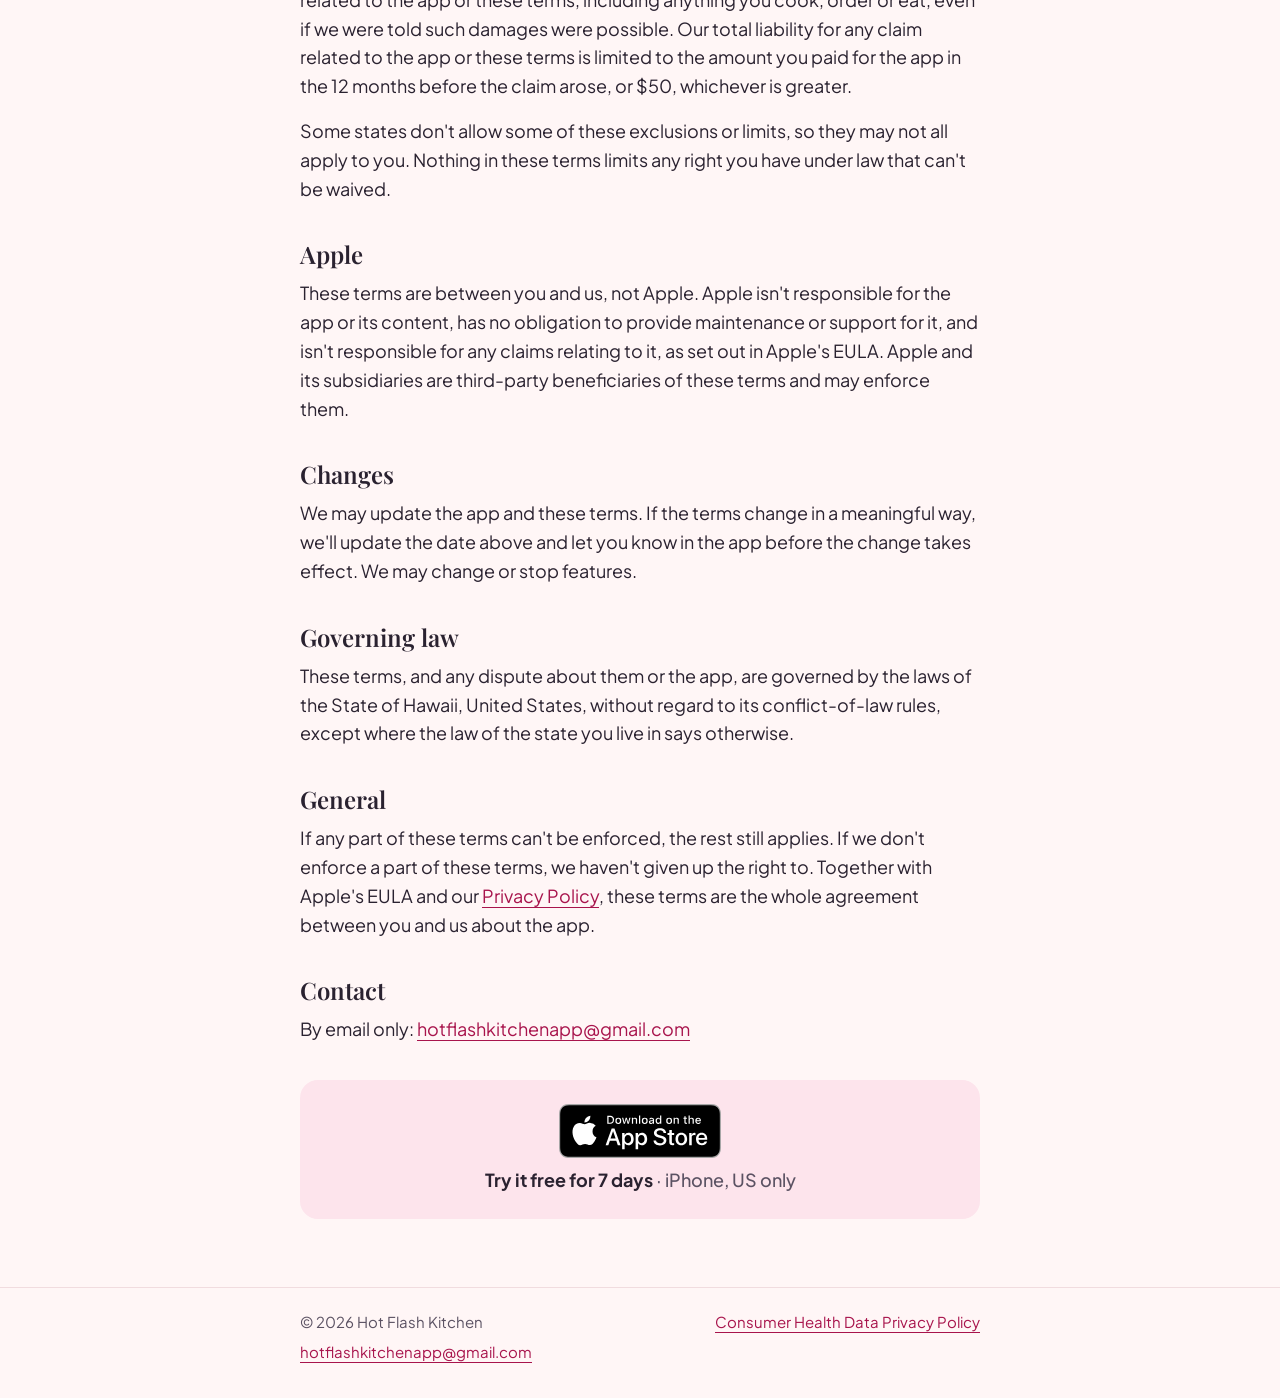
<file: terms-of-use/index.html>
<!doctype html>
<html lang="en">
<head>
<meta charset="utf-8">
<meta name="viewport" content="width=device-width, initial-scale=1">
<title>Terms of Use | Hot Flash Kitchen, Perimenopause Meal Ideas</title>
<meta name="description" content="The Terms of Use for Hot Flash Kitchen, the perimenopause meal ideas app for iPhone.">
<link rel="canonical" href="https://hotflashkitchen.github.io/terms-of-use/">
<meta name="apple-itunes-app" content="app-id=6818412629">
<meta property="og:type" content="website">
<meta property="og:site_name" content="Hot Flash Kitchen">
<meta property="og:title" content="Terms of Use | Hot Flash Kitchen, Perimenopause Meal Ideas">
<meta property="og:description" content="The Terms of Use for Hot Flash Kitchen, the perimenopause meal ideas app for iPhone.">
<meta property="og:url" content="https://hotflashkitchen.github.io/terms-of-use/">
<meta property="og:image" content="https://hotflashkitchen.github.io/img/share.jpg">
<meta property="og:image:width" content="1200">
<meta property="og:image:height" content="630">
<meta property="og:image:alt" content="Hot Flash Kitchen: perimenopause meal ideas for how you feel">
<meta name="twitter:card" content="summary_large_image">
<meta name="twitter:title" content="Terms of Use | Hot Flash Kitchen, Perimenopause Meal Ideas">
<meta name="twitter:description" content="The Terms of Use for Hot Flash Kitchen, the perimenopause meal ideas app for iPhone.">
<meta name="twitter:image" content="https://hotflashkitchen.github.io/img/share.jpg">
<link rel="icon" href="/favicon.svg" type="image/svg+xml">
<link rel="apple-touch-icon" href="/apple-touch-icon.png">
<link rel="stylesheet" href="/site.css?v=a00f2766">
</head>
<body class="legal">
<header class="top"><div class="top-in"><a class="brand" href="/">Hot Flash Kitchen<i aria-hidden="true"></i></a><nav><a href="/meal-ideas/">Meal ideas</a><a href="/support/">Support</a><a href="/privacy-policy/">Privacy Policy</a><a href="/terms-of-use/" aria-current="page">Terms of Use</a></nav></div></header>
<main class="page">
<h1>Hot Flash Kitchen Terms of Use</h1>
<p><strong>Effective date:</strong> November 11, 2026</p>
<p>These Terms of Use (&quot;terms&quot;) cover the Hot Flash Kitchen app (&quot;the app&quot;, &quot;we&quot;, &quot;us&quot;, &quot;our&quot;).</p>
<h2>How these terms fit with Apple&#39;s</h2>
<p>The app is licensed to you under Apple&#39;s standard
<a href="https://www.apple.com/legal/internet-services/itunes/dev/stdeula/">Licensed Application End User License Agreement</a>
(&quot;Apple&#39;s EULA&quot;). These terms don&#39;t replace it. They add a few things specific to the app. <strong>If
these terms and Apple&#39;s EULA conflict about your license to use the app, Apple&#39;s EULA governs.</strong></p>
<p>By downloading or using the app, you agree to Apple&#39;s EULA and to these terms. If you don&#39;t agree,
please don&#39;t use the app.</p>
<h2>Who can use the app</h2>
<p>The app is intended for adults 18 and over, in the United States. By using it, you confirm that you
are at least 18.</p>
<h2>What the app is</h2>
<p>The app offers food ideas, recipes and suggestions for cooking, ordering in and eating out, and a
partner side with ideas for the people who share meals with you. It&#39;s for everyday enjoyment and
general information.</p>
<h2>Not medical advice</h2>
<p>Hot Flash Kitchen shares food ideas to enjoy. It isn&#39;t medical advice, and it doesn&#39;t diagnose or treat anything. Please check with your healthcare provider before changing how you eat, especially if you take any medication or are pregnant. You know your body best, so check ingredients for anything you&#39;re allergic to, including cross-contact from shared kitchens and equipment. When you order in or eat out, confirm ingredients with the restaurant or food provider. In an emergency, seek immediate medical help.</p>
<h2>No medical relationship</h2>
<p>Using the app doesn&#39;t create a doctor-patient or any other healthcare relationship between you and us. We aren&#39;t healthcare providers, and the app isn&#39;t a medical device
or a substitute for professional advice. Nothing in the app is meant to diagnose, treat, cure or
prevent any condition, and no idea in it is promised to have any particular result.</p>
<h2>Food, ingredients and allergies</h2>
<p>Recipes and ideas are general. Ingredients, brands and restaurant dishes vary, and any kitchen,
restaurant or food provider can have cross-contact. You&#39;re responsible for checking the ingredients
you buy and cook with, for safe food handling and cooking, and for confirming ingredients with any
restaurant or food provider you order from or visit. Restaurants, delivery services and other food
providers are independent of us, and we aren&#39;t responsible for their food or service.</p>
<h2>Subscriptions and cancellation</h2>
<ul>
<li>The app offers auto-renewing subscriptions, sold and billed by Apple:<ul>
<li><strong>Partner plan</strong> (for you and your partner): by the month or by the year.</li>
<li><strong>Just me</strong> (for you): by the month or by the year.</li>
</ul>
</li>
<li>The app is sold in the United States only. Prices are in US dollars. The price shown in the App
Store at the time you buy is the price that applies.</li>
<li><strong>Introductory offers:</strong> a plan may be offered through Apple with an introductory offer for new
subscribers (a lower price for the first month or year, or some days free at the start), if your Apple Account is
eligible, one per household. The offer and its terms are shown in the app and on Apple&#39;s purchase
sheet before you buy. When it ends, the plan renews at its full price unless you cancel (see &quot;To
cancel&quot; below).</li>
<li>Payment is charged to your Apple Account when you confirm the purchase.</li>
<li>A subscription renews automatically at the end of each period unless you turn off auto-renew at
least 24 hours before the period ends. Your account is charged for renewal within 24 hours before
the end of the current period.</li>
<li><strong>To cancel,</strong> open Settings on your iPhone, tap your name, then Subscriptions, and choose Hot
Flash Kitchen. Deleting the app doesn&#39;t cancel a subscription. Canceling stops future renewals;
you keep access until the end of the period you&#39;ve paid for.</li>
<li>All payments, cancellations and refunds are handled by Apple under Apple&#39;s terms and policies. We
can&#39;t issue refunds ourselves; you can ask Apple at reportaproblem.apple.com.</li>
<li>A partner plan covers the two phones linked in the app. If the phones are unlinked, the plan stays
with the person who bought it.</li>
</ul>
<h2>Your use of the app</h2>
<p>Use the app for personal, non-commercial purposes, as Apple&#39;s EULA allows. Don&#39;t copy, resell,
reverse engineer or misuse the app or its content, or use it to harm anyone. Recipes, text and images
in the app belong to us or our licensors.</p>
<h2>Texts, links and other services</h2>
<p>The app can open your Messages app with a text ready for you to send, open your phone&#39;s share
sheet, and open other services (such as Yelp, Google Maps, Uber Eats, DoorDash or OpenTable). You
decide what to send and to whom. Other services are run by other companies under their own terms,
and we aren&#39;t responsible for them.</p>
<h2>Warranty disclaimer</h2>
<p>To the fullest extent the law allows, the app and everything in it are provided <strong>&quot;as is&quot; and &quot;as
available,&quot;</strong> without warranties of any kind, express or implied, including warranties of
merchantability, fitness for a particular purpose, accuracy and non-infringement. We don&#39;t promise
that the app will be uninterrupted, error-free or always available, or that any food idea will suit
you or have any particular effect.</p>
<h2>Limitation of liability</h2>
<p>To the fullest extent the law allows, we won&#39;t be liable for any indirect, incidental, special,
consequential or punitive damages, or for any loss of data, arising from or related to the app or
these terms, including anything you cook, order or eat, even if we were told such damages were
possible. Our total liability for any claim related to the app or these terms is limited to the
amount you paid for the app in the 12 months before the claim arose, or $50, whichever is greater.</p>
<p>Some states don&#39;t allow some of these exclusions or limits, so they may not all apply to you.
Nothing in these terms limits any right you have under law that can&#39;t be waived.</p>
<h2>Apple</h2>
<p>These terms are between you and us, not Apple. Apple isn&#39;t responsible for the app or its content,
has no obligation to provide maintenance or support for it, and isn&#39;t responsible for any claims
relating to it, as set out in Apple&#39;s EULA. Apple and its subsidiaries are third-party beneficiaries
of these terms and may enforce them.</p>
<h2>Changes</h2>
<p>We may update the app and these terms. If the terms change in a meaningful way, we&#39;ll update the
date above and let you know in the app before the change takes effect. We may change or stop
features.</p>
<h2>Governing law</h2>
<p>These terms, and any dispute about them or the app, are governed by the laws of the State of Hawaii,
United States, without regard to its conflict-of-law rules, except where the law of the state you
live in says otherwise.</p>
<h2>General</h2>
<p>If any part of these terms can&#39;t be enforced, the rest still applies. If we don&#39;t enforce a part of
these terms, we haven&#39;t given up the right to. Together with Apple&#39;s EULA and our
<a href="/privacy-policy/">Privacy Policy</a>, these terms are the whole agreement between you and us about the
app.</p>
<h2>Contact</h2>
<p>By email only: <a href="mailto:hotflashkitchenapp@gmail.com">hotflashkitchenapp@gmail.com</a></p>
<div class="cta cta-bottom"><a class="store-badge" href="https://apps.apple.com/app/apple-store/id6818412629?pt=129544938&ct=website-terms&mt=8"><img src="/app-store-badge.svg" alt="Get Hot Flash Kitchen on the App Store" height="54"></a><p class="cta-line">Try it free for 7 days<span> · iPhone, US only</span></p></div>
</main>
<footer class="foot"><div class="foot-in"><span>© 2026 Hot Flash Kitchen</span><a href="/consumer-health-data/">Consumer Health Data Privacy Policy</a><a href="mailto:hotflashkitchenapp@gmail.com">hotflashkitchenapp@gmail.com</a></div></footer>
</body>
</html>
</file>
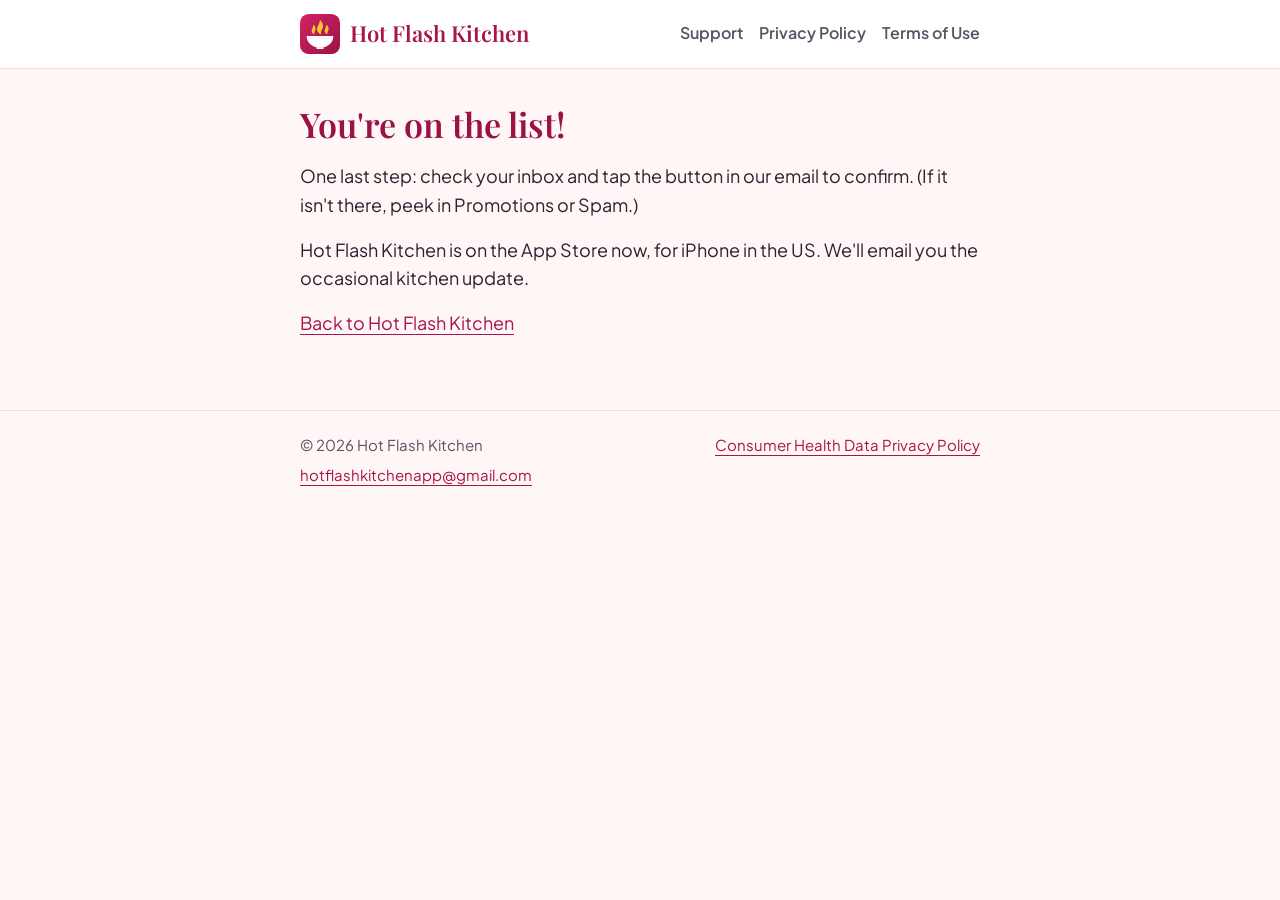
<file: thanks/index.html>
<!doctype html>
<html lang="en">
<head>
<meta charset="utf-8">
<meta name="viewport" content="width=device-width, initial-scale=1">
<meta name="apple-itunes-app" content="app-id=6818412629">
<title>You're on the list · Hot Flash Kitchen</title>
<meta name="description" content="Thanks for signing up for Hot Flash Kitchen's email updates.">
<link rel="icon" href="/favicon.svg" type="image/svg+xml">
<link rel="stylesheet" href="/site.css?v=a00f2766">
</head>
<body>
<header class="top"><div class="top-in"><a class="brand" href="/">Hot Flash Kitchen<i aria-hidden="true"></i></a><nav><a href="/">Support</a><a href="/privacy-policy/">Privacy Policy</a><a href="/terms-of-use/">Terms of Use</a></nav></div></header>
<main class="page">
<h1>You&#39;re on the list!</h1>
<p>One last step: check your inbox and tap the button in our email to confirm. (If it isn&#39;t there, peek in Promotions or Spam.)</p>
<p>Hot Flash Kitchen is on the App Store now, for iPhone in the US. We&#39;ll email you the occasional kitchen update.</p>
<p><a href="/">Back to Hot Flash Kitchen</a></p>
</main>
<footer class="foot"><div class="foot-in"><span>© 2026 Hot Flash Kitchen</span><a href="/consumer-health-data/">Consumer Health Data Privacy Policy</a><a href="mailto:hotflashkitchenapp@gmail.com">hotflashkitchenapp@gmail.com</a></div></footer>
</body>
</html>
</file>
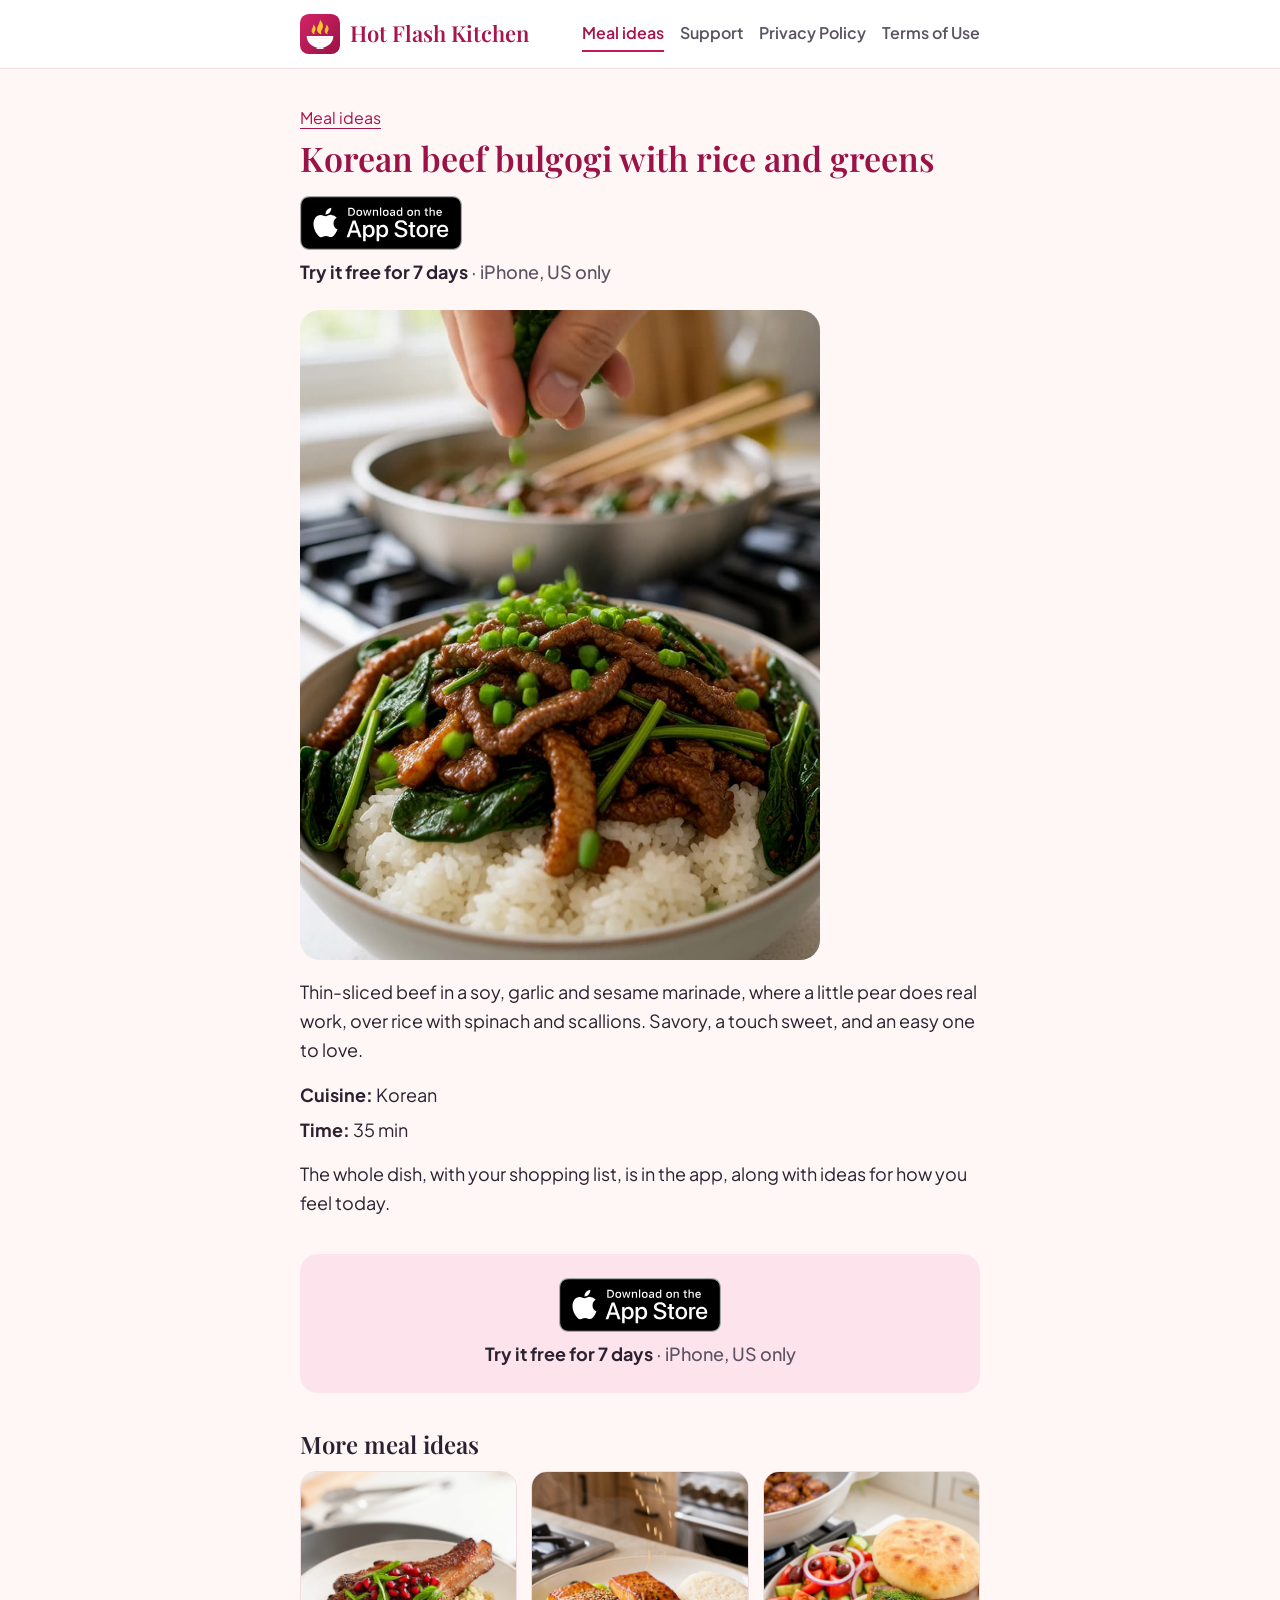
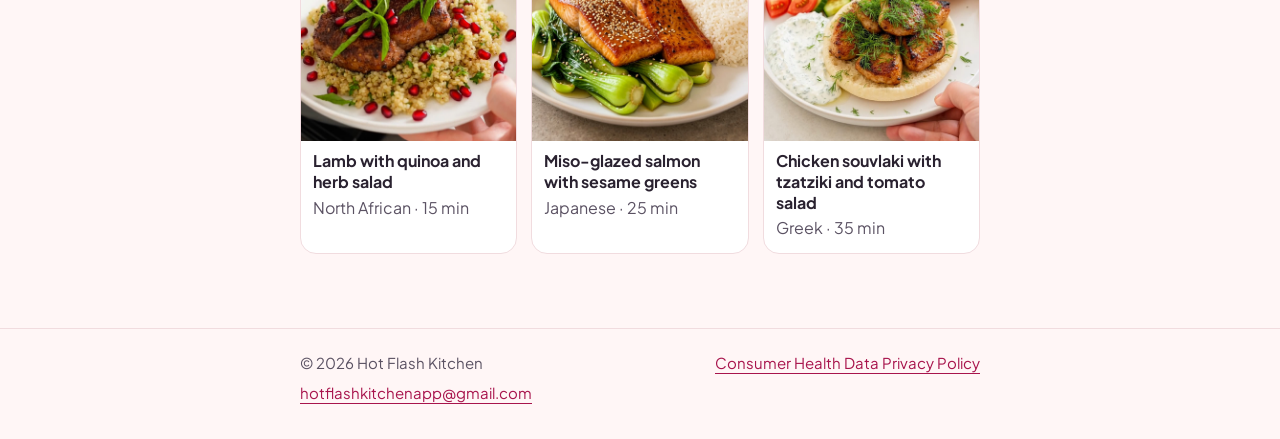
<file: meal-ideas/beef-bulgogi/index.html>
<!doctype html>
<html lang="en">
<head>
<meta charset="utf-8">
<meta name="viewport" content="width=device-width, initial-scale=1">
<title>Korean beef bulgogi with rice and greens | Perimenopause Meal Ideas</title>
<meta name="description" content="Korean beef bulgogi with rice and greens: a Korean perimenopause meal idea, about 35 minutes. Get meal ideas for how you feel today with Hot Flash Kitchen on iPhone.">
<link rel="canonical" href="https://hotflashkitchen.github.io/meal-ideas/beef-bulgogi/">
<meta name="apple-itunes-app" content="app-id=6818412629">
<meta property="og:type" content="website">
<meta property="og:site_name" content="Hot Flash Kitchen">
<meta property="og:title" content="Korean beef bulgogi with rice and greens | Perimenopause Meal Ideas">
<meta property="og:description" content="Korean beef bulgogi with rice and greens: a Korean perimenopause meal idea, about 35 minutes. Get meal ideas for how you feel today with Hot Flash Kitchen on iPhone.">
<meta property="og:url" content="https://hotflashkitchen.github.io/meal-ideas/beef-bulgogi/">
<meta property="og:image" content="https://hotflashkitchen.github.io/img/meals/beef-bulgogi-share.jpg">
<meta property="og:image:width" content="1200">
<meta property="og:image:height" content="630">
<meta property="og:image:alt" content="Korean beef bulgogi with rice and greens">
<meta name="twitter:card" content="summary_large_image">
<meta name="twitter:title" content="Korean beef bulgogi with rice and greens | Perimenopause Meal Ideas">
<meta name="twitter:description" content="Korean beef bulgogi with rice and greens: a Korean perimenopause meal idea, about 35 minutes. Get meal ideas for how you feel today with Hot Flash Kitchen on iPhone.">
<meta name="twitter:image" content="https://hotflashkitchen.github.io/img/meals/beef-bulgogi-share.jpg">
<link rel="icon" href="/favicon.svg" type="image/svg+xml">
<link rel="apple-touch-icon" href="/apple-touch-icon.png">
<link rel="stylesheet" href="/site.css?v=a00f2766">
</head>
<body>
<header class="top"><div class="top-in"><a class="brand" href="/">Hot Flash Kitchen<i aria-hidden="true"></i></a><nav><a href="/meal-ideas/" aria-current="page">Meal ideas</a><a href="/support/">Support</a><a href="/privacy-policy/">Privacy Policy</a><a href="/terms-of-use/">Terms of Use</a></nav></div></header>
<main class="page">
<p class="crumb"><a href="/meal-ideas/">Meal ideas</a></p>
<h1>Korean beef bulgogi with rice and greens</h1>
<div class="cta cta-top"><a class="store-badge" href="https://apps.apple.com/app/apple-store/id6818412629?pt=129544938&ct=website-meal-beef-bulgogi&mt=8"><img src="/app-store-badge.svg" alt="Get Hot Flash Kitchen on the App Store" height="54"></a><p class="cta-line">Try it free for 7 days<span> · iPhone, US only</span></p></div>
<img class="meal-photo" src="/img/meals/beef-bulgogi.jpg" alt="Korean beef bulgogi with rice and greens" width="900" height="1125">
<p class="about">Thin-sliced beef in a soy, garlic and sesame marinade, where a little pear does real work, over rice with spinach and scallions. Savory, a touch sweet, and an easy one to love.</p>
<ul class="facts"><li><strong>Cuisine:</strong> Korean</li><li><strong>Time:</strong> 35 min</li></ul>
<p>The whole dish, with your shopping list, is in the app, along with ideas for how you feel today.</p>
<div class="cta cta-bottom"><a class="store-badge" href="https://apps.apple.com/app/apple-store/id6818412629?pt=129544938&ct=website-meal-beef-bulgogi&mt=8"><img src="/app-store-badge.svg" alt="Get Hot Flash Kitchen on the App Store" height="54"></a><p class="cta-line">Try it free for 7 days<span> · iPhone, US only</span></p></div>
<h2>More meal ideas</h2>
<div class="meal-grid"><a class="meal-card" href="/meal-ideas/lamb-quinoa-herb-salad/"><img src="/img/meals/lamb-quinoa-herb-salad.jpg" alt="Lamb with quinoa and herb salad" width="900" height="1125" loading="lazy"><span class="meal-name">Lamb with quinoa and herb salad</span><span class="meal-meta">North African · 15 min</span></a><a class="meal-card" href="/meal-ideas/miso-salmon/"><img src="/img/meals/miso-salmon.jpg" alt="Miso-glazed salmon with sesame greens" width="900" height="1125" loading="lazy"><span class="meal-name">Miso-glazed salmon with sesame greens</span><span class="meal-meta">Japanese · 25 min</span></a><a class="meal-card" href="/meal-ideas/chicken-souvlaki/"><img src="/img/meals/chicken-souvlaki.jpg" alt="Chicken souvlaki with tzatziki and tomato salad" width="900" height="1125" loading="lazy"><span class="meal-name">Chicken souvlaki with tzatziki and tomato salad</span><span class="meal-meta">Greek · 35 min</span></a></div>
</main>
<footer class="foot"><div class="foot-in"><span>© 2026 Hot Flash Kitchen</span><a href="/consumer-health-data/">Consumer Health Data Privacy Policy</a><a href="mailto:hotflashkitchenapp@gmail.com">hotflashkitchenapp@gmail.com</a></div></footer>
</body>
</html>
</file>
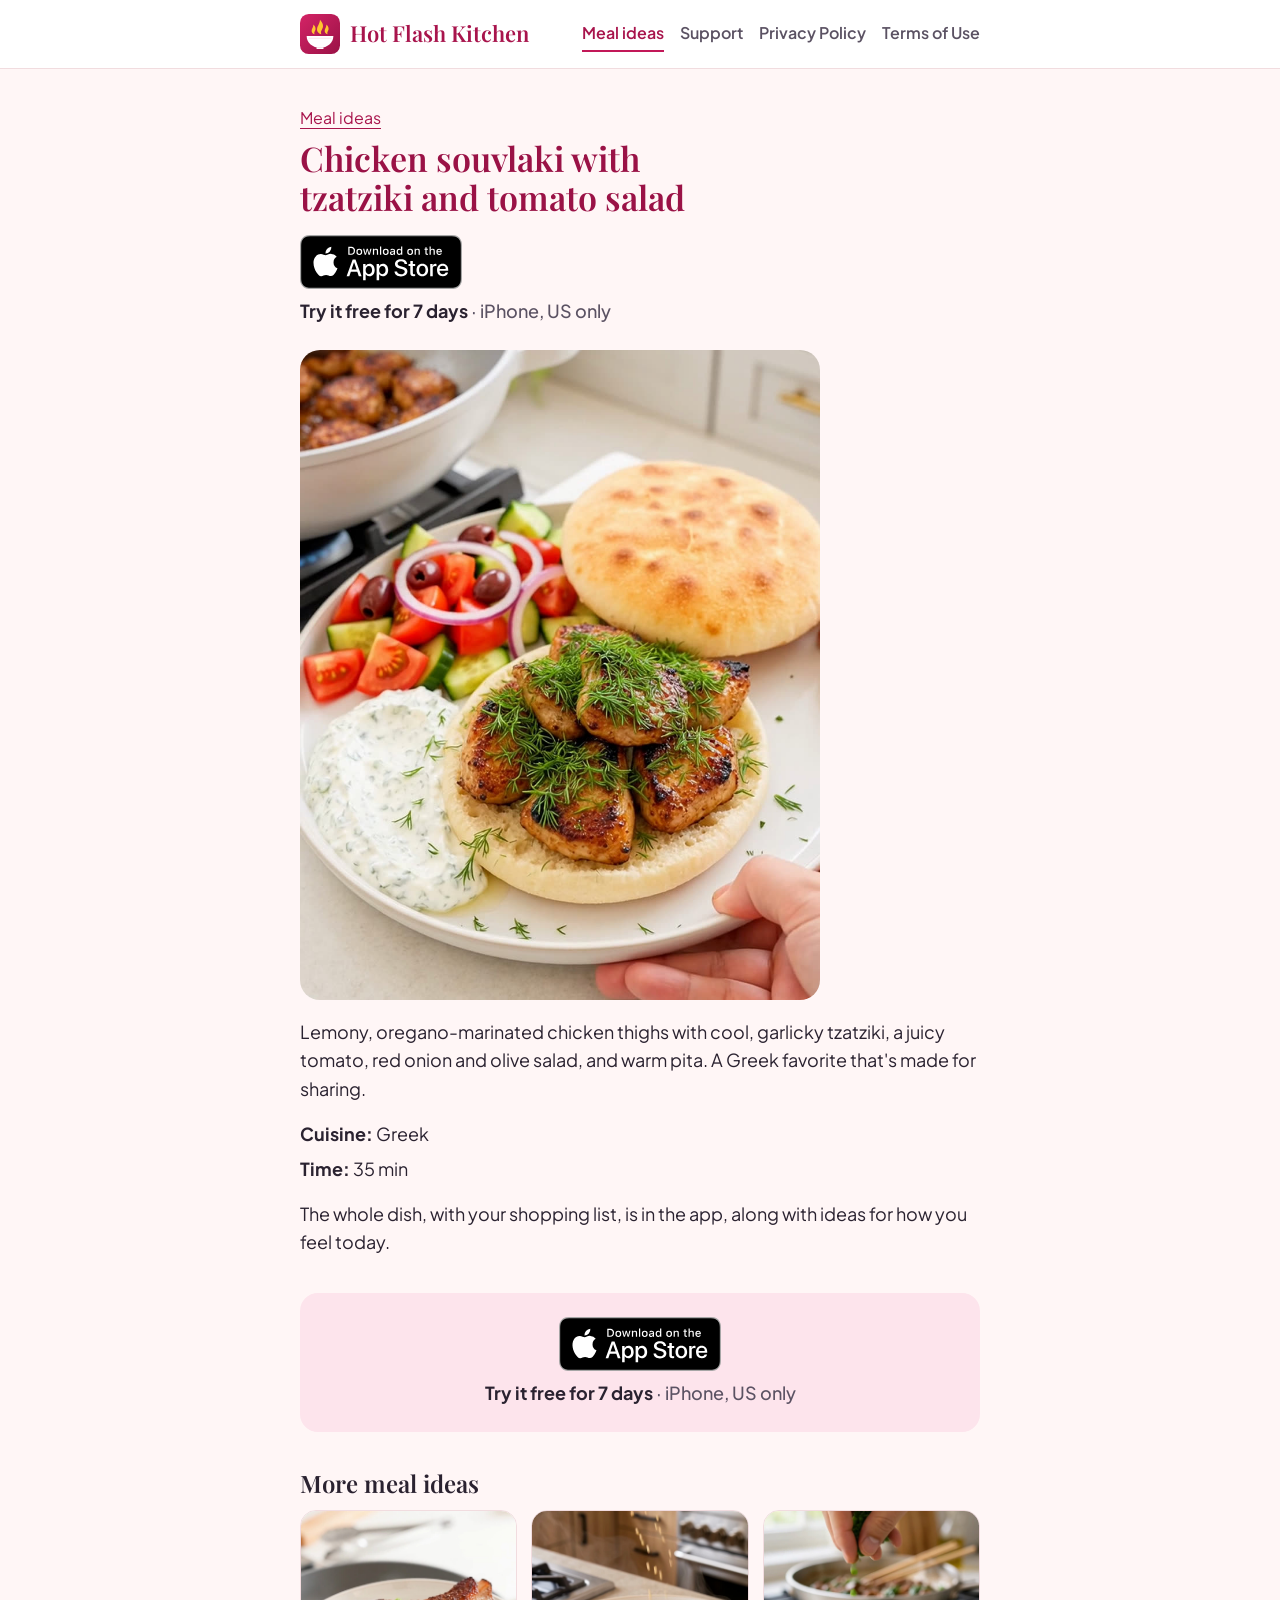
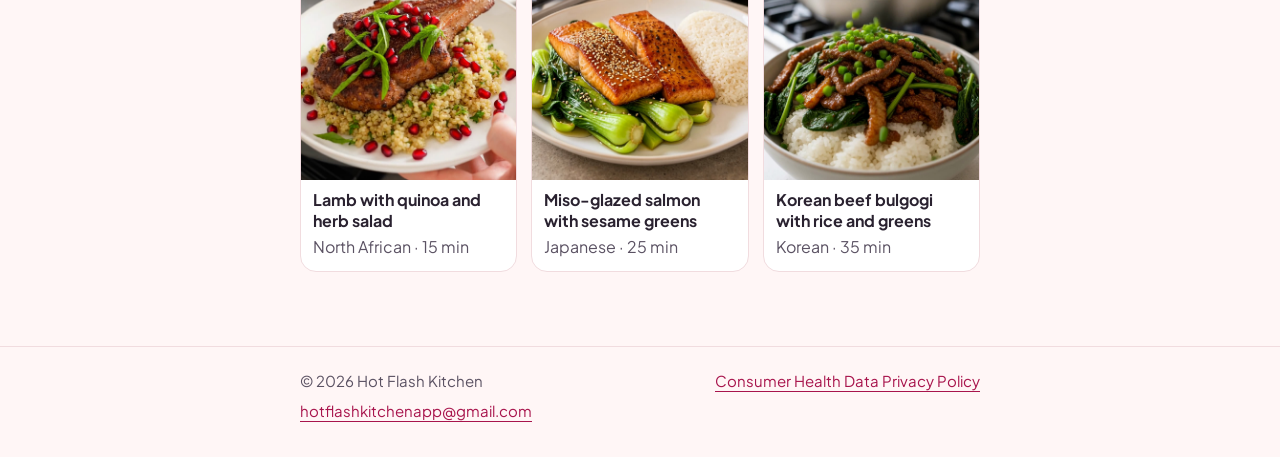
<file: meal-ideas/chicken-souvlaki/index.html>
<!doctype html>
<html lang="en">
<head>
<meta charset="utf-8">
<meta name="viewport" content="width=device-width, initial-scale=1">
<title>Chicken souvlaki with tzatziki and tomato salad | Perimenopause Meal Ideas</title>
<meta name="description" content="Chicken souvlaki with tzatziki and tomato salad: a Greek perimenopause meal idea, about 35 minutes. Get meal ideas for how you feel today with Hot Flash Kitchen on iPhone.">
<link rel="canonical" href="https://hotflashkitchen.github.io/meal-ideas/chicken-souvlaki/">
<meta name="apple-itunes-app" content="app-id=6818412629">
<meta property="og:type" content="website">
<meta property="og:site_name" content="Hot Flash Kitchen">
<meta property="og:title" content="Chicken souvlaki with tzatziki and tomato salad | Perimenopause Meal Ideas">
<meta property="og:description" content="Chicken souvlaki with tzatziki and tomato salad: a Greek perimenopause meal idea, about 35 minutes. Get meal ideas for how you feel today with Hot Flash Kitchen on iPhone.">
<meta property="og:url" content="https://hotflashkitchen.github.io/meal-ideas/chicken-souvlaki/">
<meta property="og:image" content="https://hotflashkitchen.github.io/img/meals/chicken-souvlaki-share.jpg">
<meta property="og:image:width" content="1200">
<meta property="og:image:height" content="630">
<meta property="og:image:alt" content="Chicken souvlaki with tzatziki and tomato salad">
<meta name="twitter:card" content="summary_large_image">
<meta name="twitter:title" content="Chicken souvlaki with tzatziki and tomato salad | Perimenopause Meal Ideas">
<meta name="twitter:description" content="Chicken souvlaki with tzatziki and tomato salad: a Greek perimenopause meal idea, about 35 minutes. Get meal ideas for how you feel today with Hot Flash Kitchen on iPhone.">
<meta name="twitter:image" content="https://hotflashkitchen.github.io/img/meals/chicken-souvlaki-share.jpg">
<link rel="icon" href="/favicon.svg" type="image/svg+xml">
<link rel="apple-touch-icon" href="/apple-touch-icon.png">
<link rel="stylesheet" href="/site.css?v=a00f2766">
</head>
<body>
<header class="top"><div class="top-in"><a class="brand" href="/">Hot Flash Kitchen<i aria-hidden="true"></i></a><nav><a href="/meal-ideas/" aria-current="page">Meal ideas</a><a href="/support/">Support</a><a href="/privacy-policy/">Privacy Policy</a><a href="/terms-of-use/">Terms of Use</a></nav></div></header>
<main class="page">
<p class="crumb"><a href="/meal-ideas/">Meal ideas</a></p>
<h1>Chicken souvlaki with tzatziki and tomato salad</h1>
<div class="cta cta-top"><a class="store-badge" href="https://apps.apple.com/app/apple-store/id6818412629?pt=129544938&ct=website-meal-chicken-souvlaki&mt=8"><img src="/app-store-badge.svg" alt="Get Hot Flash Kitchen on the App Store" height="54"></a><p class="cta-line">Try it free for 7 days<span> · iPhone, US only</span></p></div>
<img class="meal-photo" src="/img/meals/chicken-souvlaki.jpg" alt="Chicken souvlaki with tzatziki and tomato salad" width="900" height="1125">
<p class="about">Lemony, oregano-marinated chicken thighs with cool, garlicky tzatziki, a juicy tomato, red onion and olive salad, and warm pita. A Greek favorite that's made for sharing.</p>
<ul class="facts"><li><strong>Cuisine:</strong> Greek</li><li><strong>Time:</strong> 35 min</li></ul>
<p>The whole dish, with your shopping list, is in the app, along with ideas for how you feel today.</p>
<div class="cta cta-bottom"><a class="store-badge" href="https://apps.apple.com/app/apple-store/id6818412629?pt=129544938&ct=website-meal-chicken-souvlaki&mt=8"><img src="/app-store-badge.svg" alt="Get Hot Flash Kitchen on the App Store" height="54"></a><p class="cta-line">Try it free for 7 days<span> · iPhone, US only</span></p></div>
<h2>More meal ideas</h2>
<div class="meal-grid"><a class="meal-card" href="/meal-ideas/lamb-quinoa-herb-salad/"><img src="/img/meals/lamb-quinoa-herb-salad.jpg" alt="Lamb with quinoa and herb salad" width="900" height="1125" loading="lazy"><span class="meal-name">Lamb with quinoa and herb salad</span><span class="meal-meta">North African · 15 min</span></a><a class="meal-card" href="/meal-ideas/miso-salmon/"><img src="/img/meals/miso-salmon.jpg" alt="Miso-glazed salmon with sesame greens" width="900" height="1125" loading="lazy"><span class="meal-name">Miso-glazed salmon with sesame greens</span><span class="meal-meta">Japanese · 25 min</span></a><a class="meal-card" href="/meal-ideas/beef-bulgogi/"><img src="/img/meals/beef-bulgogi.jpg" alt="Korean beef bulgogi with rice and greens" width="900" height="1125" loading="lazy"><span class="meal-name">Korean beef bulgogi with rice and greens</span><span class="meal-meta">Korean · 35 min</span></a></div>
</main>
<footer class="foot"><div class="foot-in"><span>© 2026 Hot Flash Kitchen</span><a href="/consumer-health-data/">Consumer Health Data Privacy Policy</a><a href="mailto:hotflashkitchenapp@gmail.com">hotflashkitchenapp@gmail.com</a></div></footer>
</body>
</html>
</file>
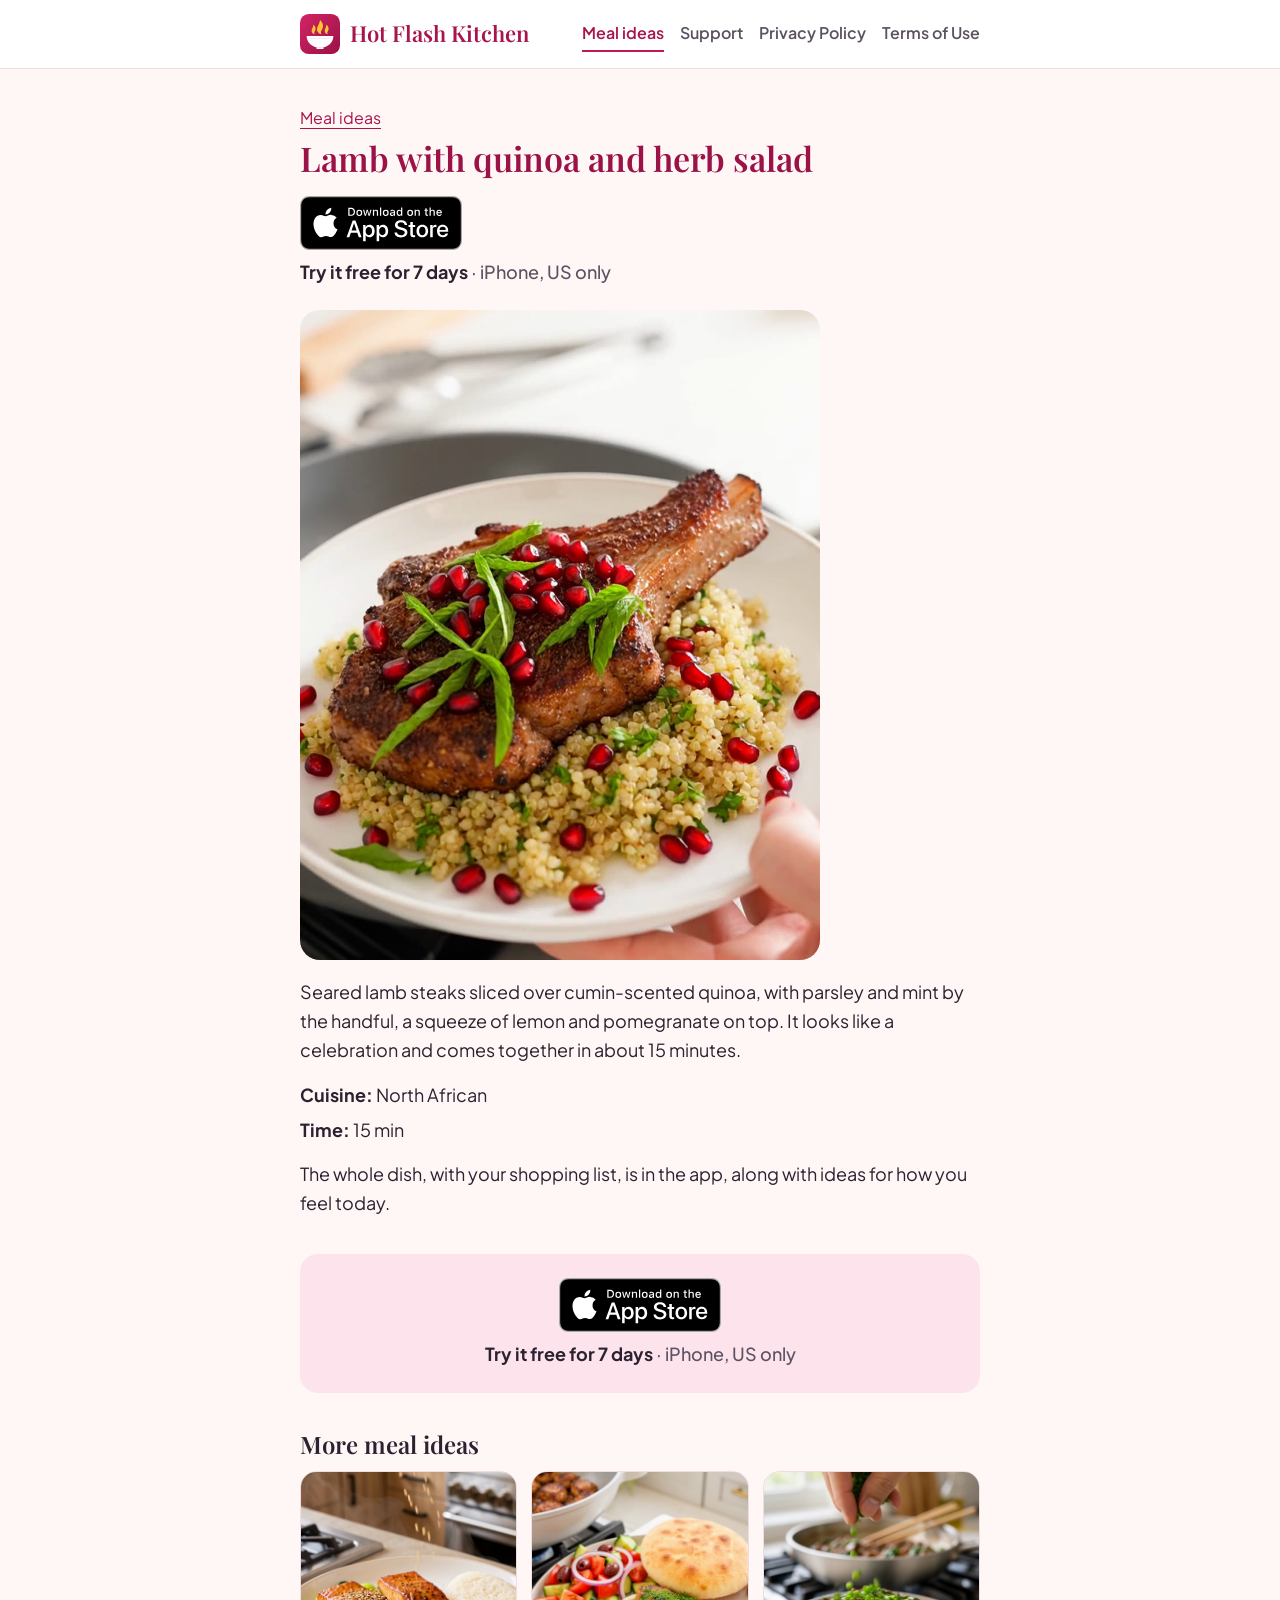
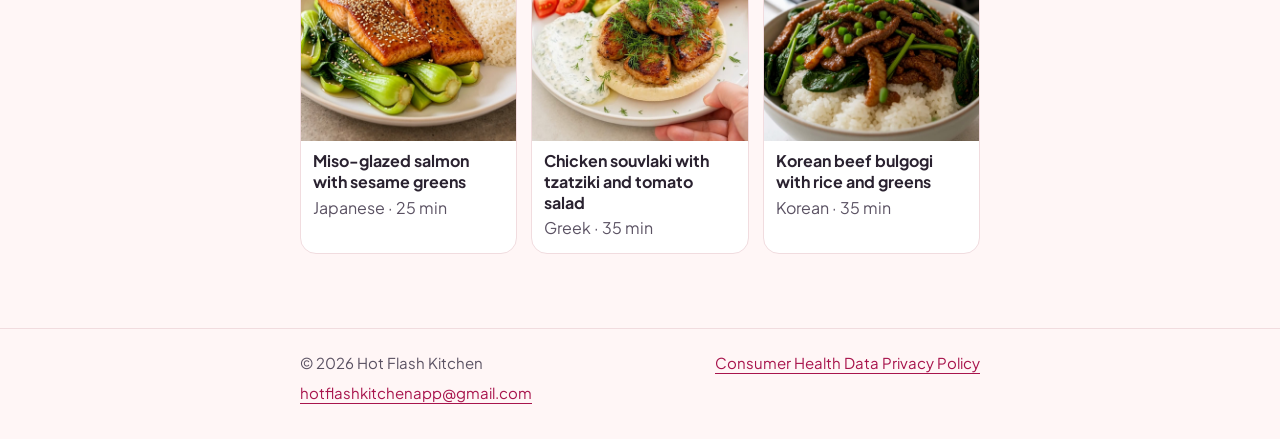
<file: meal-ideas/lamb-quinoa-herb-salad/index.html>
<!doctype html>
<html lang="en">
<head>
<meta charset="utf-8">
<meta name="viewport" content="width=device-width, initial-scale=1">
<title>Lamb with quinoa and herb salad | Perimenopause Meal Ideas</title>
<meta name="description" content="Lamb with quinoa and herb salad: a North African perimenopause meal idea, about 15 minutes. Get meal ideas for how you feel today with Hot Flash Kitchen on iPhone.">
<link rel="canonical" href="https://hotflashkitchen.github.io/meal-ideas/lamb-quinoa-herb-salad/">
<meta name="apple-itunes-app" content="app-id=6818412629">
<meta property="og:type" content="website">
<meta property="og:site_name" content="Hot Flash Kitchen">
<meta property="og:title" content="Lamb with quinoa and herb salad | Perimenopause Meal Ideas">
<meta property="og:description" content="Lamb with quinoa and herb salad: a North African perimenopause meal idea, about 15 minutes. Get meal ideas for how you feel today with Hot Flash Kitchen on iPhone.">
<meta property="og:url" content="https://hotflashkitchen.github.io/meal-ideas/lamb-quinoa-herb-salad/">
<meta property="og:image" content="https://hotflashkitchen.github.io/img/meals/lamb-quinoa-herb-salad-share.jpg">
<meta property="og:image:width" content="1200">
<meta property="og:image:height" content="630">
<meta property="og:image:alt" content="Lamb with quinoa and herb salad">
<meta name="twitter:card" content="summary_large_image">
<meta name="twitter:title" content="Lamb with quinoa and herb salad | Perimenopause Meal Ideas">
<meta name="twitter:description" content="Lamb with quinoa and herb salad: a North African perimenopause meal idea, about 15 minutes. Get meal ideas for how you feel today with Hot Flash Kitchen on iPhone.">
<meta name="twitter:image" content="https://hotflashkitchen.github.io/img/meals/lamb-quinoa-herb-salad-share.jpg">
<link rel="icon" href="/favicon.svg" type="image/svg+xml">
<link rel="apple-touch-icon" href="/apple-touch-icon.png">
<link rel="stylesheet" href="/site.css?v=a00f2766">
</head>
<body>
<header class="top"><div class="top-in"><a class="brand" href="/">Hot Flash Kitchen<i aria-hidden="true"></i></a><nav><a href="/meal-ideas/" aria-current="page">Meal ideas</a><a href="/support/">Support</a><a href="/privacy-policy/">Privacy Policy</a><a href="/terms-of-use/">Terms of Use</a></nav></div></header>
<main class="page">
<p class="crumb"><a href="/meal-ideas/">Meal ideas</a></p>
<h1>Lamb with quinoa and herb salad</h1>
<div class="cta cta-top"><a class="store-badge" href="https://apps.apple.com/app/apple-store/id6818412629?pt=129544938&ct=website-meal-lamb-quinoa-herb-salad&mt=8"><img src="/app-store-badge.svg" alt="Get Hot Flash Kitchen on the App Store" height="54"></a><p class="cta-line">Try it free for 7 days<span> · iPhone, US only</span></p></div>
<img class="meal-photo" src="/img/meals/lamb-quinoa-herb-salad.jpg" alt="Lamb with quinoa and herb salad" width="900" height="1125">
<p class="about">Seared lamb steaks sliced over cumin-scented quinoa, with parsley and mint by the handful, a squeeze of lemon and pomegranate on top. It looks like a celebration and comes together in about 15 minutes.</p>
<ul class="facts"><li><strong>Cuisine:</strong> North African</li><li><strong>Time:</strong> 15 min</li></ul>
<p>The whole dish, with your shopping list, is in the app, along with ideas for how you feel today.</p>
<div class="cta cta-bottom"><a class="store-badge" href="https://apps.apple.com/app/apple-store/id6818412629?pt=129544938&ct=website-meal-lamb-quinoa-herb-salad&mt=8"><img src="/app-store-badge.svg" alt="Get Hot Flash Kitchen on the App Store" height="54"></a><p class="cta-line">Try it free for 7 days<span> · iPhone, US only</span></p></div>
<h2>More meal ideas</h2>
<div class="meal-grid"><a class="meal-card" href="/meal-ideas/miso-salmon/"><img src="/img/meals/miso-salmon.jpg" alt="Miso-glazed salmon with sesame greens" width="900" height="1125" loading="lazy"><span class="meal-name">Miso-glazed salmon with sesame greens</span><span class="meal-meta">Japanese · 25 min</span></a><a class="meal-card" href="/meal-ideas/chicken-souvlaki/"><img src="/img/meals/chicken-souvlaki.jpg" alt="Chicken souvlaki with tzatziki and tomato salad" width="900" height="1125" loading="lazy"><span class="meal-name">Chicken souvlaki with tzatziki and tomato salad</span><span class="meal-meta">Greek · 35 min</span></a><a class="meal-card" href="/meal-ideas/beef-bulgogi/"><img src="/img/meals/beef-bulgogi.jpg" alt="Korean beef bulgogi with rice and greens" width="900" height="1125" loading="lazy"><span class="meal-name">Korean beef bulgogi with rice and greens</span><span class="meal-meta">Korean · 35 min</span></a></div>
</main>
<footer class="foot"><div class="foot-in"><span>© 2026 Hot Flash Kitchen</span><a href="/consumer-health-data/">Consumer Health Data Privacy Policy</a><a href="mailto:hotflashkitchenapp@gmail.com">hotflashkitchenapp@gmail.com</a></div></footer>
</body>
</html>
</file>
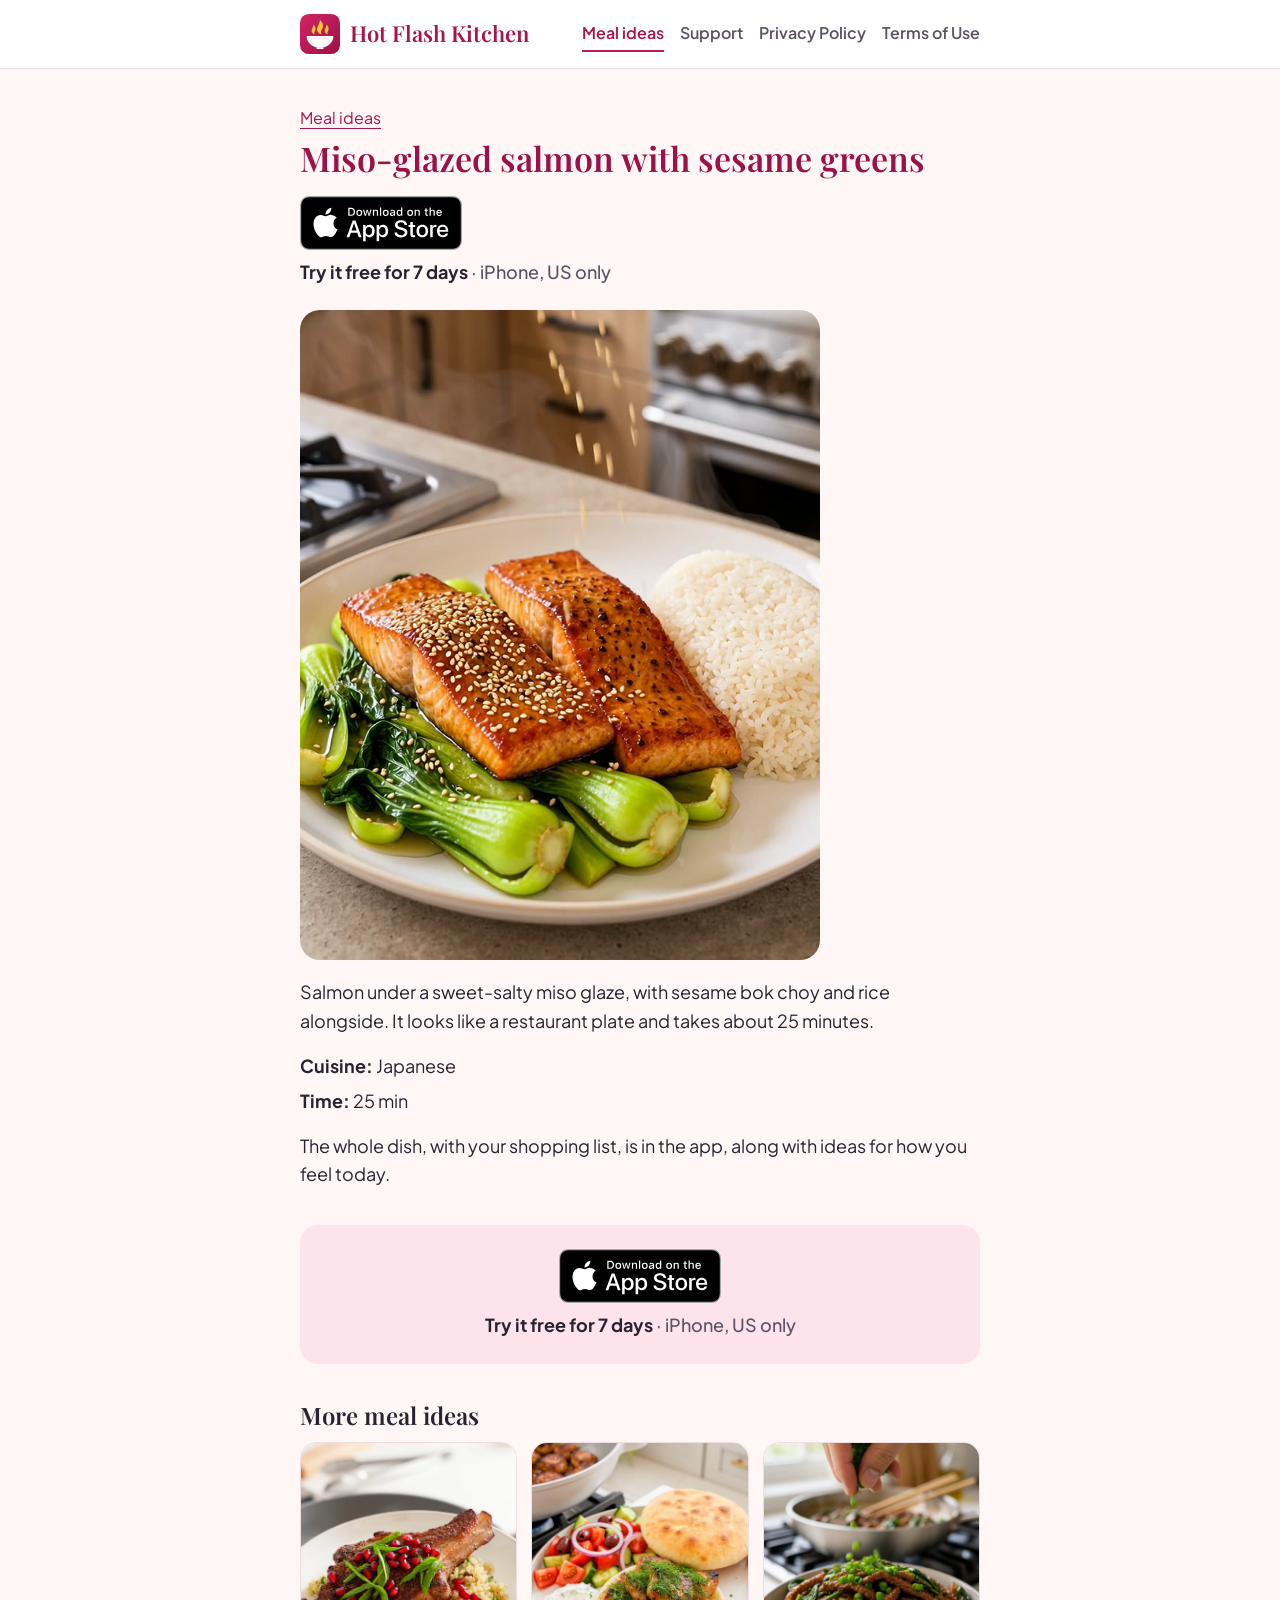
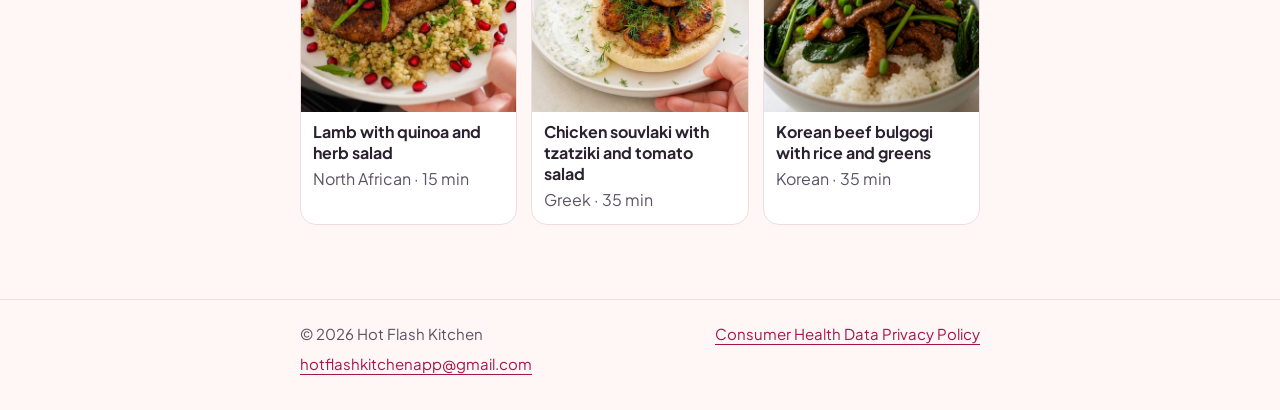
<file: meal-ideas/miso-salmon/index.html>
<!doctype html>
<html lang="en">
<head>
<meta charset="utf-8">
<meta name="viewport" content="width=device-width, initial-scale=1">
<title>Miso-glazed salmon with sesame greens | Perimenopause Meal Ideas</title>
<meta name="description" content="Miso-glazed salmon with sesame greens: a Japanese perimenopause meal idea, about 25 minutes. Get meal ideas for how you feel today with Hot Flash Kitchen on iPhone.">
<link rel="canonical" href="https://hotflashkitchen.github.io/meal-ideas/miso-salmon/">
<meta name="apple-itunes-app" content="app-id=6818412629">
<meta property="og:type" content="website">
<meta property="og:site_name" content="Hot Flash Kitchen">
<meta property="og:title" content="Miso-glazed salmon with sesame greens | Perimenopause Meal Ideas">
<meta property="og:description" content="Miso-glazed salmon with sesame greens: a Japanese perimenopause meal idea, about 25 minutes. Get meal ideas for how you feel today with Hot Flash Kitchen on iPhone.">
<meta property="og:url" content="https://hotflashkitchen.github.io/meal-ideas/miso-salmon/">
<meta property="og:image" content="https://hotflashkitchen.github.io/img/meals/miso-salmon-share.jpg">
<meta property="og:image:width" content="1200">
<meta property="og:image:height" content="630">
<meta property="og:image:alt" content="Miso-glazed salmon with sesame greens">
<meta name="twitter:card" content="summary_large_image">
<meta name="twitter:title" content="Miso-glazed salmon with sesame greens | Perimenopause Meal Ideas">
<meta name="twitter:description" content="Miso-glazed salmon with sesame greens: a Japanese perimenopause meal idea, about 25 minutes. Get meal ideas for how you feel today with Hot Flash Kitchen on iPhone.">
<meta name="twitter:image" content="https://hotflashkitchen.github.io/img/meals/miso-salmon-share.jpg">
<link rel="icon" href="/favicon.svg" type="image/svg+xml">
<link rel="apple-touch-icon" href="/apple-touch-icon.png">
<link rel="stylesheet" href="/site.css?v=a00f2766">
</head>
<body>
<header class="top"><div class="top-in"><a class="brand" href="/">Hot Flash Kitchen<i aria-hidden="true"></i></a><nav><a href="/meal-ideas/" aria-current="page">Meal ideas</a><a href="/support/">Support</a><a href="/privacy-policy/">Privacy Policy</a><a href="/terms-of-use/">Terms of Use</a></nav></div></header>
<main class="page">
<p class="crumb"><a href="/meal-ideas/">Meal ideas</a></p>
<h1>Miso-glazed salmon with sesame greens</h1>
<div class="cta cta-top"><a class="store-badge" href="https://apps.apple.com/app/apple-store/id6818412629?pt=129544938&ct=website-meal-miso-salmon&mt=8"><img src="/app-store-badge.svg" alt="Get Hot Flash Kitchen on the App Store" height="54"></a><p class="cta-line">Try it free for 7 days<span> · iPhone, US only</span></p></div>
<img class="meal-photo" src="/img/meals/miso-salmon.jpg" alt="Miso-glazed salmon with sesame greens" width="900" height="1125">
<p class="about">Salmon under a sweet-salty miso glaze, with sesame bok choy and rice alongside. It looks like a restaurant plate and takes about 25 minutes.</p>
<ul class="facts"><li><strong>Cuisine:</strong> Japanese</li><li><strong>Time:</strong> 25 min</li></ul>
<p>The whole dish, with your shopping list, is in the app, along with ideas for how you feel today.</p>
<div class="cta cta-bottom"><a class="store-badge" href="https://apps.apple.com/app/apple-store/id6818412629?pt=129544938&ct=website-meal-miso-salmon&mt=8"><img src="/app-store-badge.svg" alt="Get Hot Flash Kitchen on the App Store" height="54"></a><p class="cta-line">Try it free for 7 days<span> · iPhone, US only</span></p></div>
<h2>More meal ideas</h2>
<div class="meal-grid"><a class="meal-card" href="/meal-ideas/lamb-quinoa-herb-salad/"><img src="/img/meals/lamb-quinoa-herb-salad.jpg" alt="Lamb with quinoa and herb salad" width="900" height="1125" loading="lazy"><span class="meal-name">Lamb with quinoa and herb salad</span><span class="meal-meta">North African · 15 min</span></a><a class="meal-card" href="/meal-ideas/chicken-souvlaki/"><img src="/img/meals/chicken-souvlaki.jpg" alt="Chicken souvlaki with tzatziki and tomato salad" width="900" height="1125" loading="lazy"><span class="meal-name">Chicken souvlaki with tzatziki and tomato salad</span><span class="meal-meta">Greek · 35 min</span></a><a class="meal-card" href="/meal-ideas/beef-bulgogi/"><img src="/img/meals/beef-bulgogi.jpg" alt="Korean beef bulgogi with rice and greens" width="900" height="1125" loading="lazy"><span class="meal-name">Korean beef bulgogi with rice and greens</span><span class="meal-meta">Korean · 35 min</span></a></div>
</main>
<footer class="foot"><div class="foot-in"><span>© 2026 Hot Flash Kitchen</span><a href="/consumer-health-data/">Consumer Health Data Privacy Policy</a><a href="mailto:hotflashkitchenapp@gmail.com">hotflashkitchenapp@gmail.com</a></div></footer>
</body>
</html>
</file>
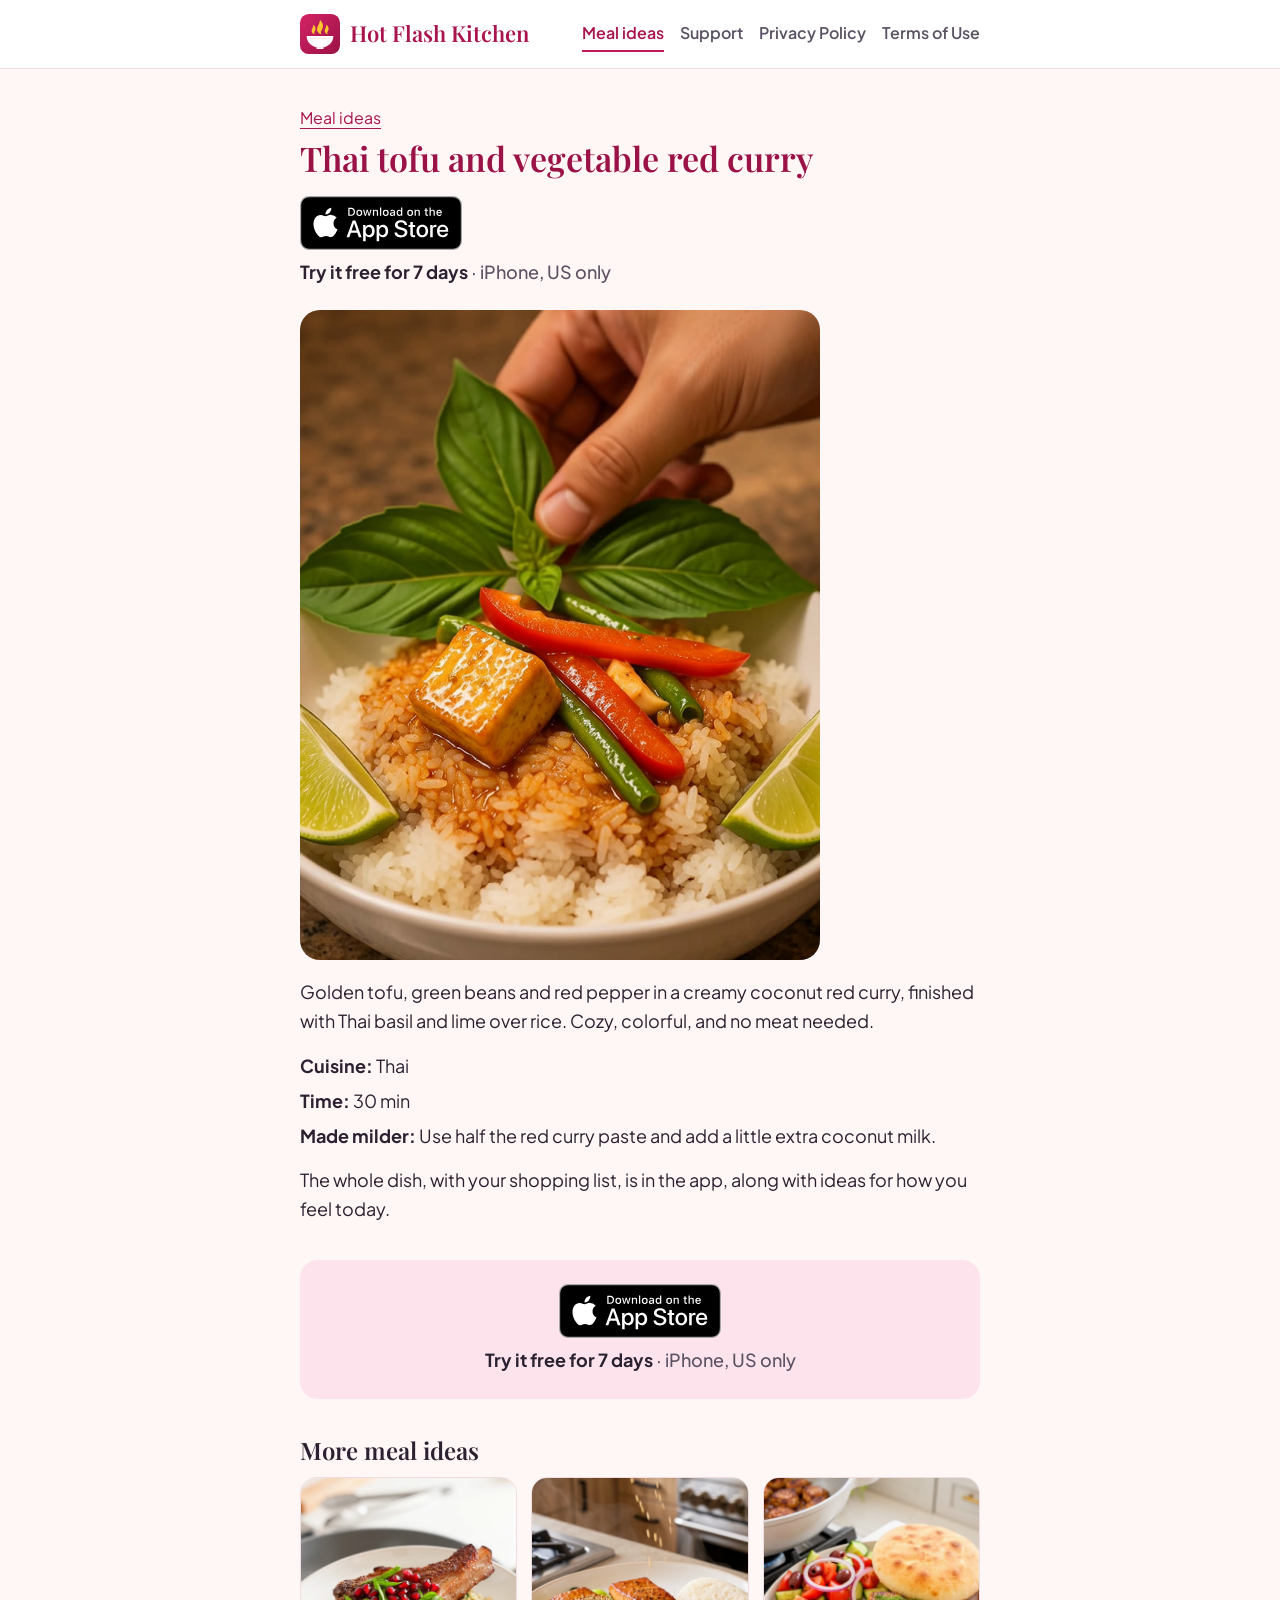
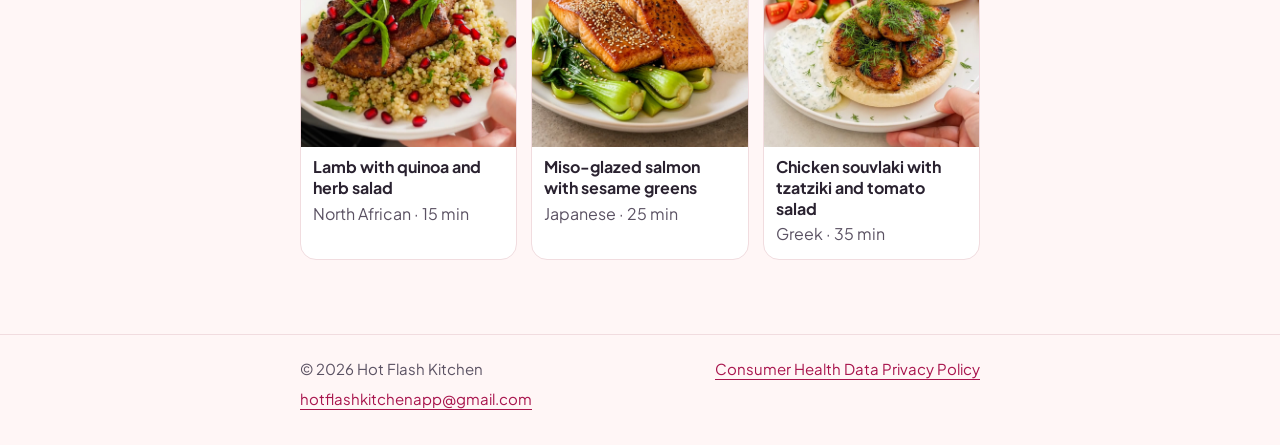
<file: meal-ideas/thai-red-curry/index.html>
<!doctype html>
<html lang="en">
<head>
<meta charset="utf-8">
<meta name="viewport" content="width=device-width, initial-scale=1">
<title>Thai tofu and vegetable red curry | Perimenopause Meal Ideas</title>
<meta name="description" content="Thai tofu and vegetable red curry: a Thai perimenopause meal idea, about 30 minutes. Get meal ideas for how you feel today with Hot Flash Kitchen on iPhone.">
<link rel="canonical" href="https://hotflashkitchen.github.io/meal-ideas/thai-red-curry/">
<meta name="apple-itunes-app" content="app-id=6818412629">
<meta property="og:type" content="website">
<meta property="og:site_name" content="Hot Flash Kitchen">
<meta property="og:title" content="Thai tofu and vegetable red curry | Perimenopause Meal Ideas">
<meta property="og:description" content="Thai tofu and vegetable red curry: a Thai perimenopause meal idea, about 30 minutes. Get meal ideas for how you feel today with Hot Flash Kitchen on iPhone.">
<meta property="og:url" content="https://hotflashkitchen.github.io/meal-ideas/thai-red-curry/">
<meta property="og:image" content="https://hotflashkitchen.github.io/img/meals/thai-red-curry-share.jpg">
<meta property="og:image:width" content="1200">
<meta property="og:image:height" content="630">
<meta property="og:image:alt" content="Thai tofu and vegetable red curry">
<meta name="twitter:card" content="summary_large_image">
<meta name="twitter:title" content="Thai tofu and vegetable red curry | Perimenopause Meal Ideas">
<meta name="twitter:description" content="Thai tofu and vegetable red curry: a Thai perimenopause meal idea, about 30 minutes. Get meal ideas for how you feel today with Hot Flash Kitchen on iPhone.">
<meta name="twitter:image" content="https://hotflashkitchen.github.io/img/meals/thai-red-curry-share.jpg">
<link rel="icon" href="/favicon.svg" type="image/svg+xml">
<link rel="apple-touch-icon" href="/apple-touch-icon.png">
<link rel="stylesheet" href="/site.css?v=a00f2766">
</head>
<body>
<header class="top"><div class="top-in"><a class="brand" href="/">Hot Flash Kitchen<i aria-hidden="true"></i></a><nav><a href="/meal-ideas/" aria-current="page">Meal ideas</a><a href="/support/">Support</a><a href="/privacy-policy/">Privacy Policy</a><a href="/terms-of-use/">Terms of Use</a></nav></div></header>
<main class="page">
<p class="crumb"><a href="/meal-ideas/">Meal ideas</a></p>
<h1>Thai tofu and vegetable red curry</h1>
<div class="cta cta-top"><a class="store-badge" href="https://apps.apple.com/app/apple-store/id6818412629?pt=129544938&ct=website-meal-thai-red-curry&mt=8"><img src="/app-store-badge.svg" alt="Get Hot Flash Kitchen on the App Store" height="54"></a><p class="cta-line">Try it free for 7 days<span> · iPhone, US only</span></p></div>
<img class="meal-photo" src="/img/meals/thai-red-curry.jpg" alt="Thai tofu and vegetable red curry" width="900" height="1125">
<p class="about">Golden tofu, green beans and red pepper in a creamy coconut red curry, finished with Thai basil and lime over rice. Cozy, colorful, and no meat needed.</p>
<ul class="facts"><li><strong>Cuisine:</strong> Thai</li><li><strong>Time:</strong> 30 min</li><li><strong>Made milder:</strong> Use half the red curry paste and add a little extra coconut milk.</li></ul>
<p>The whole dish, with your shopping list, is in the app, along with ideas for how you feel today.</p>
<div class="cta cta-bottom"><a class="store-badge" href="https://apps.apple.com/app/apple-store/id6818412629?pt=129544938&ct=website-meal-thai-red-curry&mt=8"><img src="/app-store-badge.svg" alt="Get Hot Flash Kitchen on the App Store" height="54"></a><p class="cta-line">Try it free for 7 days<span> · iPhone, US only</span></p></div>
<h2>More meal ideas</h2>
<div class="meal-grid"><a class="meal-card" href="/meal-ideas/lamb-quinoa-herb-salad/"><img src="/img/meals/lamb-quinoa-herb-salad.jpg" alt="Lamb with quinoa and herb salad" width="900" height="1125" loading="lazy"><span class="meal-name">Lamb with quinoa and herb salad</span><span class="meal-meta">North African · 15 min</span></a><a class="meal-card" href="/meal-ideas/miso-salmon/"><img src="/img/meals/miso-salmon.jpg" alt="Miso-glazed salmon with sesame greens" width="900" height="1125" loading="lazy"><span class="meal-name">Miso-glazed salmon with sesame greens</span><span class="meal-meta">Japanese · 25 min</span></a><a class="meal-card" href="/meal-ideas/chicken-souvlaki/"><img src="/img/meals/chicken-souvlaki.jpg" alt="Chicken souvlaki with tzatziki and tomato salad" width="900" height="1125" loading="lazy"><span class="meal-name">Chicken souvlaki with tzatziki and tomato salad</span><span class="meal-meta">Greek · 35 min</span></a></div>
</main>
<footer class="foot"><div class="foot-in"><span>© 2026 Hot Flash Kitchen</span><a href="/consumer-health-data/">Consumer Health Data Privacy Policy</a><a href="mailto:hotflashkitchenapp@gmail.com">hotflashkitchenapp@gmail.com</a></div></footer>
</body>
</html>
</file>
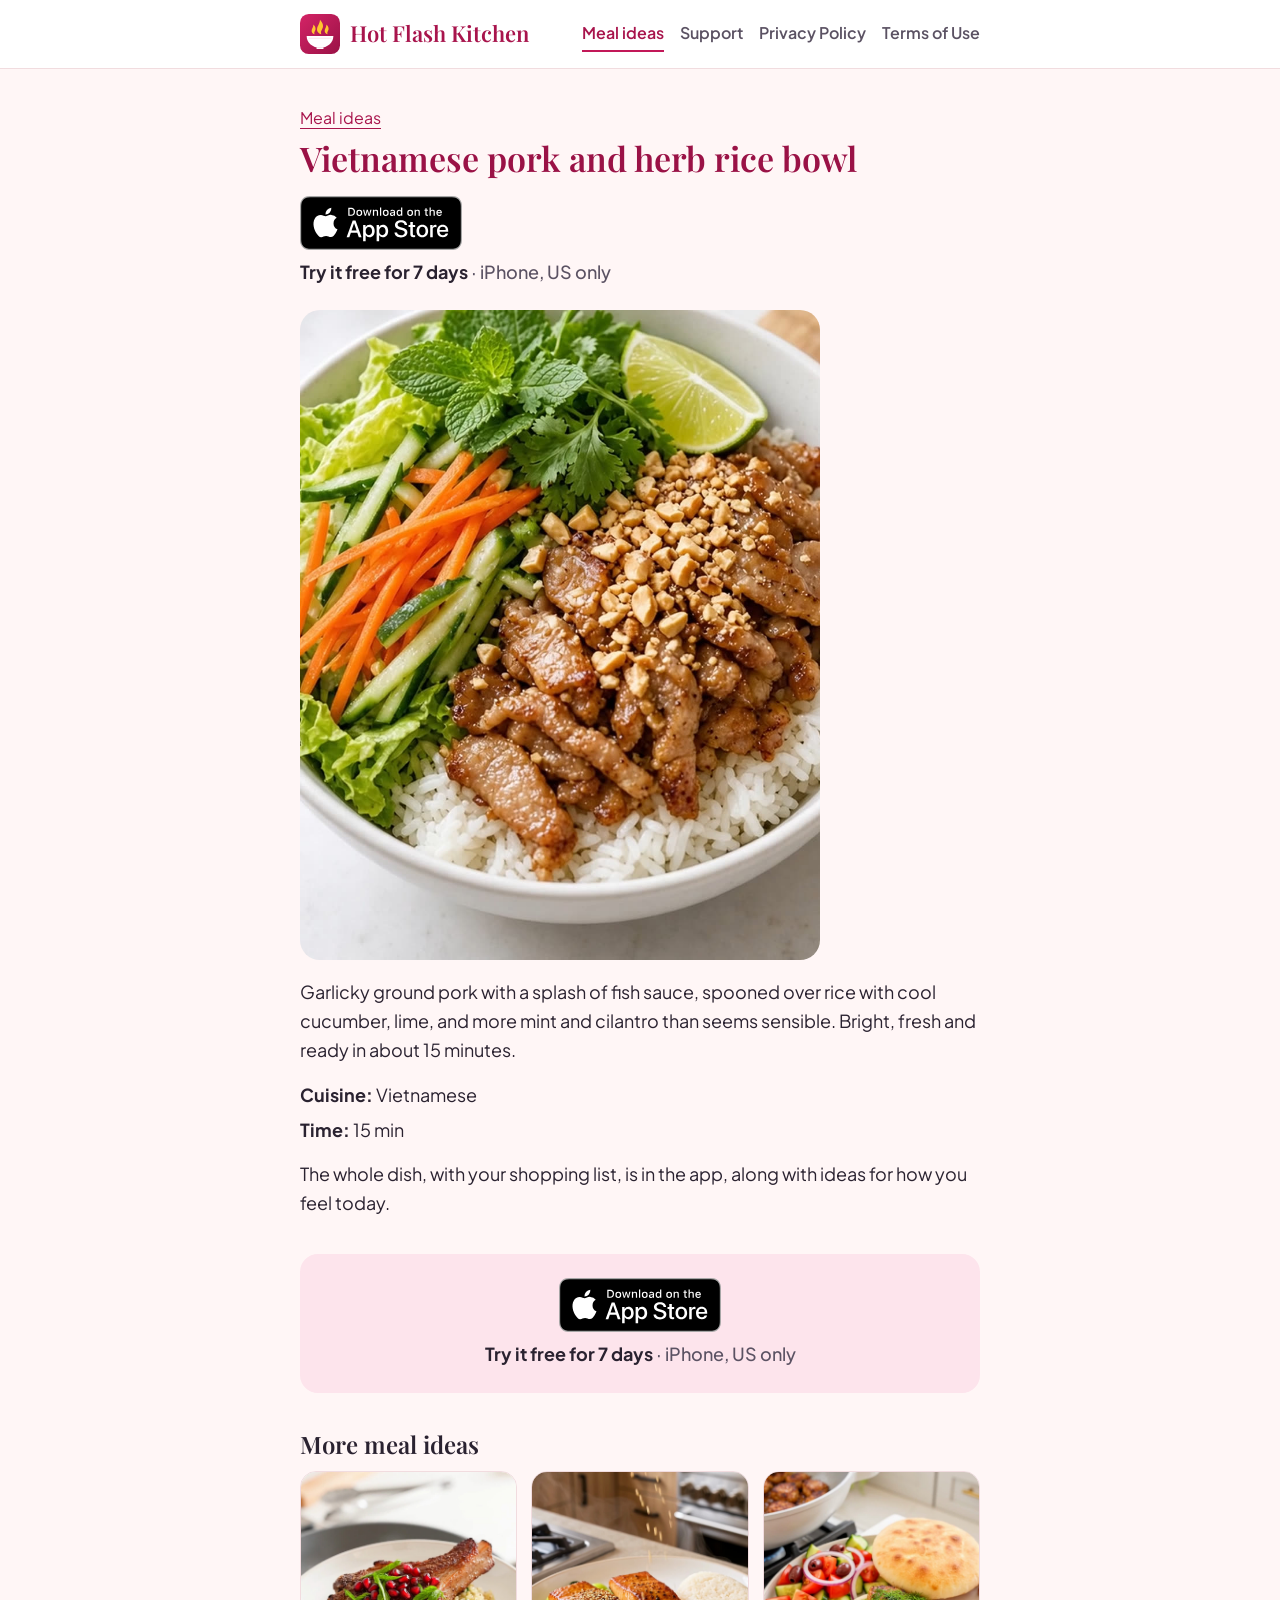
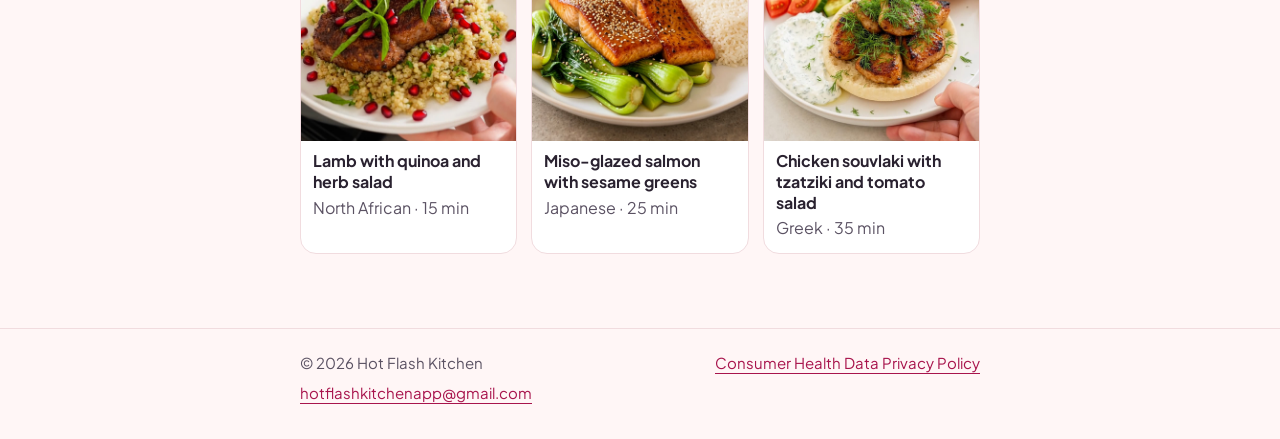
<file: meal-ideas/vietnamese-pork-rice-bowl/index.html>
<!doctype html>
<html lang="en">
<head>
<meta charset="utf-8">
<meta name="viewport" content="width=device-width, initial-scale=1">
<title>Vietnamese pork and herb rice bowl | Perimenopause Meal Ideas</title>
<meta name="description" content="Vietnamese pork and herb rice bowl: a Vietnamese perimenopause meal idea, about 15 minutes. Get meal ideas for how you feel today with Hot Flash Kitchen on iPhone.">
<link rel="canonical" href="https://hotflashkitchen.github.io/meal-ideas/vietnamese-pork-rice-bowl/">
<meta name="apple-itunes-app" content="app-id=6818412629">
<meta property="og:type" content="website">
<meta property="og:site_name" content="Hot Flash Kitchen">
<meta property="og:title" content="Vietnamese pork and herb rice bowl | Perimenopause Meal Ideas">
<meta property="og:description" content="Vietnamese pork and herb rice bowl: a Vietnamese perimenopause meal idea, about 15 minutes. Get meal ideas for how you feel today with Hot Flash Kitchen on iPhone.">
<meta property="og:url" content="https://hotflashkitchen.github.io/meal-ideas/vietnamese-pork-rice-bowl/">
<meta property="og:image" content="https://hotflashkitchen.github.io/img/meals/vietnamese-pork-rice-bowl-share.jpg">
<meta property="og:image:width" content="1200">
<meta property="og:image:height" content="630">
<meta property="og:image:alt" content="Vietnamese pork and herb rice bowl">
<meta name="twitter:card" content="summary_large_image">
<meta name="twitter:title" content="Vietnamese pork and herb rice bowl | Perimenopause Meal Ideas">
<meta name="twitter:description" content="Vietnamese pork and herb rice bowl: a Vietnamese perimenopause meal idea, about 15 minutes. Get meal ideas for how you feel today with Hot Flash Kitchen on iPhone.">
<meta name="twitter:image" content="https://hotflashkitchen.github.io/img/meals/vietnamese-pork-rice-bowl-share.jpg">
<link rel="icon" href="/favicon.svg" type="image/svg+xml">
<link rel="apple-touch-icon" href="/apple-touch-icon.png">
<link rel="stylesheet" href="/site.css?v=a00f2766">
</head>
<body>
<header class="top"><div class="top-in"><a class="brand" href="/">Hot Flash Kitchen<i aria-hidden="true"></i></a><nav><a href="/meal-ideas/" aria-current="page">Meal ideas</a><a href="/support/">Support</a><a href="/privacy-policy/">Privacy Policy</a><a href="/terms-of-use/">Terms of Use</a></nav></div></header>
<main class="page">
<p class="crumb"><a href="/meal-ideas/">Meal ideas</a></p>
<h1>Vietnamese pork and herb rice bowl</h1>
<div class="cta cta-top"><a class="store-badge" href="https://apps.apple.com/app/apple-store/id6818412629?pt=129544938&ct=website-meal-vietnamese-pork-rice-bowl&mt=8"><img src="/app-store-badge.svg" alt="Get Hot Flash Kitchen on the App Store" height="54"></a><p class="cta-line">Try it free for 7 days<span> · iPhone, US only</span></p></div>
<img class="meal-photo" src="/img/meals/vietnamese-pork-rice-bowl.jpg" alt="Vietnamese pork and herb rice bowl" width="900" height="1125">
<p class="about">Garlicky ground pork with a splash of fish sauce, spooned over rice with cool cucumber, lime, and more mint and cilantro than seems sensible. Bright, fresh and ready in about 15 minutes.</p>
<ul class="facts"><li><strong>Cuisine:</strong> Vietnamese</li><li><strong>Time:</strong> 15 min</li></ul>
<p>The whole dish, with your shopping list, is in the app, along with ideas for how you feel today.</p>
<div class="cta cta-bottom"><a class="store-badge" href="https://apps.apple.com/app/apple-store/id6818412629?pt=129544938&ct=website-meal-vietnamese-pork-rice-bowl&mt=8"><img src="/app-store-badge.svg" alt="Get Hot Flash Kitchen on the App Store" height="54"></a><p class="cta-line">Try it free for 7 days<span> · iPhone, US only</span></p></div>
<h2>More meal ideas</h2>
<div class="meal-grid"><a class="meal-card" href="/meal-ideas/lamb-quinoa-herb-salad/"><img src="/img/meals/lamb-quinoa-herb-salad.jpg" alt="Lamb with quinoa and herb salad" width="900" height="1125" loading="lazy"><span class="meal-name">Lamb with quinoa and herb salad</span><span class="meal-meta">North African · 15 min</span></a><a class="meal-card" href="/meal-ideas/miso-salmon/"><img src="/img/meals/miso-salmon.jpg" alt="Miso-glazed salmon with sesame greens" width="900" height="1125" loading="lazy"><span class="meal-name">Miso-glazed salmon with sesame greens</span><span class="meal-meta">Japanese · 25 min</span></a><a class="meal-card" href="/meal-ideas/chicken-souvlaki/"><img src="/img/meals/chicken-souvlaki.jpg" alt="Chicken souvlaki with tzatziki and tomato salad" width="900" height="1125" loading="lazy"><span class="meal-name">Chicken souvlaki with tzatziki and tomato salad</span><span class="meal-meta">Greek · 35 min</span></a></div>
</main>
<footer class="foot"><div class="foot-in"><span>© 2026 Hot Flash Kitchen</span><a href="/consumer-health-data/">Consumer Health Data Privacy Policy</a><a href="mailto:hotflashkitchenapp@gmail.com">hotflashkitchenapp@gmail.com</a></div></footer>
</body>
</html>
</file>
<file: site.css>
@font-face{font-family:"Playfair Display";font-style:normal;font-weight:400 900;font-display:swap;src:url(/fonts/playfair-display-latin-ext.woff2) format("woff2");unicode-range:U+0100-02BA,U+02BD-02C5,U+02C7-02CC,U+02CE-02D7,U+02DD-02FF,U+0304,U+0308,U+0329,U+1D00-1DBF,U+1E00-1E9F,U+1EF2-1EFF,U+2020,U+20A0-20AB,U+20AD-20C0,U+2113,U+2C60-2C7F,U+A720-A7FF}
@font-face{font-family:"Playfair Display";font-style:normal;font-weight:400 900;font-display:swap;src:url(/fonts/playfair-display-latin.woff2) format("woff2");unicode-range:U+0000-00FF,U+0131,U+0152-0153,U+02BB-02BC,U+02C6,U+02DA,U+02DC,U+0304,U+0308,U+0329,U+2000-206F,U+20AC,U+2122,U+2191,U+2193,U+2212,U+2215,U+FEFF,U+FFFD}
@font-face{font-family:"Plus Jakarta Sans";font-style:normal;font-weight:400 800;font-display:swap;src:url(/fonts/plus-jakarta-sans-latin-ext.woff2) format("woff2");unicode-range:U+0100-02BA,U+02BD-02C5,U+02C7-02CC,U+02CE-02D7,U+02DD-02FF,U+0304,U+0308,U+0329,U+1D00-1DBF,U+1E00-1E9F,U+1EF2-1EFF,U+2020,U+20A0-20AB,U+20AD-20C0,U+2113,U+2C60-2C7F,U+A720-A7FF}
@font-face{font-family:"Plus Jakarta Sans";font-style:normal;font-weight:400 800;font-display:swap;src:url(/fonts/plus-jakarta-sans-latin.woff2) format("woff2");unicode-range:U+0000-00FF,U+0131,U+0152-0153,U+02BB-02BC,U+02C6,U+02DA,U+02DC,U+0304,U+0308,U+0329,U+2000-206F,U+20AC,U+2122,U+2191,U+2193,U+2212,U+2215,U+FEFF,U+FFFD}
:root{--paper:#FFF6F6;--card:#FFFFFF;--ink:#2A2230;--muted:#5B5263;--edge:#F1DCDF;--main:#C21858;--main-text:#A8144C;--main-soft:#FDE4EC;--head:#9A1246;--sun:#FFC52E;color-scheme:light}
@media (prefers-color-scheme:dark){:root{--paper:#211619;--card:#2D1F24;--ink:#FAF4F6;--muted:#C9BDC8;--edge:#4A3139;--main:#F0507F;--main-text:#FF9DBB;--main-soft:#452331;--head:#FFF3F6;color-scheme:dark}}
*{box-sizing:border-box}
html{-webkit-text-size-adjust:100%}
body{margin:0;background:var(--paper);color:var(--ink);font:18px/1.6 "Plus Jakarta Sans",system-ui,sans-serif}
.top{border-bottom:1px solid var(--edge);background:var(--card)}
.top-in,.page,.foot-in{max-width:720px;margin:0 auto;padding-inline:20px}
.top-in{display:flex;flex-wrap:wrap;align-items:center;justify-content:space-between;gap:10px 20px;padding-block:14px}
.brand{font-family:"Playfair Display",Georgia,serif;font-weight:600;font-size:22px;color:var(--main-text);text-decoration:none}
/* The shared header: the app icon (the warm bowl, /logo.svg) before the name, on every page that uses
   the header (class="brand"), so new pages get it too. Legal pages (body class="legal") show it smaller. */
.brand{display:inline-flex;align-items:center;gap:10px}
.brand::before{content:"";flex:none;width:40px;height:40px;background:url(/logo.svg) center/contain no-repeat}
.brand i{display:none}
.legal .brand{font-size:19px;gap:8px}
.legal .brand::before{width:28px;height:28px}
nav{display:flex;flex-wrap:wrap;gap:6px 16px}
nav a{color:var(--muted);text-decoration:none;font-weight:600;font-size:16px;padding:4px 0;border-bottom:2px solid transparent}
nav a[aria-current]{color:var(--main-text);border-color:var(--main)}
.page{padding-block:36px 56px}
h1,h2,h3{font-family:"Playfair Display",Georgia,serif;font-weight:600;text-wrap:balance}
h1{font-size:34px;line-height:1.15;color:var(--head);margin:0 0 18px}
h2{font-size:24px;line-height:1.25;margin:36px 0 10px}
h3{font-size:20px;margin:26px 0 8px}
p,ul,ol{margin:0 0 16px;max-width:66ch}
li{margin:0 0 6px}
a{color:var(--main-text);text-underline-offset:4px}
strong{font-weight:700}
.page > p:first-of-type strong:first-child{color:var(--main-text)}
table{border-collapse:collapse;margin:0 0 18px;font-size:16px;display:block;overflow-x:auto}
th,td{border:1px solid var(--edge);padding:8px 10px;text-align:left;vertical-align:top}
code{font-size:.9em;background:var(--main-soft);padding:1px 5px;border-radius:6px}
.foot{border-top:1px solid var(--edge);color:var(--muted);font-size:15px}
.foot-in{padding-block:22px 34px;display:flex;flex-wrap:wrap;gap:6px 18px;justify-content:space-between}
.signup{margin:8px 0 24px;max-width:560px}
.signup label{display:block;font-weight:600;margin:0 0 8px}
.signup-row{display:flex;flex-wrap:wrap;gap:10px}
.signup input{flex:1 1 240px;min-height:54px;padding:0 16px;font:inherit;color:var(--ink);background:var(--card);border:1px solid var(--edge);border-radius:14px}
.signup button{min-height:54px;padding:0 24px;font:600 17px "Plus Jakarta Sans",system-ui,sans-serif;color:#fff;background:var(--main);border:0;border-radius:14px;cursor:pointer}
@media (prefers-color-scheme:dark){.signup button{color:#2A0714}}
.fine{font-size:15px;color:var(--muted)}
/* The launch box: the line, about a subheading's size, with the button centered under it. */
.launch{background:var(--main-soft);border-radius:18px;padding:28px 24px;margin:0 0 28px;display:flex;flex-direction:column;align-items:center;gap:18px;text-align:center}
.launch p{margin:0;max-width:none;font-family:"Playfair Display",Georgia,serif;font-weight:600;font-size:24px;line-height:1.25;color:var(--head)}
.launch p strong{color:inherit;font-weight:600}
.launch .btn{font-size:20px;min-width:280px}
/* From the release: the app icon and Apple's official badge side by side, both links to the App Store. The badge is
   only scaled (54px tall, over Apple's 40px minimum), with more than a quarter of its height clear around it. */
.store-links{display:flex;flex-wrap:wrap;align-items:center;justify-content:center;gap:24px}
.store-links a{display:block;line-height:0;border-radius:18px}
.store-links a:focus-visible{outline:3px solid var(--main-text);outline-offset:4px}
.store-icon img{width:80px;height:80px;border-radius:18px}
.store-badge img{height:54px;width:auto}
/* "Tap the icon to get the app." right under the icon and badge (Nov 3): plain sans, readable, in the ink color. */
.launch p.tap{margin:-4px 0 0;font-family:"Plus Jakarta Sans",system-ui,sans-serif;font-weight:600;font-size:17px;line-height:1.45;color:var(--ink)}
.launch p.tap + p.android{margin-top:-12px}
/* The small Android line under the badge (from the release; no date). */
.launch p.android{margin:-6px 0 0;font-family:"Plus Jakarta Sans",system-ui,sans-serif;font-weight:500;font-size:16px;line-height:1.45;color:var(--muted)}
/* Actions are buttons, not underlined links (the app's rule): large, filled, in the brand color,
   the full width of a phone. .btn-row lays them two by two on wider screens (four follow buttons, Oct 10). */
.btn{display:inline-flex;align-items:center;justify-content:center;min-height:56px;padding:0 28px;border-radius:14px;background:var(--main);color:#fff;font:600 18px "Plus Jakarta Sans",system-ui,sans-serif;text-decoration:none;text-align:center}
.btn:hover{filter:brightness(1.06)}
.btn:focus-visible{outline:3px solid var(--main-text);outline-offset:3px}
@media (prefers-color-scheme:dark){.btn{color:#2A0714}}
.btn-row{display:grid;grid-template-columns:repeat(2,minmax(0,1fr));gap:12px;margin:8px 0 28px;max-width:720px}
.btn-row .btn{padding:0 12px;white-space:nowrap}
@media (max-width:600px){.btn{width:100%}.btn-row{grid-template-columns:1fr}}
/* The mission line, as a quote under the logo (Oct 7). */
.mission{margin:0 0 28px;padding:4px 0 4px 18px;border-left:4px solid var(--main)}
.mission p{margin:0;max-width:none;font-family:"Playfair Display",Georgia,serif;font-style:italic;font-weight:500;font-size:24px;line-height:1.35;color:var(--head)}
/* Nov 15 (the owner): the home page's hero, the call to action on every page, How it works, the meal ideas. On a phone the
   headline, the offer line and Apple's badge sit above the fold; the photo follows. */
img{max-width:100%;height:auto}
.hero{display:grid;gap:22px;align-items:center;margin:0 0 30px}
@media (min-width:760px){.hero{grid-template-columns:1.15fr .85fr;gap:36px}}
.hero h1{font-size:34px;margin:0 0 12px}
@media (min-width:760px){.hero h1{font-size:44px}}
.tagline{margin:0 0 12px;max-width:none;font-family:"Playfair Display",Georgia,serif;font-style:italic;font-weight:500;font-size:21px;line-height:1.35;color:var(--head)}
.offer{font-weight:700;font-size:19px;line-height:1.45;color:var(--main-text);margin:0 0 16px;max-width:none}
.hero-img{width:100%;max-width:400px;justify-self:center;border-radius:24px}
.cta{display:flex;flex-direction:column;align-items:flex-start;gap:8px;margin:0 0 24px}
.cta-bottom{align-items:center;text-align:center;background:var(--main-soft);border-radius:18px;padding:24px 20px;margin:36px 0 12px}
.cta .store-badge{display:inline-block;line-height:0;border-radius:10px}
.cta .store-badge:focus-visible{outline:3px solid var(--main-text);outline-offset:4px}
.cta .store-badge img{height:54px;width:auto}
.cta-line{margin:0;font-weight:700;font-size:18px;color:var(--ink);max-width:none}
.cta-line span{font-weight:500;color:var(--muted)}
.how{padding-left:24px}
.how li{margin:0 0 10px}
.meal-grid{display:grid;grid-template-columns:repeat(2,minmax(0,1fr));gap:14px;margin:12px 0 18px}
@media (min-width:760px){.meal-grid{grid-template-columns:repeat(3,minmax(0,1fr))}}
.meal-card{display:flex;flex-direction:column;gap:2px;text-decoration:none;color:var(--ink);background:var(--card);border:1px solid var(--edge);border-radius:16px;overflow:hidden}
.meal-card:focus-visible{outline:3px solid var(--main-text);outline-offset:3px}
.meal-card img{width:100%;aspect-ratio:4/5;object-fit:cover}
.meal-name{font-weight:700;font-size:16px;line-height:1.3;padding:8px 12px 0}
.meal-meta{font-size:16px;color:var(--muted);padding:0 12px 12px}
.meal-photo{width:100%;max-width:520px;border-radius:20px;display:block;margin:0 0 18px}
.facts{list-style:none;padding:0}
.crumb{margin:0 0 8px;font-size:16px}
.help{text-align:center;max-width:none}
</file>
